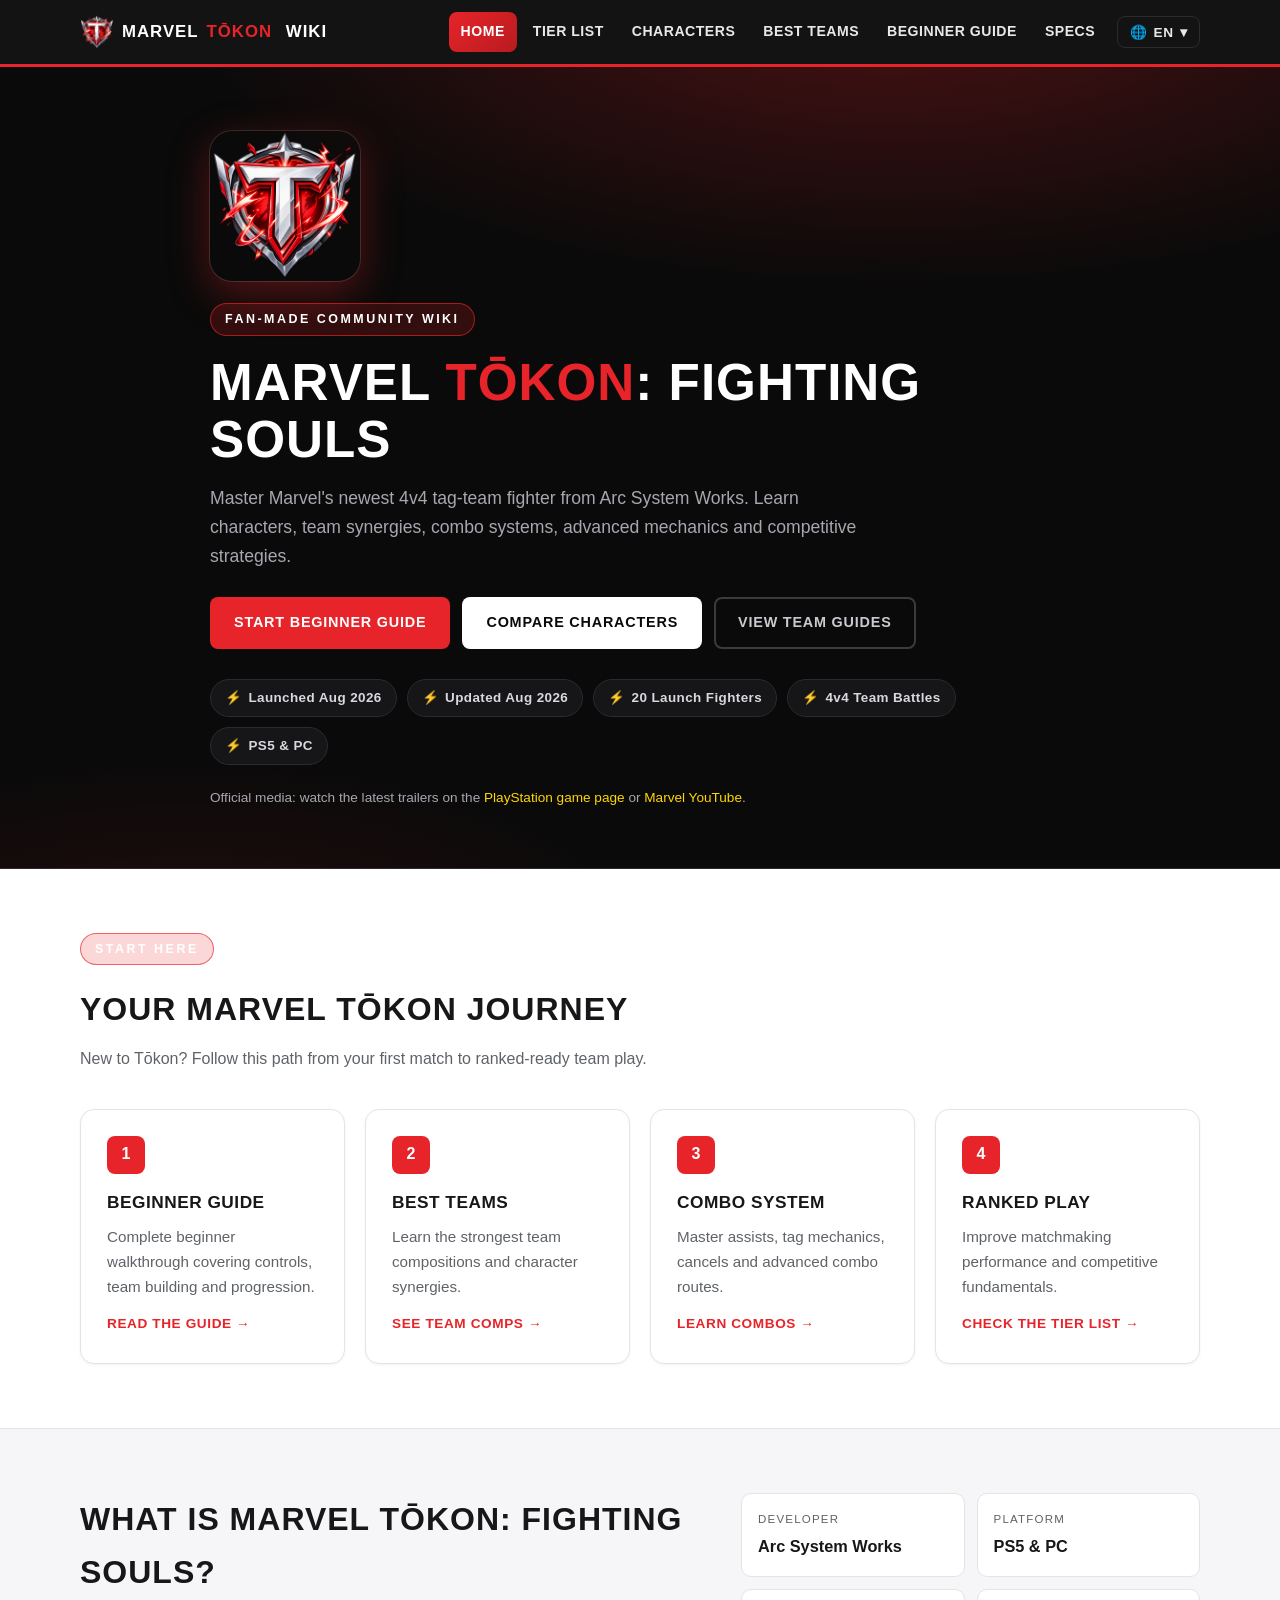
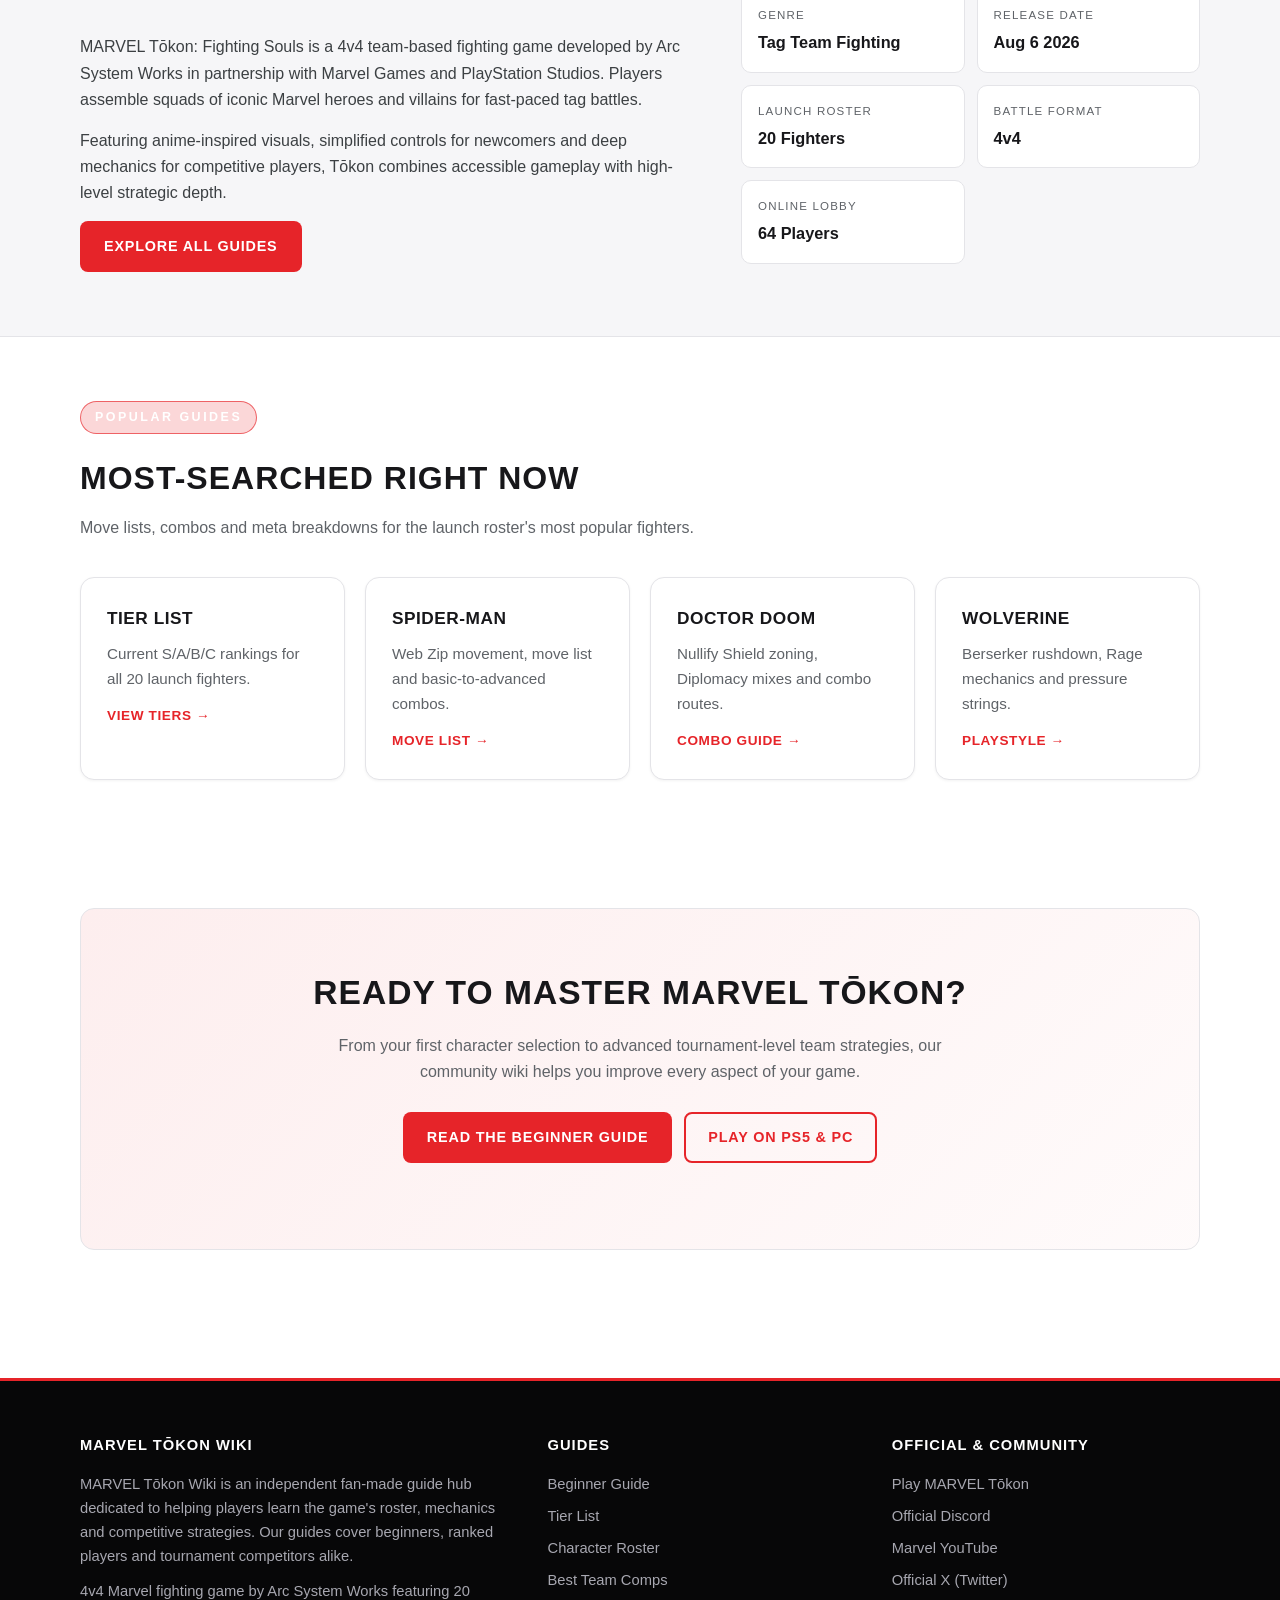
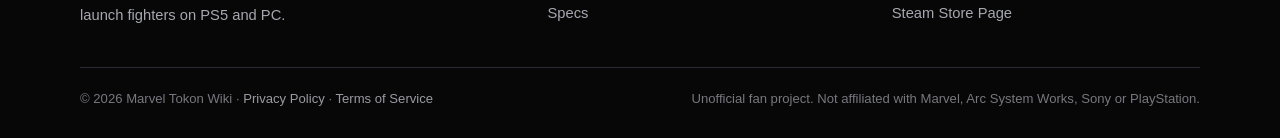
<file: index.html>
<!doctype html>
<html lang="en">
<head>
<!-- GA_SNIPPET -->
<!-- Google tag (gtag.js) -->
<script async src="https://www.googletagmanager.com/gtag/js?id=G-MLSF5EJ6S0"></script>
<script>
  window.dataLayer = window.dataLayer || [];
  function gtag(){dataLayer.push(arguments);}
  gtag('js', new Date());

  gtag('config', 'G-MLSF5EJ6S0');
</script>
<!-- /GA_SNIPPET -->
<meta charset="UTF-8">
<meta name="viewport" content="width=device-width, initial-scale=1.0">
<title>MARVEL Tōkon Wiki – Tier List, Roster, Guides &amp; Requirements</title>
<meta name="description" content="The ultimate MARVEL Tōkon wiki: current tier list, full 20-fighter roster, move lists &amp; combos, best team comps, crossplay and PC system requirements.">
<meta name="keywords" content="MARVEL Tokon, Marvel Tōkon Fighting Souls, tier list, roster">
<link rel="canonical" href="https://www.marveltokonwiki.wiki/">
<meta property="og:type" content="website">
<meta property="og:site_name" content="Marvel Tokon Wiki">
<meta property="og:title" content="MARVEL Tōkon Wiki – Tier List, Roster, Guides &amp; Requirements">
<meta property="og:description" content="The ultimate MARVEL Tōkon wiki: tier list, full roster, move lists &amp; combos, best team comps, crossplay and PC system requirements.">
<meta property="og:url" content="https://www.marveltokonwiki.wiki/">
<meta name="twitter:card" content="summary">
<link rel="icon" href="/favicon.ico" sizes="any">
<link rel="icon" href="/favicon-32x32.png" type="image/png" sizes="32x32">
<link rel="icon" href="/favicon-16x16.png" type="image/png" sizes="16x16">
<link rel="apple-touch-icon" href="/apple-touch-icon.png">
<link rel="manifest" href="/site.webmanifest">
<link rel="stylesheet" href="/assets/css/style.css">
<script type="application/ld+json">
{"@context":"https://schema.org","@type":"WebSite","name":"Marvel Tokon Wiki","url":"https://www.marveltokonwiki.wiki/","description":"Community wiki for MARVEL Tōkon: Fighting Souls – tier lists, move lists, combos, team comps and system requirements."}
</script>
</head>
<body>
<header class="site-header">
  <div class="container nav-wrap">
    <a class="brand" href="/"><img src="/favicon-32x32.png" alt="Marvel Tokon Wiki logo">MARVEL <em>Tōkon</em>&nbsp;Wiki</a>
    <button class="nav-toggle" aria-label="Toggle navigation" aria-expanded="false">&#9776;</button>
    <ul class="nav-links">
      <li><a href="/" class="active" data-i18n="nav.home">Home</a></li>
      <li><a href="/tier-list/" data-i18n="nav.tier">Tier List</a></li>
      <li><a href="/characters/" data-i18n="nav.characters">Characters</a></li>
      <li><a href="/guides/best-teams/" data-i18n="nav.teams">Best Teams</a></li>
      <li><a href="/guides/beginner/" data-i18n="nav.beginner">Beginner Guide</a></li>
      <li><a href="/system-requirements/" data-i18n="nav.specs">Specs</a></li>
    </ul>
  </div>
</header>

<main>
  <section class="hero">
    <div class="container hero-inner">
      <img class="hero-logo" src="/logo.png" alt="">
      <span class="eyebrow" data-i18n="home.eyebrow">Fan-Made Community Wiki</span>
      <h1 data-i18n="home.h1">MARVEL <span>Tōkon</span>: Fighting Souls</h1>
      <p class="lead" data-i18n="h.lead">Master Marvel's newest 4v4 tag-team fighter from Arc System Works. Learn characters, team synergies, combo systems, advanced mechanics and competitive strategies.</p>
      <div class="cta-row">
        <a class="btn btn-primary" href="/guides/beginner/" data-i18n="home.cta1">Start Beginner Guide</a>
        <a class="btn btn-light" href="/characters/" data-i18n="home.cta2">Compare Characters</a>
        <a class="btn btn-ghost" href="/guides/best-teams/" data-i18n="home.cta3">View Team Guides</a>
      </div>
      <ul class="hero-stats">
        <li data-i18n="h.stat1">Launched Aug 2026</li>
        <li data-i18n="h.stat2">Updated Aug 2026</li>
        <li data-i18n="h.stat3">20 Launch Fighters</li>
        <li data-i18n="h.stat4">4v4 Team Battles</li>
        <li data-i18n="h.stat5">PS5 &amp; PC</li>
      </ul>
      <p class="video-note" data-i18n="h.video">Official media: watch the latest trailers on the <a href="https://www.playstation.com/games/marvel-tokon-fighting-souls/" target="_blank" rel="noopener">PlayStation game page</a> or <a href="https://www.youtube.com/@Marvel" target="_blank" rel="noopener" data-i18n="f.youtube">Marvel YouTube</a>.</p>
    </div>
  </section>

  <section class="section">
    <div class="container">
      <div class="section-head">
        <span class="eyebrow" data-i18n="home.startEyebrow">Start Here</span>
        <h2 data-i18n="home.startTitle">Your MARVEL Tōkon Journey</h2>
        <p data-i18n="home.startP">New to Tōkon? Follow this path from your first match to ranked-ready team play.</p>
      </div>
      <div class="grid grid-4">
        <article class="card">
          <span class="num">1</span>
          <h3 data-i18n="home.card1"><a href="/guides/beginner/">Beginner Guide</a></h3>
          <p data-i18n="home.card1d">Complete beginner walkthrough covering controls, team building and progression.</p>
          <a class="card-link" href="/guides/beginner/" data-i18n="h.l1">Read the guide &rarr;</a>
        </article>
        <article class="card">
          <span class="num">2</span>
          <h3 data-i18n="home.card2"><a href="/guides/best-teams/">Best Teams</a></h3>
          <p data-i18n="home.card2d">Learn the strongest team compositions and character synergies.</p>
          <a class="card-link" href="/guides/best-teams/" data-i18n="h.l2">See team comps &rarr;</a>
        </article>
        <article class="card">
          <span class="num">3</span>
          <h3 data-i18n="home.card3"><a href="/characters/spider-man/">Combo System</a></h3>
          <p data-i18n="home.card3d">Master assists, tag mechanics, cancels and advanced combo routes.</p>
          <a class="card-link" href="/characters/spider-man/" data-i18n="h.l3">Learn combos &rarr;</a>
        </article>
        <article class="card">
          <span class="num">4</span>
          <h3 data-i18n="home.card4"><a href="/tier-list/">Ranked Play</a></h3>
          <p data-i18n="home.card4d">Improve matchmaking performance and competitive fundamentals.</p>
          <a class="card-link" href="/tier-list/" data-i18n="h.l4">Check the tier list &rarr;</a>
        </article>
      </div>
    </div>
  </section>

  <section class="section section-alt">
    <div class="container about-grid">
      <div class="about-copy">
        <div class="section-head">
          <h2 data-i18n="home.aboutTitle">What is MARVEL Tōkon: Fighting Souls?</h2>
        </div>
        <p data-i18n="h.aboutP1">MARVEL Tōkon: Fighting Souls is a 4v4 team-based fighting game developed by Arc System Works in partnership with Marvel Games and PlayStation Studios. Players assemble squads of iconic Marvel heroes and villains for fast-paced tag battles.</p>
        <p data-i18n="h.aboutP2">Featuring anime-inspired visuals, simplified controls for newcomers and deep mechanics for competitive players, Tōkon combines accessible gameplay with high-level strategic depth.</p>
        <a class="btn btn-primary" href="/characters/" data-i18n="home.aboutCta">Explore All Guides</a>
      </div>
      <div class="stat-grid">
        <div class="stat-item"><div class="label">Developer</div><div class="value">Arc System Works</div></div>
        <div class="stat-item"><div class="label">Platform</div><div class="value">PS5 &amp; PC</div></div>
        <div class="stat-item"><div class="label">Genre</div><div class="value">Tag Team Fighting</div></div>
        <div class="stat-item"><div class="label">Release Date</div><div class="value">Aug 6 2026</div></div>
        <div class="stat-item"><div class="label">Launch Roster</div><div class="value">20 Fighters</div></div>
        <div class="stat-item"><div class="label">Battle Format</div><div class="value">4v4</div></div>
        <div class="stat-item"><div class="label">Online Lobby</div><div class="value">64 Players</div></div>
      </div>
    </div>
  </section>

  <section class="section">
    <div class="container">
      <div class="section-head">
        <span class="eyebrow" data-i18n="home.popEyebrow">Popular Guides</span>
        <h2 data-i18n="home.popTitle">Most-Searched Right Now</h2>
        <p data-i18n="home.popP">Move lists, combos and meta breakdowns for the launch roster's most popular fighters.</p>
      </div>
      <div class="grid grid-4">
        <article class="card"><h3><a href="/tier-list/">Tier List</a></h3><p data-i18n="h.pop1p">Current S/A/B/C rankings for all 20 launch fighters.</p><a class="card-link" href="/tier-list/" data-i18n="h.popl1">View tiers &rarr;</a></article>
        <article class="card"><h3><a href="/characters/spider-man/">Spider-Man</a></h3><p data-i18n="h.pop2p">Web Zip movement, move list and basic-to-advanced combos.</p><a class="card-link" href="/characters/spider-man/" data-i18n="h.popl2">Move list &rarr;</a></article>
        <article class="card"><h3><a href="/characters/doctor-doom/">Doctor Doom</a></h3><p data-i18n="h.pop3p">Nullify Shield zoning, Diplomacy mixes and combo routes.</p><a class="card-link" href="/characters/doctor-doom/" data-i18n="h.popl3">Combo guide &rarr;</a></article>
        <article class="card"><h3><a href="/characters/wolverine/">Wolverine</a></h3><p data-i18n="h.pop4p">Berserker rushdown, Rage mechanics and pressure strings.</p><a class="card-link" href="/characters/wolverine/" data-i18n="h.popl4">Playstyle &rarr;</a></article>
      </div>
    </div>
  </section>

  <section class="section">
    <div class="container">
      <div class="final-cta">
        <h2 data-i18n="home.ctaTitle">Ready to Master MARVEL Tōkon?</h2>
        <p data-i18n="home.ctaP">From your first character selection to advanced tournament-level team strategies, our community wiki helps you improve every aspect of your game.</p>
        <div class="cta-row" style="justify-content:center">
          <a class="btn btn-primary" href="/guides/beginner/" data-i18n="home.ctaB1">Read the Beginner Guide</a>
          <a class="btn btn-outline" href="https://www.playstation.com/games/marvel-tokon-fighting-souls/" target="_blank" rel="noopener" data-i18n="home.ctaB2">Play on PS5 &amp; PC</a>
        </div>
      </div>
    </div>
  </section>
</main>

<footer class="site-footer">
  <div class="container">
    <div class="footer-grid">
      <div>
        <h4>MARVEL Tōkon Wiki</h4>
        <p data-i18n="f.about1home">MARVEL Tōkon Wiki is an independent fan-made guide hub dedicated to helping players learn the game's roster, mechanics and competitive strategies. Our guides cover beginners, ranked players and tournament competitors alike.</p>
        <p style="margin-top:10px" data-i18n="f.about2">4v4 Marvel fighting game by Arc System Works featuring 20 launch fighters on PS5 and PC.</p>
      </div>
      <div>
        <h4 data-i18n="footer.guides">Guides</h4>
        <ul>
          <li><a href="/guides/beginner/" data-i18n="nav.beginner">Beginner Guide</a></li>
          <li><a href="/tier-list/" data-i18n="nav.tier">Tier List</a></li>
          <li data-i18n="f.roster"><a href="/characters/">Character Roster</a></li>
          <li data-i18n="f.teams"><a href="/guides/best-teams/">Best Team Comps</a></li>
          <li><a href="/system-requirements/" data-i18n="nav.specs">Specs</a></li>
        </ul>
      </div>
      <div>
        <h4 data-i18n="footer.official">Official &amp; Community</h4>
        <ul>
          <li><a href="https://www.playstation.com/games/marvel-tokon-fighting-souls/" target="_blank" rel="noopener" data-i18n="f.play">Play MARVEL Tōkon</a></li>
          <li><a href="https://discord.gg/marveltokonofficial" target="_blank" rel="noopener" data-i18n="f.discord">Official Discord</a></li>
          <li><a href="https://www.youtube.com/@Marvel" target="_blank" rel="noopener" data-i18n="f.youtube">Marvel YouTube</a></li>
          <li><a href="https://x.com/MARVELTokon" target="_blank" rel="noopener" data-i18n="f.x">Official X (Twitter)</a></li>
          <li><a href="https://store.steampowered.com/app/3787240/MARVEL_Tkon_Fighting_Souls/" target="_blank" rel="noopener" data-i18n="f.steam">Steam Store Page</a></li>
        </ul>
      </div>
    </div>
    <div class="footer-bottom">
      <span data-i18n="f.copy">&copy; <span data-year>2026</span> Marvel Tokon Wiki &middot; <a href="/privacy/">Privacy Policy</a> &middot; <a href="/terms/">Terms of Service</a></span>
      <span data-i18n="footer.disclaimer">Unofficial fan project. Not affiliated with Marvel, Arc System Works, Sony or PlayStation.</span>
    </div>
  </div>
</footer>
<script src="/assets/js/main.js"></script>
<script src="/assets/js/i18n-extra-es.js"></script>
<script src="/assets/js/i18n-extra-ja.js"></script>
<script src="/assets/js/i18n-extra-pt.js"></script>
<script src="/assets/js/i18n.js"></script>
</body>
</html>
</file>
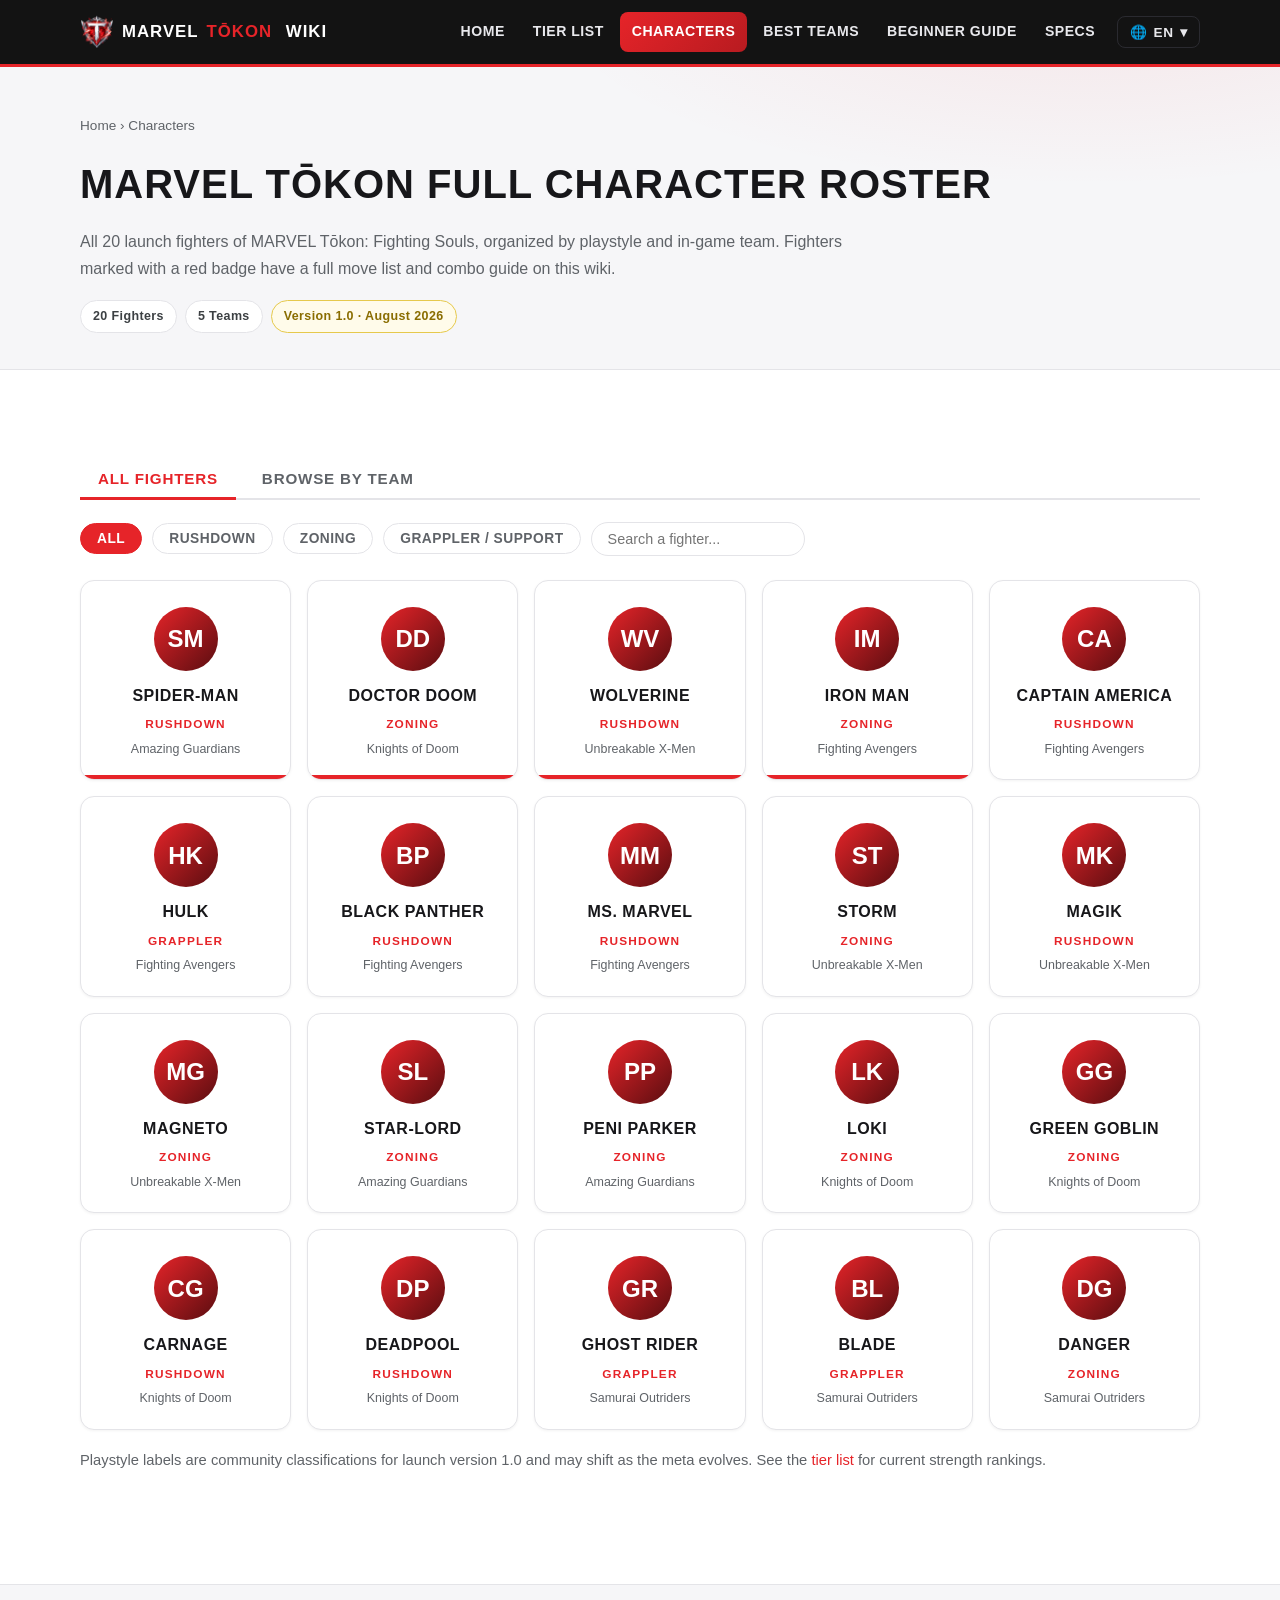
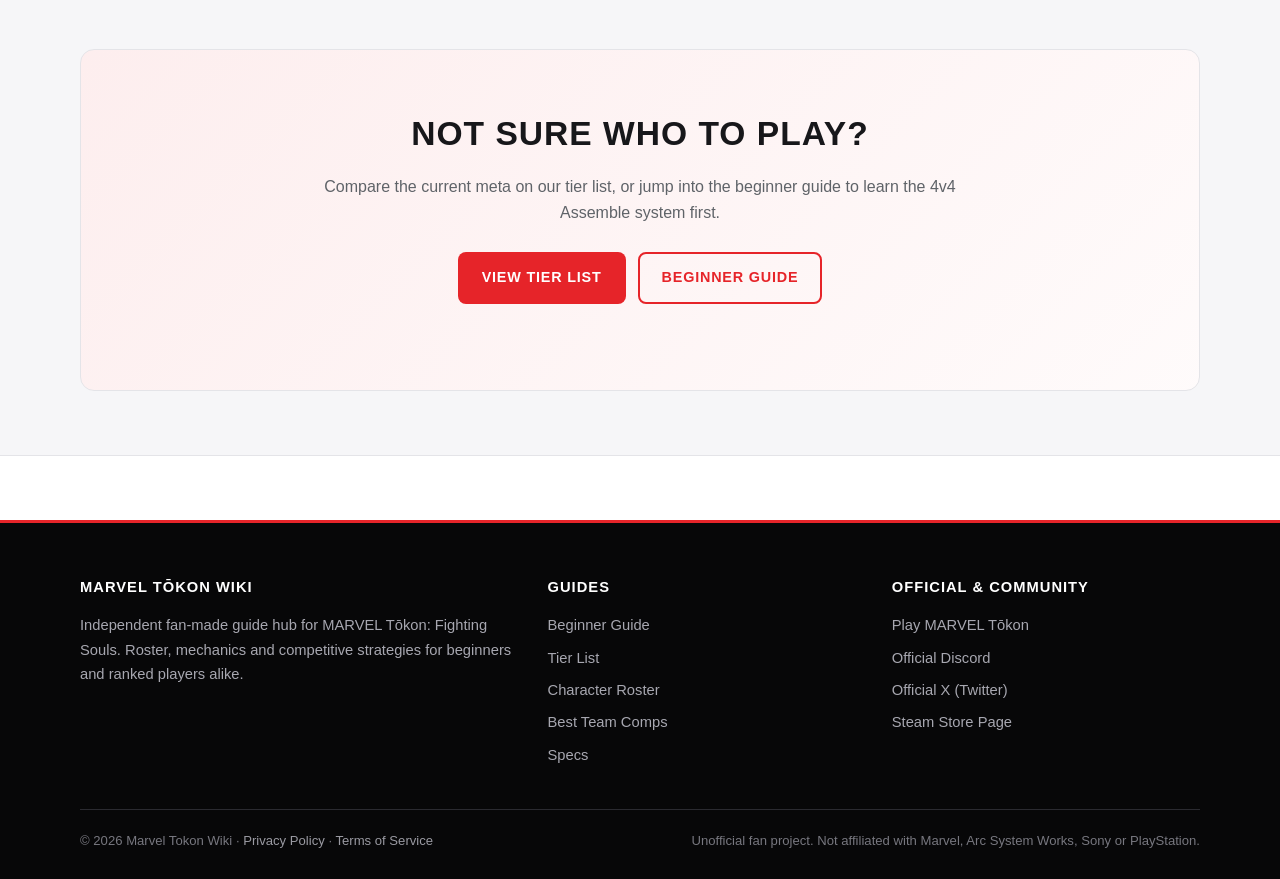
<file: characters/index.html>
<!doctype html>
<html lang="en">
<head>
<!-- GA_SNIPPET -->
<!-- Google tag (gtag.js) -->
<script async src="https://www.googletagmanager.com/gtag/js?id=G-MLSF5EJ6S0"></script>
<script>
  window.dataLayer = window.dataLayer || [];
  function gtag(){dataLayer.push(arguments);}
  gtag('js', new Date());

  gtag('config', 'G-MLSF5EJ6S0');
</script>
<!-- /GA_SNIPPET -->
<meta charset="UTF-8">
<meta name="viewport" content="width=device-width, initial-scale=1.0">
<title>MARVEL Tōkon Full Character Roster – 20 Fighters &amp; Teams</title>
<meta name="description" content="Complete launch roster of MARVEL Tōkon: Fighting Souls. All 20 characters divided into 5 teams with links to move lists.">
<meta name="keywords" content="MARVEL Tokon roster, character list, full roster">
<link rel="canonical" href="https://www.marveltokonwiki.wiki/characters/">
<meta property="og:type" content="article">
<meta property="og:site_name" content="Marvel Tokon Wiki">
<meta property="og:title" content="MARVEL Tōkon Full Character Roster – 20 Fighters &amp; Teams">
<meta property="og:description" content="All 20 launch fighters of MARVEL Tōkon: Fighting Souls, grouped by team with move list links.">
<meta property="og:url" content="https://www.marveltokonwiki.wiki/characters/">
<meta name="twitter:card" content="summary">
<link rel="icon" href="/favicon.ico" sizes="any">
<link rel="icon" href="/favicon-32x32.png" type="image/png" sizes="32x32">
<link rel="apple-touch-icon" href="/apple-touch-icon.png">
<link rel="manifest" href="/site.webmanifest">
<link rel="stylesheet" href="/assets/css/style.css">
</head>
<body>
<header class="site-header">
  <div class="container nav-wrap">
    <a class="brand" href="/"><img src="/favicon-32x32.png" alt="Marvel Tokon Wiki logo">MARVEL <em>Tōkon</em>&nbsp;Wiki</a>
    <button class="nav-toggle" aria-label="Toggle navigation" aria-expanded="false">&#9776;</button>
    <ul class="nav-links">
      <li><a href="/" data-i18n="nav.home">Home</a></li>
      <li><a href="/tier-list/" data-i18n="nav.tier">Tier List</a></li>
      <li><a href="/characters/" class="active" data-i18n="nav.characters">Characters</a></li>
      <li><a href="/guides/best-teams/" data-i18n="nav.teams">Best Teams</a></li>
      <li><a href="/guides/beginner/" data-i18n="nav.beginner">Beginner Guide</a></li>
      <li><a href="/system-requirements/" data-i18n="nav.specs">Specs</a></li>
    </ul>
  </div>
</header>

<main>
  <section class="page-head">
    <div class="container">
      <nav class="breadcrumb" aria-label="Breadcrumb"><a href="/" data-i18n="nav.home">Home</a> &rsaquo; Characters</nav>
      <h1 data-i18n="page.h1.roster">MARVEL Tōkon Full Character Roster</h1>
      <p class="lead" data-i18n="r.lead">All 20 launch fighters of MARVEL Tōkon: Fighting Souls, organized by playstyle and in-game team. Fighters marked with a red badge have a full move list and combo guide on this wiki.</p>
      <div class="meta-chips">
        <span class="chip" data-i18n="chip.f20">20 Fighters</span>
        <span class="chip" data-i18n="chip.t5">5 Teams</span>
        <span class="chip gold" data-i18n="chip.v1">Version 1.0 &middot; August 2026</span>
      </div>
    </div>
  </section>

  <section class="section">
    <div class="container">
      <div class="tabs">
        <div class="tab-buttons" role="tablist">
          <button class="active" data-tab="grid" role="tab" aria-selected="true" data-i18n="tab.all">All Fighters</button>
          <button data-tab="teams" role="tab" aria-selected="false" data-i18n="tab.byteam">Browse by Team</button>
        </div>

        <div class="tab-panel active" data-panel="grid" role="tabpanel">
          <div class="filter-bar">
            <button class="active" data-role="all" data-i18n="f.all">All</button>
            <button data-role="rushdown" data-i18n="f.rush">Rushdown</button>
            <button data-role="zoning" data-i18n="f.zone">Zoning</button>
            <button data-role="grappler" data-i18n="f.grap">Grappler / Support</button>
            <input type="search" placeholder="Search a fighter..." aria-label="Search fighters" data-i18n="r.search">
          </div>
          <div class="roster-grid">
            <div class="char-card has-page" data-role="rushdown" data-name="Spider-Man"><div class="avatar">SM</div><h3><a href="/characters/spider-man/">Spider-Man</a></h3><div class="role" data-i18n="role.rush">Rushdown</div><div class="team" data-i18n="team.amazing">Amazing Guardians</div></div>
            <div class="char-card has-page" data-role="zoning" data-name="Doctor Doom"><div class="avatar">DD</div><h3><a href="/characters/doctor-doom/">Doctor Doom</a></h3><div class="role" data-i18n="role.zone">Zoning</div><div class="team" data-i18n="team.knights">Knights of Doom</div></div>
            <div class="char-card has-page" data-role="rushdown" data-name="Wolverine"><div class="avatar">WV</div><h3><a href="/characters/wolverine/">Wolverine</a></h3><div class="role" data-i18n="role.rush">Rushdown</div><div class="team" data-i18n="team.xmen">Unbreakable X-Men</div></div>
            <div class="char-card has-page" data-role="zoning" data-name="Iron Man"><div class="avatar">IM</div><h3><a href="/characters/iron-man/">Iron Man</a></h3><div class="role" data-i18n="role.zone">Zoning</div><div class="team" data-i18n="team.avengers">Fighting Avengers</div></div>
            <div class="char-card" data-role="rushdown" data-name="Captain America"><div class="avatar">CA</div><h3>Captain America</h3><div class="role" data-i18n="role.rush">Rushdown</div><div class="team" data-i18n="team.avengers">Fighting Avengers</div></div>
            <div class="char-card" data-role="grappler" data-name="Hulk"><div class="avatar">HK</div><h3>Hulk</h3><div class="role" data-i18n="role.grap">Grappler</div><div class="team" data-i18n="team.avengers">Fighting Avengers</div></div>
            <div class="char-card" data-role="rushdown" data-name="Black Panther"><div class="avatar">BP</div><h3>Black Panther</h3><div class="role" data-i18n="role.rush">Rushdown</div><div class="team" data-i18n="team.avengers">Fighting Avengers</div></div>
            <div class="char-card" data-role="rushdown" data-name="Ms. Marvel"><div class="avatar">MM</div><h3>Ms. Marvel</h3><div class="role" data-i18n="role.rush">Rushdown</div><div class="team" data-i18n="team.avengers">Fighting Avengers</div></div>
            <div class="char-card" data-role="zoning" data-name="Storm"><div class="avatar">ST</div><h3>Storm</h3><div class="role" data-i18n="role.zone">Zoning</div><div class="team" data-i18n="team.xmen">Unbreakable X-Men</div></div>
            <div class="char-card" data-role="rushdown" data-name="Magik"><div class="avatar">MK</div><h3>Magik</h3><div class="role" data-i18n="role.rush">Rushdown</div><div class="team" data-i18n="team.xmen">Unbreakable X-Men</div></div>
            <div class="char-card" data-role="zoning" data-name="Magneto"><div class="avatar">MG</div><h3>Magneto</h3><div class="role" data-i18n="role.zone">Zoning</div><div class="team" data-i18n="team.xmen">Unbreakable X-Men</div></div>
            <div class="char-card" data-role="zoning" data-name="Star-Lord"><div class="avatar">SL</div><h3>Star-Lord</h3><div class="role" data-i18n="role.zone">Zoning</div><div class="team" data-i18n="team.amazing">Amazing Guardians</div></div>
            <div class="char-card" data-role="zoning" data-name="Peni Parker"><div class="avatar">PP</div><h3>Peni Parker</h3><div class="role" data-i18n="role.zone">Zoning</div><div class="team" data-i18n="team.amazing">Amazing Guardians</div></div>
            <div class="char-card" data-role="zoning" data-name="Loki"><div class="avatar">LK</div><h3>Loki</h3><div class="role" data-i18n="role.zone">Zoning</div><div class="team" data-i18n="team.knights">Knights of Doom</div></div>
            <div class="char-card" data-role="zoning" data-name="Green Goblin"><div class="avatar">GG</div><h3>Green Goblin</h3><div class="role" data-i18n="role.zone">Zoning</div><div class="team" data-i18n="team.knights">Knights of Doom</div></div>
            <div class="char-card" data-role="rushdown" data-name="Carnage"><div class="avatar">CG</div><h3>Carnage</h3><div class="role" data-i18n="role.rush">Rushdown</div><div class="team" data-i18n="team.knights">Knights of Doom</div></div>
            <div class="char-card" data-role="rushdown" data-name="Deadpool"><div class="avatar">DP</div><h3>Deadpool</h3><div class="role" data-i18n="role.rush">Rushdown</div><div class="team" data-i18n="team.knights">Knights of Doom</div></div>
            <div class="char-card" data-role="grappler" data-name="Ghost Rider"><div class="avatar">GR</div><h3>Ghost Rider</h3><div class="role" data-i18n="role.grap">Grappler</div><div class="team" data-i18n="team.outriders">Samurai Outriders</div></div>
            <div class="char-card" data-role="grappler" data-name="Blade"><div class="avatar">BL</div><h3>Blade</h3><div class="role" data-i18n="role.grap">Grappler</div><div class="team" data-i18n="team.outriders">Samurai Outriders</div></div>
            <div class="char-card" data-role="zoning" data-name="Danger"><div class="avatar">DG</div><h3>Danger</h3><div class="role" data-i18n="role.zone">Zoning</div><div class="team" data-i18n="team.outriders">Samurai Outriders</div></div>
          </div>
          <p class="tier-note" data-i18n="r.note1">Playstyle labels are community classifications for launch version 1.0 and may shift as the meta evolves. See the <a href="/tier-list/">tier list</a> for current strength rankings.</p>
        </div>

        <div class="tab-panel" data-panel="teams" role="tabpanel">
          <div class="team-section">
            <h2>Fighting Avengers</h2>
            <p style="color:var(--text-muted)" data-i18n="r.team1">Marvel's flagship heroes: balanced tools for every matchup.</p>
            <ul class="checklist"><li>Captain America &middot; Iron Man &middot; Hulk &middot; Black Panther &middot; Ms. Marvel</li></ul>
          </div>
          <div class="team-section">
            <h2>Unbreakable X-Men</h2>
            <p style="color:var(--text-muted)" data-i18n="r.team2">Mutant powerhouses with strong movement and mix-up tools.</p>
            <ul class="checklist"><li>Wolverine &middot; Storm &middot; Magik &middot; Magneto</li></ul>
          </div>
          <div class="team-section">
            <h2>Amazing Guardians</h2>
            <p style="color:var(--text-muted)" data-i18n="r.team3">Spider-adjacent heroes and cosmic tricksters.</p>
            <ul class="checklist"><li>Spider-Man &middot; Star-Lord &middot; Peni Parker</li></ul>
          </div>
          <div class="team-section">
            <h2>Knights of Doom</h2>
            <p style="color:var(--text-muted)" data-i18n="r.team4">Villain-heavy squad built around control and chaos.</p>
            <ul class="checklist"><li>Doctor Doom &middot; Loki &middot; Green Goblin &middot; Carnage &middot; Deadpool</li></ul>
          </div>
          <div class="team-section">
            <h2>Samurai Outriders</h2>
            <p style="color:var(--text-muted)" data-i18n="r.team5">Supernatural hunters with close-range pressure.</p>
            <ul class="checklist"><li>Blade &middot; Ghost Rider &middot; Danger</li></ul>
          </div>
          <p class="tier-note" data-i18n="r.note2">Team groupings follow the five in-game squads featured in the official character guide.</p>
        </div>
      </div>
    </div>
  </section>

  <section class="section section-alt">
    <div class="container">
      <div class="final-cta">
        <h2 data-i18n="r.finalH">Not Sure Who to Play?</h2>
        <p data-i18n="r.finalP">Compare the current meta on our tier list, or jump into the beginner guide to learn the 4v4 Assemble system first.</p>
        <div class="cta-row" style="justify-content:center">
          <a class="btn btn-primary" href="/tier-list/" data-i18n="c.btnTier">View Tier List</a>
          <a class="btn btn-outline" href="/guides/beginner/">Beginner Guide</a>
        </div>
      </div>
    </div>
  </section>
</main>

<footer class="site-footer">
  <div class="container">
    <div class="footer-grid">
      <div>
        <h4>MARVEL Tōkon Wiki</h4>
        <p data-i18n="f.about1inner">Independent fan-made guide hub for MARVEL Tōkon: Fighting Souls. Roster, mechanics and competitive strategies for beginners and ranked players alike.</p>
      </div>
      <div>
        <h4 data-i18n="footer.guides">Guides</h4>
        <ul>
          <li><a href="/guides/beginner/" data-i18n="nav.beginner">Beginner Guide</a></li>
          <li><a href="/tier-list/" data-i18n="nav.tier">Tier List</a></li>
          <li data-i18n="f.roster"><a href="/characters/">Character Roster</a></li>
          <li data-i18n="f.teams"><a href="/guides/best-teams/">Best Team Comps</a></li>
          <li><a href="/system-requirements/" data-i18n="nav.specs">Specs</a></li>
        </ul>
      </div>
      <div>
        <h4 data-i18n="footer.official">Official &amp; Community</h4>
        <ul>
          <li><a href="https://www.playstation.com/games/marvel-tokon-fighting-souls/" target="_blank" rel="noopener" data-i18n="f.play">Play MARVEL Tōkon</a></li>
          <li><a href="https://discord.gg/marveltokonofficial" target="_blank" rel="noopener" data-i18n="f.discord">Official Discord</a></li>
          <li><a href="https://x.com/MARVELTokon" target="_blank" rel="noopener" data-i18n="f.x">Official X (Twitter)</a></li>
          <li><a href="https://store.steampowered.com/app/3787240/MARVEL_Tkon_Fighting_Souls/" target="_blank" rel="noopener" data-i18n="f.steam">Steam Store Page</a></li>
        </ul>
      </div>
    </div>
    <div class="footer-bottom">
      <span data-i18n="f.copy">&copy; <span data-year>2026</span> Marvel Tokon Wiki &middot; <a href="/privacy/">Privacy Policy</a> &middot; <a href="/terms/">Terms of Service</a></span>
      <span data-i18n="footer.disclaimer">Unofficial fan project. Not affiliated with Marvel, Arc System Works, Sony or PlayStation.</span>
    </div>
  </div>
</footer>
<script src="/assets/js/main.js"></script>
<script src="/assets/js/i18n-extra-es.js"></script>
<script src="/assets/js/i18n-extra-ja.js"></script>
<script src="/assets/js/i18n-extra-pt.js"></script>
<script src="/assets/js/i18n.js"></script>
</body>
</html>
</file>
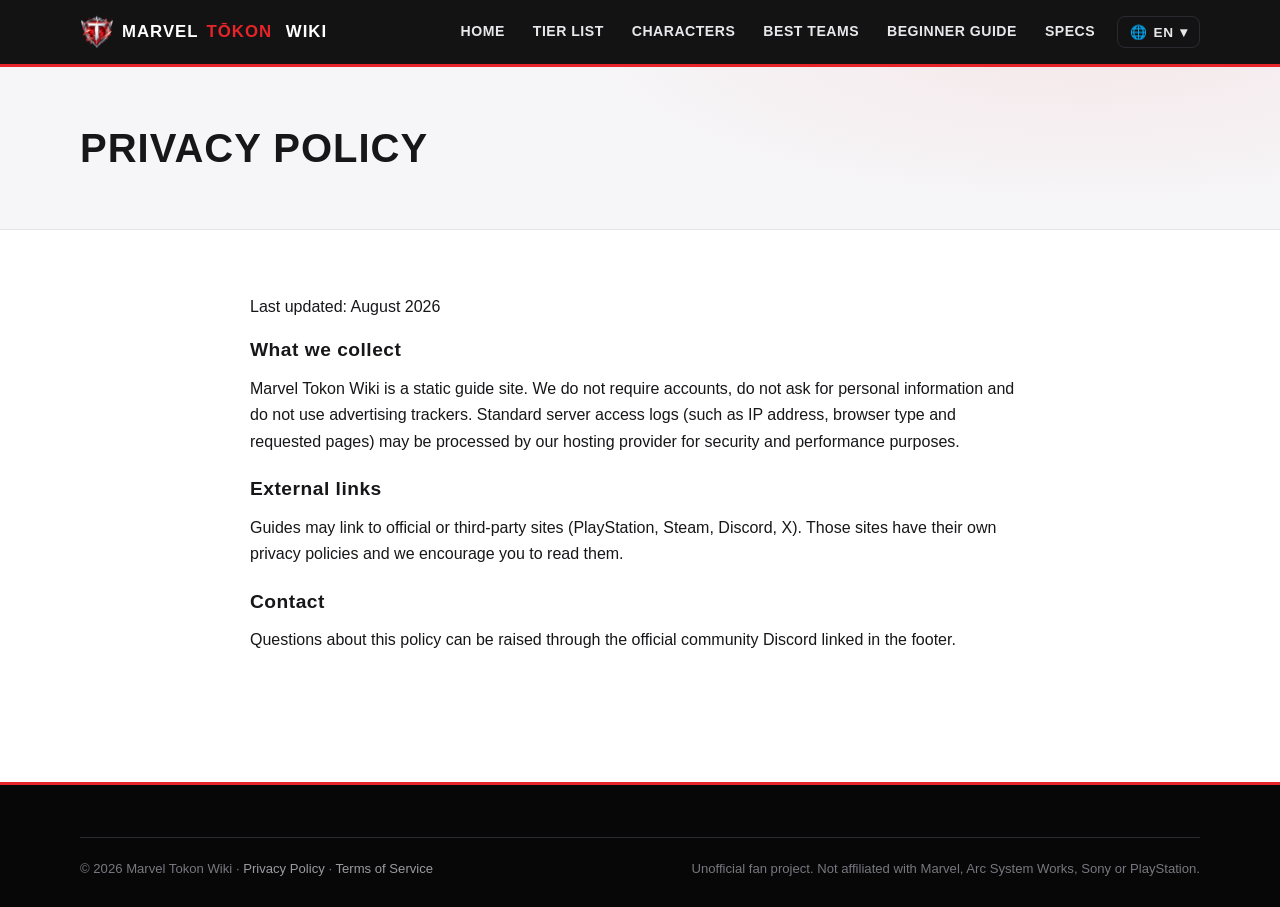
<file: privacy/index.html>
<!doctype html>
<html lang="en">
<head>
<!-- GA_SNIPPET -->
<!-- Google tag (gtag.js) -->
<script async src="https://www.googletagmanager.com/gtag/js?id=G-MLSF5EJ6S0"></script>
<script>
  window.dataLayer = window.dataLayer || [];
  function gtag(){dataLayer.push(arguments);}
  gtag('js', new Date());

  gtag('config', 'G-MLSF5EJ6S0');
</script>
<!-- /GA_SNIPPET -->
<meta charset="UTF-8">
<meta name="viewport" content="width=device-width, initial-scale=1.0">
<title>Privacy Policy – Marvel Tokon Wiki</title>
<meta name="description" content="Privacy policy of Marvel Tokon Wiki, an independent fan-made guide site for MARVEL Tōkon: Fighting Souls players.">
<meta name="robots" content="noindex">
<link rel="canonical" href="https://www.marveltokonwiki.wiki/privacy/">
<link rel="icon" href="/favicon.ico" sizes="any">
<link rel="stylesheet" href="/assets/css/style.css">
</head>
<body>
<header class="site-header">
  <div class="container nav-wrap">
    <a class="brand" href="/"><img src="/favicon-32x32.png" alt="Marvel Tokon Wiki logo">MARVEL <em>Tōkon</em>&nbsp;Wiki</a>
    <button class="nav-toggle" aria-label="Toggle navigation" aria-expanded="false">&#9776;</button>
    <ul class="nav-links">
      <li><a href="/" data-i18n="nav.home">Home</a></li>
      <li><a href="/tier-list/" data-i18n="nav.tier">Tier List</a></li>
      <li><a href="/characters/" data-i18n="nav.characters">Characters</a></li>
      <li><a href="/guides/best-teams/" data-i18n="nav.teams">Best Teams</a></li>
      <li><a href="/guides/beginner/" data-i18n="nav.beginner">Beginner Guide</a></li>
      <li><a href="/system-requirements/" data-i18n="nav.specs">Specs</a></li>
    </ul>
  </div>
</header>
<main>
  <section class="page-head"><div class="container"><h1>Privacy Policy</h1></div></section>
  <section class="section">
    <div class="container" style="max-width:820px">
      <p style="color:var(--text-muted);margin-bottom:14px">Last updated: August 2026</p>
      <h2 style="font-size:1.2rem;margin-bottom:10px">What we collect</h2>
      <p style="color:var(--text-muted);margin-bottom:18px">Marvel Tokon Wiki is a static guide site. We do not require accounts, do not ask for personal information and do not use advertising trackers. Standard server access logs (such as IP address, browser type and requested pages) may be processed by our hosting provider for security and performance purposes.</p>
      <h2 style="font-size:1.2rem;margin-bottom:10px">External links</h2>
      <p style="color:var(--text-muted);margin-bottom:18px">Guides may link to official or third-party sites (PlayStation, Steam, Discord, X). Those sites have their own privacy policies and we encourage you to read them.</p>
      <h2 style="font-size:1.2rem;margin-bottom:10px">Contact</h2>
      <p style="color:var(--text-muted)">Questions about this policy can be raised through the official community Discord linked in the footer.</p>
    </div>
  </section>
</main>
<footer class="site-footer">
  <div class="container">
    <div class="footer-bottom">
      <span data-i18n="f.copy">&copy; <span data-year>2026</span> Marvel Tokon Wiki &middot; <a href="/privacy/">Privacy Policy</a> &middot; <a href="/terms/">Terms of Service</a></span>
      <span data-i18n="footer.disclaimer">Unofficial fan project. Not affiliated with Marvel, Arc System Works, Sony or PlayStation.</span>
    </div>
  </div>
</footer>
<script src="/assets/js/main.js"></script>
<script src="/assets/js/i18n-extra-es.js"></script>
<script src="/assets/js/i18n-extra-ja.js"></script>
<script src="/assets/js/i18n-extra-pt.js"></script>
<script src="/assets/js/i18n.js"></script>
</body>
</html>
</file>
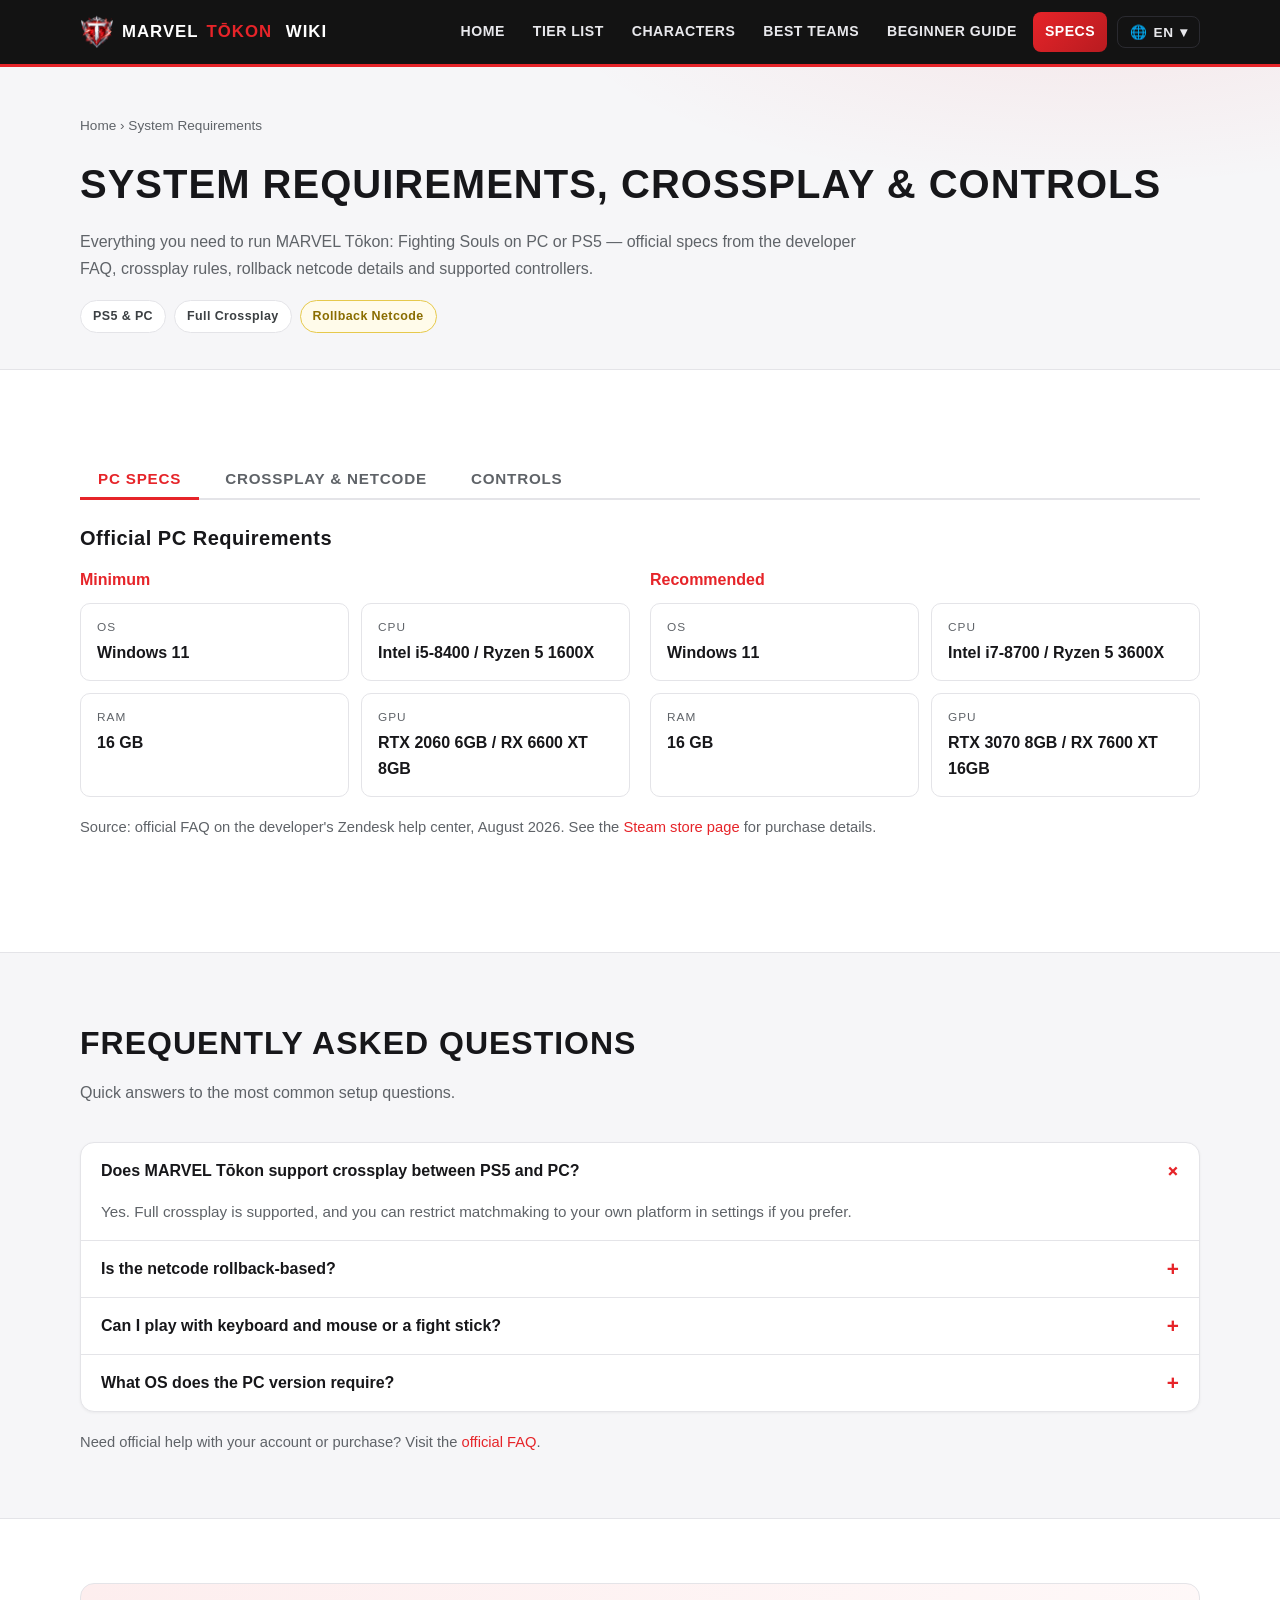
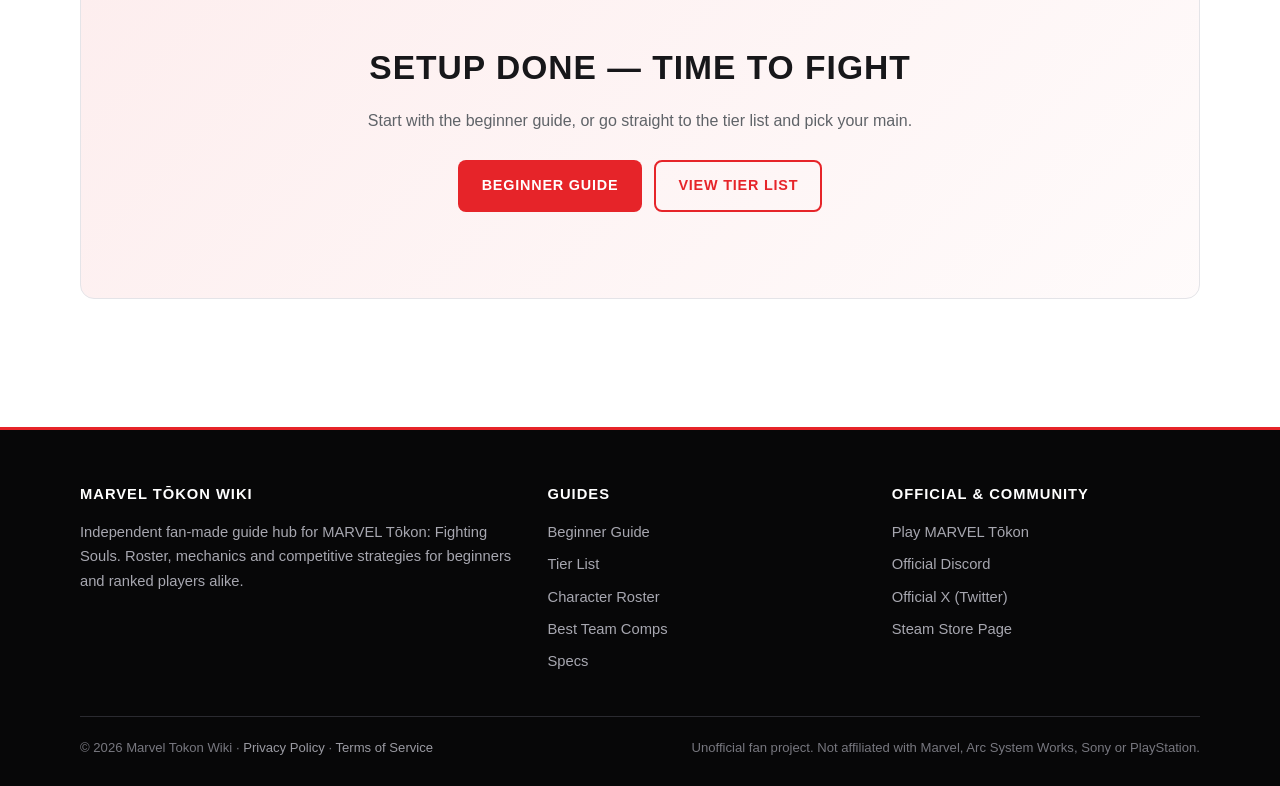
<file: system-requirements/index.html>
<!doctype html>
<html lang="en">
<head>
<!-- GA_SNIPPET -->
<!-- Google tag (gtag.js) -->
<script async src="https://www.googletagmanager.com/gtag/js?id=G-MLSF5EJ6S0"></script>
<script>
  window.dataLayer = window.dataLayer || [];
  function gtag(){dataLayer.push(arguments);}
  gtag('js', new Date());

  gtag('config', 'G-MLSF5EJ6S0');
</script>
<!-- /GA_SNIPPET -->
<meta charset="UTF-8">
<meta name="viewport" content="width=device-width, initial-scale=1.0">
<title>MARVEL Tōkon System Requirements, Crossplay &amp; Controls</title>
<meta name="description" content="Official PC minimum/recommended specs, PS5 DualSense &amp; keyboard controls, crossplay rules and netcode info.">
<meta name="keywords" content="MARVEL Tokon system requirements, crossplay, controls keybinds">
<link rel="canonical" href="https://www.marveltokonwiki.wiki/system-requirements/">
<meta property="og:type" content="article">
<meta property="og:site_name" content="Marvel Tokon Wiki">
<meta property="og:title" content="MARVEL Tōkon System Requirements, Crossplay &amp; Controls">
<meta property="og:description" content="Official PC specs, crossplay rules, netcode details and controller/keyboard controls for MARVEL Tōkon.">
<meta property="og:url" content="https://www.marveltokonwiki.wiki/system-requirements/">
<meta name="twitter:card" content="summary">
<link rel="icon" href="/favicon.ico" sizes="any">
<link rel="icon" href="/favicon-32x32.png" type="image/png" sizes="32x32">
<link rel="apple-touch-icon" href="/apple-touch-icon.png">
<link rel="manifest" href="/site.webmanifest">
<link rel="stylesheet" href="/assets/css/style.css">
</head>
<body>
<header class="site-header">
  <div class="container nav-wrap">
    <a class="brand" href="/"><img src="/favicon-32x32.png" alt="Marvel Tokon Wiki logo">MARVEL <em>Tōkon</em>&nbsp;Wiki</a>
    <button class="nav-toggle" aria-label="Toggle navigation" aria-expanded="false">&#9776;</button>
    <ul class="nav-links">
      <li><a href="/" data-i18n="nav.home">Home</a></li>
      <li><a href="/tier-list/" data-i18n="nav.tier">Tier List</a></li>
      <li><a href="/characters/" data-i18n="nav.characters">Characters</a></li>
      <li><a href="/guides/best-teams/" data-i18n="nav.teams">Best Teams</a></li>
      <li><a href="/guides/beginner/" data-i18n="nav.beginner">Beginner Guide</a></li>
      <li><a href="/system-requirements/" class="active" data-i18n="nav.specs">Specs</a></li>
    </ul>
  </div>
</header>

<main>
  <section class="page-head">
    <div class="container">
      <nav class="breadcrumb" aria-label="Breadcrumb"><a href="/" data-i18n="nav.home">Home</a> &rsaquo; System Requirements</nav>
      <h1 data-i18n="page.h1.sysreq">System Requirements, Crossplay &amp; Controls</h1>
      <p class="lead" data-i18n="s.lead">Everything you need to run MARVEL Tōkon: Fighting Souls on PC or PS5 &mdash; official specs from the developer FAQ, crossplay rules, rollback netcode details and supported controllers.</p>
      <div class="meta-chips">
        <span class="chip" data-i18n="chip.ps5pc">PS5 &amp; PC</span>
        <span class="chip" data-i18n="chip.fc">Full Crossplay</span>
        <span class="chip gold" data-i18n="chip.rn">Rollback Netcode</span>
      </div>
    </div>
  </section>

  <section class="section">
    <div class="container">
      <div class="tabs">
        <div class="tab-buttons" role="tablist">
          <button class="active" data-tab="specs" role="tab" aria-selected="true" data-i18n="tab.specs">PC Specs</button>
          <button data-tab="crossplay" role="tab" aria-selected="false" data-i18n="tab.crossplay">Crossplay &amp; Netcode</button>
          <button data-tab="controls" role="tab" aria-selected="false" data-i18n="tab.controls">Controls</button>
        </div>

        <div class="tab-panel active" data-panel="specs" role="tabpanel">
          <h2 style="font-size:1.25rem;margin-bottom:12px">Official PC Requirements</h2>
          <div class="grid grid-2">
            <div>
              <h3 style="font-size:1rem;color:var(--primary);margin-bottom:10px" data-i18n="s.min">Minimum</h3>
              <div class="kv">
                <div class="cell"><div class="k" data-i18n="s.kos">OS</div><div class="v">Windows 11</div></div>
                <div class="cell"><div class="k" data-i18n="s.kcpu">CPU</div><div class="v">Intel i5-8400 / Ryzen 5 1600X</div></div>
                <div class="cell"><div class="k" data-i18n="s.kram">RAM</div><div class="v">16 GB</div></div>
                <div class="cell"><div class="k" data-i18n="s.kgpu">GPU</div><div class="v">RTX 2060 6GB / RX 6600 XT 8GB</div></div>
              </div>
            </div>
            <div>
              <h3 style="font-size:1rem;color:var(--primary);margin-bottom:10px" data-i18n="s.rec">Recommended</h3>
              <div class="kv">
                <div class="cell"><div class="k" data-i18n="s.kos">OS</div><div class="v">Windows 11</div></div>
                <div class="cell"><div class="k" data-i18n="s.kcpu">CPU</div><div class="v">Intel i7-8700 / Ryzen 5 3600X</div></div>
                <div class="cell"><div class="k" data-i18n="s.kram">RAM</div><div class="v">16 GB</div></div>
                <div class="cell"><div class="k" data-i18n="s.kgpu">GPU</div><div class="v">RTX 3070 8GB / RX 7600 XT 16GB</div></div>
              </div>
            </div>
          </div>
          <p class="tier-note" data-i18n="s.note">Source: official FAQ on the developer's Zendesk help center, August 2026. See the <a href="https://store.steampowered.com/app/3787240/MARVEL_Tkon_Fighting_Souls/" target="_blank" rel="noopener">Steam store page</a> for purchase details.</p>
        </div>

        <div class="tab-panel" data-panel="crossplay" role="tabpanel">
          <h2 style="font-size:1.25rem;margin-bottom:12px" data-i18n="s.h2x">Crossplay &amp; Netcode</h2>
          <ul class="checklist">
            <li data-i18n="s.x1"><strong>Full PS5 &harr; PC crossplay</strong> is supported at launch.</li>
            <li data-i18n="s.x2">Matchmaking can be set to <strong>All</strong> (both platforms) or <strong>Same Platform Only</strong> in the online settings.</li>
            <li data-i18n="s.x3">The game uses <strong>rollback netcode</strong> for online matches.</li>
            <li data-i18n="s.x4">Launch window note: PC players reported performance and rollback issues in the first days; the developers have been improving stability through patches.</li>
            <li data-i18n="s.x5">The online lobby hub supports up to <strong>64 players</strong>.</li>
          </ul>
        </div>

        <div class="tab-panel" data-panel="controls" role="tabpanel">
          <h2 style="font-size:1.25rem;margin-bottom:12px" data-i18n="s.h2k">Controllers &amp; Keybinds</h2>
          <ul class="checklist">
            <li data-i18n="s.k1"><strong>PS5 DualSense</strong> is the reference controller (default layout below).</li>
            <li data-i18n="s.k2"><strong>Keyboard</strong> is fully supported on PC.</li>
            <li data-i18n="s.k3"><strong>Arcade sticks and leverless controllers</strong> are supported.</li>
            <li data-i18n="s.k4">Buttons can be remapped in character select, the pause menu or options.</li>
          </ul>
          <div class="table-wrap" style="margin-top:14px">
            <table>
              <thead><tr><th data-i18n="th.action">Action</th><th data-i18n="th.ds">DualSense</th></tr></thead>
              <tbody>
                <tr><td class="move-name">Light / Medium / Heavy attacks</td><td>L &middot; M &middot; H</td></tr>
                <tr><td class="move-name">Unique (character tool)</td><td>R1</td></tr>
                <tr><td class="move-name">Quick Skill</td><td>R2</td></tr>
                <tr><td class="move-name">Assemble (team actions)</td><td>&times;</td></tr>
              </tbody>
            </table>
          </div>
        </div>
      </div>
    </div>
  </section>

  <section class="section section-alt">
    <div class="container">
      <div class="section-head">
        <h2 data-i18n="s.h2f">Frequently Asked Questions</h2>
        <p data-i18n="s.fp">Quick answers to the most common setup questions.</p>
      </div>
      <div class="accordion">
        <div class="accordion-item open">
          <button data-i18n="s.q1">Does MARVEL Tōkon support crossplay between PS5 and PC?</button>
          <div class="accordion-body"><p>Yes. Full crossplay is supported, and you can restrict matchmaking to your own platform in settings if you prefer.</p></div>
        </div>
        <div class="accordion-item">
          <button data-i18n="s.q2">Is the netcode rollback-based?</button>
          <div class="accordion-body"><p data-i18n="s.a2">Yes, the game uses rollback netcode. Early PC performance issues reported at launch are being addressed through patches.</p></div>
        </div>
        <div class="accordion-item">
          <button data-i18n="s.q3">Can I play with keyboard and mouse or a fight stick?</button>
          <div class="accordion-body"><p data-i18n="s.a3">Keyboard is fully supported on PC, along with arcade sticks and leverless controllers. All buttons are remappable.</p></div>
        </div>
        <div class="accordion-item">
          <button data-i18n="s.q4">What OS does the PC version require?</button>
          <div class="accordion-body"><p data-i18n="s.a4">Windows 11 is listed in both the minimum and recommended configurations.</p></div>
        </div>
      </div>
      <p class="tier-note" data-i18n="s.note2">Need official help with your account or purchase? Visit the <a href="https://marveltokon.zendesk.com/hc/en-us/articles/53755888612627-FAQ" target="_blank" rel="noopener">official FAQ</a>.</p>
    </div>
  </section>

  <section class="section">
    <div class="container">
      <div class="final-cta">
        <h2 data-i18n="s.finH">Setup Done &mdash; Time to Fight</h2>
        <p data-i18n="s.finP">Start with the beginner guide, or go straight to the tier list and pick your main.</p>
        <div class="cta-row" style="justify-content:center">
          <a class="btn btn-primary" href="/guides/beginner/" data-i18n="s.btn1">Beginner Guide</a>
          <a class="btn btn-outline" href="/tier-list/">View Tier List</a>
        </div>
      </div>
    </div>
  </section>
</main>

<footer class="site-footer">
  <div class="container">
    <div class="footer-grid">
      <div>
        <h4>MARVEL Tōkon Wiki</h4>
        <p data-i18n="f.about1inner">Independent fan-made guide hub for MARVEL Tōkon: Fighting Souls. Roster, mechanics and competitive strategies for beginners and ranked players alike.</p>
      </div>
      <div>
        <h4 data-i18n="footer.guides">Guides</h4>
        <ul>
          <li><a href="/guides/beginner/" data-i18n="nav.beginner">Beginner Guide</a></li>
          <li><a href="/tier-list/" data-i18n="nav.tier">Tier List</a></li>
          <li data-i18n="f.roster"><a href="/characters/">Character Roster</a></li>
          <li data-i18n="f.teams"><a href="/guides/best-teams/">Best Team Comps</a></li>
          <li><a href="/system-requirements/" data-i18n="nav.specs">Specs</a></li>
        </ul>
      </div>
      <div>
        <h4 data-i18n="footer.official">Official &amp; Community</h4>
        <ul>
          <li><a href="https://www.playstation.com/games/marvel-tokon-fighting-souls/" target="_blank" rel="noopener" data-i18n="f.play">Play MARVEL Tōkon</a></li>
          <li><a href="https://discord.gg/marveltokonofficial" target="_blank" rel="noopener" data-i18n="f.discord">Official Discord</a></li>
          <li><a href="https://x.com/MARVELTokon" target="_blank" rel="noopener" data-i18n="f.x">Official X (Twitter)</a></li>
          <li><a href="https://store.steampowered.com/app/3787240/MARVEL_Tkon_Fighting_Souls/" target="_blank" rel="noopener" data-i18n="f.steam">Steam Store Page</a></li>
        </ul>
      </div>
    </div>
    <div class="footer-bottom">
      <span data-i18n="f.copy">&copy; <span data-year>2026</span> Marvel Tokon Wiki &middot; <a href="/privacy/">Privacy Policy</a> &middot; <a href="/terms/">Terms of Service</a></span>
      <span data-i18n="footer.disclaimer">Unofficial fan project. Not affiliated with Marvel, Arc System Works, Sony or PlayStation.</span>
    </div>
  </div>
</footer>
<script src="/assets/js/main.js"></script>
<script src="/assets/js/i18n-extra-es.js"></script>
<script src="/assets/js/i18n-extra-ja.js"></script>
<script src="/assets/js/i18n-extra-pt.js"></script>
<script src="/assets/js/i18n.js"></script>
</body>
</html>
</file>
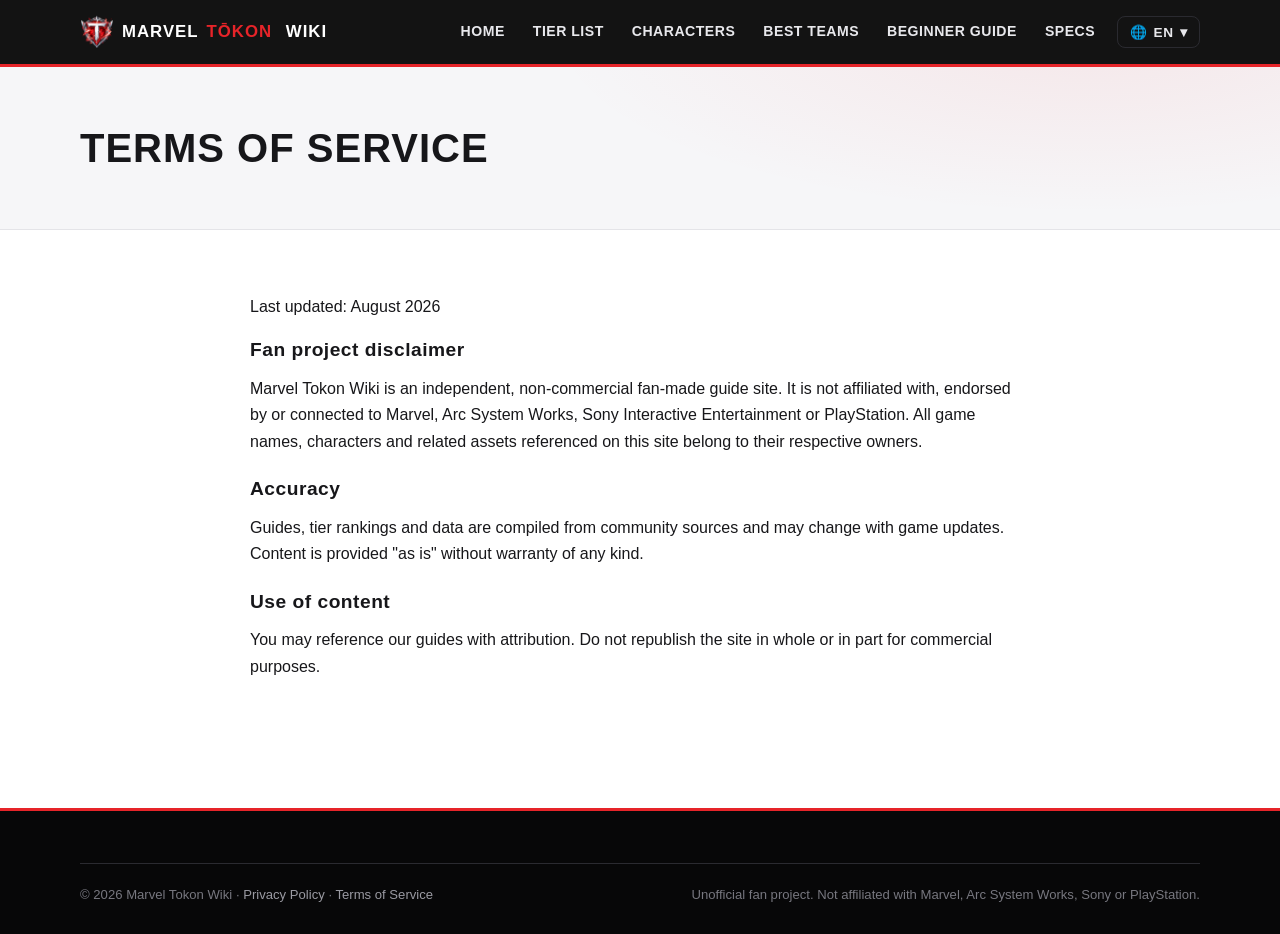
<file: terms/index.html>
<!doctype html>
<html lang="en">
<head>
<!-- GA_SNIPPET -->
<!-- Google tag (gtag.js) -->
<script async src="https://www.googletagmanager.com/gtag/js?id=G-MLSF5EJ6S0"></script>
<script>
  window.dataLayer = window.dataLayer || [];
  function gtag(){dataLayer.push(arguments);}
  gtag('js', new Date());

  gtag('config', 'G-MLSF5EJ6S0');
</script>
<!-- /GA_SNIPPET -->
<meta charset="UTF-8">
<meta name="viewport" content="width=device-width, initial-scale=1.0">
<title>Terms of Service – Marvel Tokon Wiki</title>
<meta name="description" content="Terms of service and fan-project disclaimer of Marvel Tokon Wiki, an independent guide site for MARVEL Tōkon: Fighting Souls.">
<meta name="robots" content="noindex">
<link rel="canonical" href="https://www.marveltokonwiki.wiki/terms/">
<link rel="icon" href="/favicon.ico" sizes="any">
<link rel="stylesheet" href="/assets/css/style.css">
</head>
<body>
<header class="site-header">
  <div class="container nav-wrap">
    <a class="brand" href="/"><img src="/favicon-32x32.png" alt="Marvel Tokon Wiki logo">MARVEL <em>Tōkon</em>&nbsp;Wiki</a>
    <button class="nav-toggle" aria-label="Toggle navigation" aria-expanded="false">&#9776;</button>
    <ul class="nav-links">
      <li><a href="/" data-i18n="nav.home">Home</a></li>
      <li><a href="/tier-list/" data-i18n="nav.tier">Tier List</a></li>
      <li><a href="/characters/" data-i18n="nav.characters">Characters</a></li>
      <li><a href="/guides/best-teams/" data-i18n="nav.teams">Best Teams</a></li>
      <li><a href="/guides/beginner/" data-i18n="nav.beginner">Beginner Guide</a></li>
      <li><a href="/system-requirements/" data-i18n="nav.specs">Specs</a></li>
    </ul>
  </div>
</header>
<main>
  <section class="page-head"><div class="container"><h1>Terms of Service</h1></div></section>
  <section class="section">
    <div class="container" style="max-width:820px">
      <p style="color:var(--text-muted);margin-bottom:14px">Last updated: August 2026</p>
      <h2 style="font-size:1.2rem;margin-bottom:10px">Fan project disclaimer</h2>
      <p style="color:var(--text-muted);margin-bottom:18px">Marvel Tokon Wiki is an independent, non-commercial fan-made guide site. It is not affiliated with, endorsed by or connected to Marvel, Arc System Works, Sony Interactive Entertainment or PlayStation. All game names, characters and related assets referenced on this site belong to their respective owners.</p>
      <h2 style="font-size:1.2rem;margin-bottom:10px">Accuracy</h2>
      <p style="color:var(--text-muted);margin-bottom:18px">Guides, tier rankings and data are compiled from community sources and may change with game updates. Content is provided "as is" without warranty of any kind.</p>
      <h2 style="font-size:1.2rem;margin-bottom:10px">Use of content</h2>
      <p style="color:var(--text-muted)">You may reference our guides with attribution. Do not republish the site in whole or in part for commercial purposes.</p>
    </div>
  </section>
</main>
<footer class="site-footer">
  <div class="container">
    <div class="footer-bottom">
      <span data-i18n="f.copy">&copy; <span data-year>2026</span> Marvel Tokon Wiki &middot; <a href="/privacy/">Privacy Policy</a> &middot; <a href="/terms/">Terms of Service</a></span>
      <span data-i18n="footer.disclaimer">Unofficial fan project. Not affiliated with Marvel, Arc System Works, Sony or PlayStation.</span>
    </div>
  </div>
</footer>
<script src="/assets/js/main.js"></script>
<script src="/assets/js/i18n-extra-es.js"></script>
<script src="/assets/js/i18n-extra-ja.js"></script>
<script src="/assets/js/i18n-extra-pt.js"></script>
<script src="/assets/js/i18n.js"></script>
</body>
</html>
</file>
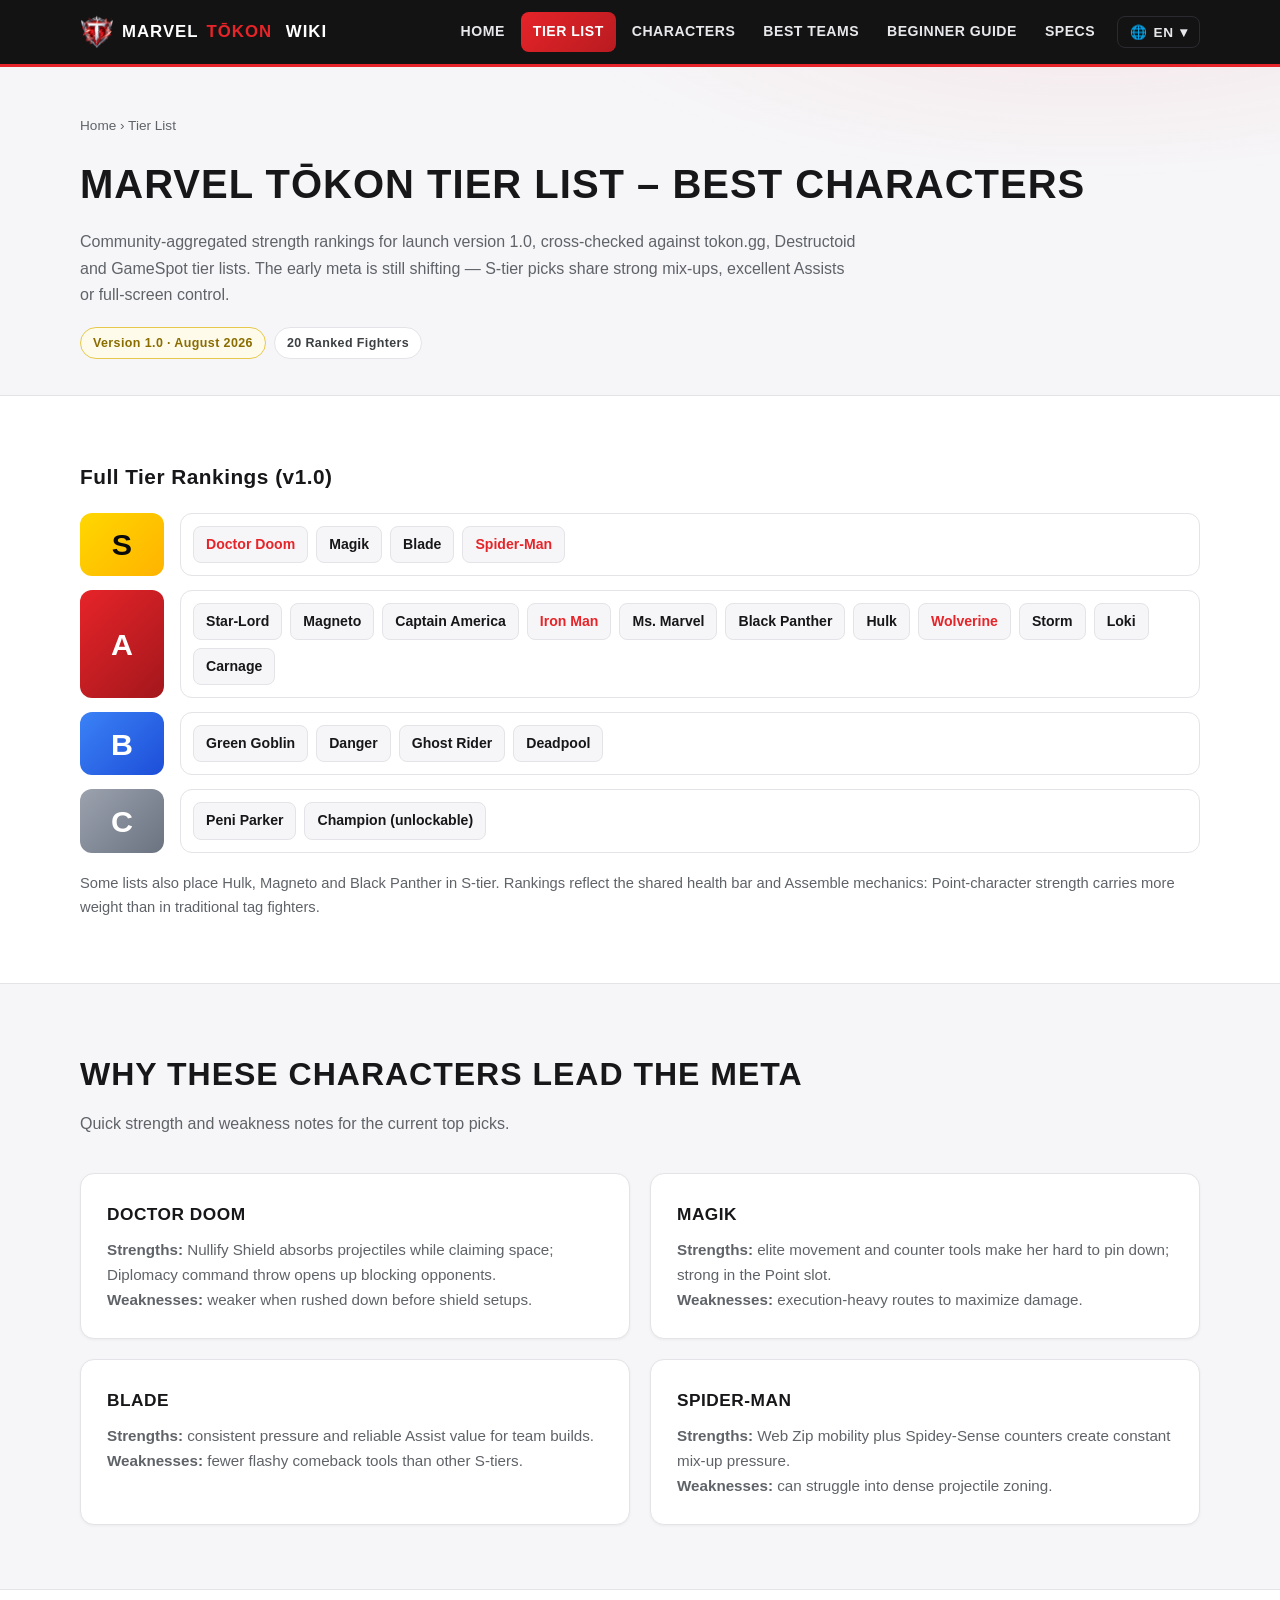
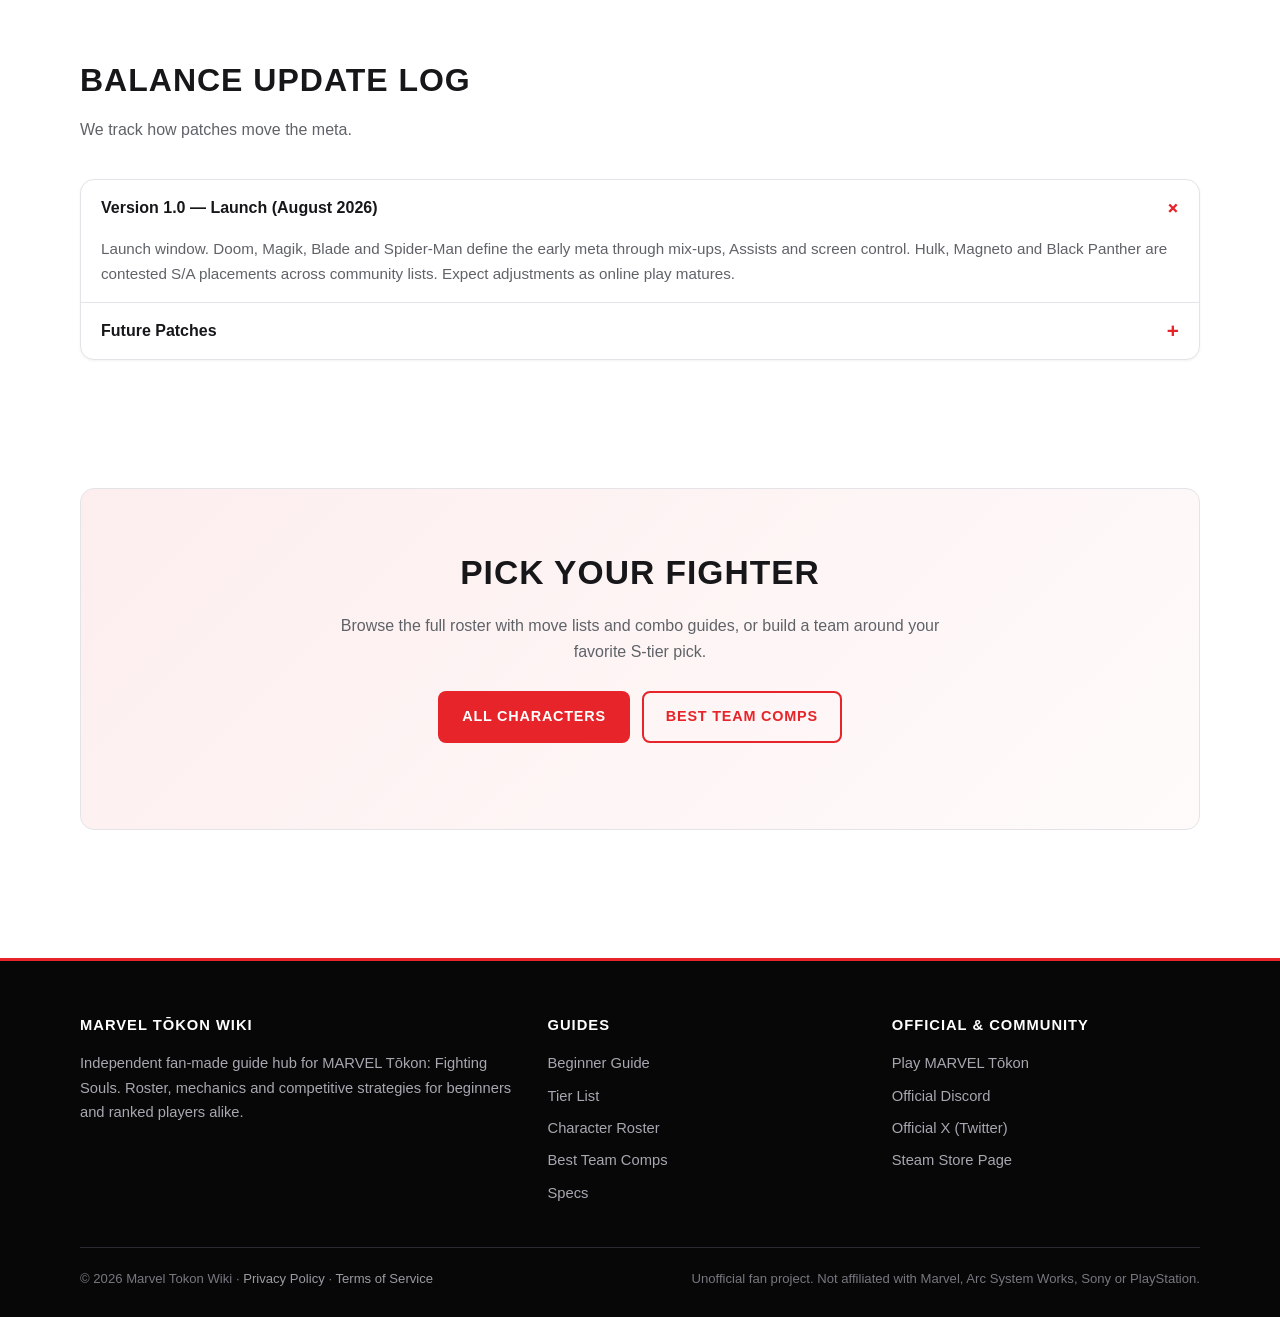
<file: tier-list/index.html>
<!doctype html>
<html lang="en">
<head>
<!-- GA_SNIPPET -->
<!-- Google tag (gtag.js) -->
<script async src="https://www.googletagmanager.com/gtag/js?id=G-MLSF5EJ6S0"></script>
<script>
  window.dataLayer = window.dataLayer || [];
  function gtag(){dataLayer.push(arguments);}
  gtag('js', new Date());

  gtag('config', 'G-MLSF5EJ6S0');
</script>
<!-- /GA_SNIPPET -->
<meta charset="UTF-8">
<meta name="viewport" content="width=device-width, initial-scale=1.0">
<title>MARVEL Tōkon Tier List – Best Characters August 2026</title>
<meta name="description" content="Current MARVEL Tōkon: Fighting Souls tier list. S-tier Magik, Blade, Spider-Man, Doctor Doom and full rankings with team synergy notes.">
<meta name="keywords" content="MARVEL Tokon tier list, best characters, S tier">
<link rel="canonical" href="https://www.marveltokonwiki.wiki/tier-list/">
<meta property="og:type" content="article">
<meta property="og:site_name" content="Marvel Tokon Wiki">
<meta property="og:title" content="MARVEL Tōkon Tier List – Best Characters August 2026">
<meta property="og:description" content="Current S/A/B/C tier rankings for all 20 MARVEL Tōkon launch fighters with team synergy notes.">
<meta property="og:url" content="https://www.marveltokonwiki.wiki/tier-list/">
<meta name="twitter:card" content="summary">
<link rel="icon" href="/favicon.ico" sizes="any">
<link rel="icon" href="/favicon-32x32.png" type="image/png" sizes="32x32">
<link rel="apple-touch-icon" href="/apple-touch-icon.png">
<link rel="manifest" href="/site.webmanifest">
<link rel="stylesheet" href="/assets/css/style.css">
</head>
<body>
<header class="site-header">
  <div class="container nav-wrap">
    <a class="brand" href="/"><img src="/favicon-32x32.png" alt="Marvel Tokon Wiki logo">MARVEL <em>Tōkon</em>&nbsp;Wiki</a>
    <button class="nav-toggle" aria-label="Toggle navigation" aria-expanded="false">&#9776;</button>
    <ul class="nav-links">
      <li><a href="/" data-i18n="nav.home">Home</a></li>
      <li><a href="/tier-list/" class="active" data-i18n="nav.tier">Tier List</a></li>
      <li><a href="/characters/" data-i18n="nav.characters">Characters</a></li>
      <li><a href="/guides/best-teams/" data-i18n="nav.teams">Best Teams</a></li>
      <li><a href="/guides/beginner/" data-i18n="nav.beginner">Beginner Guide</a></li>
      <li><a href="/system-requirements/" data-i18n="nav.specs">Specs</a></li>
    </ul>
  </div>
</header>

<main>
  <section class="page-head">
    <div class="container">
      <nav class="breadcrumb" aria-label="Breadcrumb"><a href="/" data-i18n="nav.home">Home</a> &rsaquo; Tier List</nav>
      <h1 data-i18n="page.h1.tier">MARVEL Tōkon Tier List &ndash; Best Characters</h1>
      <p class="lead" data-i18n="t.lead">Community-aggregated strength rankings for launch version 1.0, cross-checked against tokon.gg, Destructoid and GameSpot tier lists. The early meta is still shifting &mdash; S-tier picks share strong mix-ups, excellent Assists or full-screen control.</p>
      <div class="meta-chips">
        <span class="chip gold" data-i18n="chip.v1">Version 1.0 &middot; August 2026</span>
        <span class="chip" data-i18n="chip.ranked">20 Ranked Fighters</span>
      </div>
    </div>
  </section>

  <section class="section">
    <div class="container">
      <h2 style="font-size:1.3rem;margin-bottom:18px" data-i18n="t.h2full">Full Tier Rankings (v1.0)</h2>
      <div class="tier-row">
        <div class="tier-label s">S</div>
        <div class="tier-cells">
          <span><a href="/characters/doctor-doom/">Doctor Doom</a></span><span>Magik</span><span>Blade</span><span><a href="/characters/spider-man/">Spider-Man</a></span>
        </div>
      </div>
      <div class="tier-row">
        <div class="tier-label a">A</div>
        <div class="tier-cells">
          <span>Star-Lord</span><span>Magneto</span><span>Captain America</span><span><a href="/characters/iron-man/">Iron Man</a></span><span>Ms. Marvel</span><span>Black Panther</span><span>Hulk</span><span><a href="/characters/wolverine/">Wolverine</a></span><span>Storm</span><span>Loki</span><span>Carnage</span>
        </div>
      </div>
      <div class="tier-row">
        <div class="tier-label b">B</div>
        <div class="tier-cells">
          <span>Green Goblin</span><span>Danger</span><span>Ghost Rider</span><span>Deadpool</span>
        </div>
      </div>
      <div class="tier-row">
        <div class="tier-label c">C</div>
        <div class="tier-cells">
          <span>Peni Parker</span><span>Champion (unlockable)</span>
        </div>
      </div>
      <p class="tier-note" data-i18n="t.note1">Some lists also place Hulk, Magneto and Black Panther in S-tier. Rankings reflect the shared health bar and Assemble mechanics: Point-character strength carries more weight than in traditional tag fighters.</p>
    </div>
  </section>

  <section class="section section-alt">
    <div class="container">
      <div class="section-head">
        <h2 data-i18n="t.h2why">Why These Characters Lead the Meta</h2>
        <p data-i18n="t.whyP">Quick strength and weakness notes for the current top picks.</p>
      </div>
      <div class="grid grid-2">
        <article class="card"><h3>Doctor Doom</h3><p data-i18n="t.card1"><strong>Strengths:</strong> Nullify Shield absorbs projectiles while claiming space; Diplomacy command throw opens up blocking opponents.<br><strong>Weaknesses:</strong> weaker when rushed down before shield setups.</p></article>
        <article class="card"><h3>Magik</h3><p data-i18n="t.card2"><strong>Strengths:</strong> elite movement and counter tools make her hard to pin down; strong in the Point slot.<br><strong>Weaknesses:</strong> execution-heavy routes to maximize damage.</p></article>
        <article class="card"><h3>Blade</h3><p data-i18n="t.card3"><strong>Strengths:</strong> consistent pressure and reliable Assist value for team builds.<br><strong>Weaknesses:</strong> fewer flashy comeback tools than other S-tiers.</p></article>
        <article class="card"><h3>Spider-Man</h3><p data-i18n="t.card4"><strong>Strengths:</strong> Web Zip mobility plus Spidey-Sense counters create constant mix-up pressure.<br><strong>Weaknesses:</strong> can struggle into dense projectile zoning.</p></article>
      </div>
    </div>
  </section>

  <section class="section">
    <div class="container">
      <div class="section-head">
        <h2 data-i18n="t.h2log">Balance Update Log</h2>
        <p data-i18n="t.logP">We track how patches move the meta.</p>
      </div>
      <div class="accordion">
        <div class="accordion-item open">
          <button data-i18n="t.acc1b">Version 1.0 &mdash; Launch (August 2026)</button>
          <div class="accordion-body">
            <p data-i18n="t.acc1p">Launch window. Doom, Magik, Blade and Spider-Man define the early meta through mix-ups, Assists and screen control. Hulk, Magneto and Black Panther are contested S/A placements across community lists. Expect adjustments as online play matures.</p>
          </div>
        </div>
        <div class="accordion-item">
          <button data-i18n="t.acc2b">Future Patches</button>
          <div class="accordion-body">
            <p data-i18n="t.acc2p">No balance patch has shipped since launch. When it does, tier movements will be recorded here with patch notes.</p>
          </div>
        </div>
      </div>
    </div>
  </section>

  <section class="section">
    <div class="container">
      <div class="final-cta">
        <h2 data-i18n="t.finalH">Pick Your Fighter</h2>
        <p data-i18n="t.finalP">Browse the full roster with move lists and combo guides, or build a team around your favorite S-tier pick.</p>
        <div class="cta-row" style="justify-content:center">
          <a class="btn btn-primary" href="/characters/">All Characters</a>
          <a class="btn btn-outline" href="/guides/best-teams/">Best Team Comps</a>
        </div>
      </div>
    </div>
  </section>
</main>

<footer class="site-footer">
  <div class="container">
    <div class="footer-grid">
      <div>
        <h4>MARVEL Tōkon Wiki</h4>
        <p data-i18n="f.about1inner">Independent fan-made guide hub for MARVEL Tōkon: Fighting Souls. Roster, mechanics and competitive strategies for beginners and ranked players alike.</p>
      </div>
      <div>
        <h4 data-i18n="footer.guides">Guides</h4>
        <ul>
          <li><a href="/guides/beginner/" data-i18n="nav.beginner">Beginner Guide</a></li>
          <li><a href="/tier-list/" data-i18n="nav.tier">Tier List</a></li>
          <li data-i18n="f.roster"><a href="/characters/">Character Roster</a></li>
          <li data-i18n="f.teams"><a href="/guides/best-teams/">Best Team Comps</a></li>
          <li><a href="/system-requirements/" data-i18n="nav.specs">Specs</a></li>
        </ul>
      </div>
      <div>
        <h4 data-i18n="footer.official">Official &amp; Community</h4>
        <ul>
          <li><a href="https://www.playstation.com/games/marvel-tokon-fighting-souls/" target="_blank" rel="noopener" data-i18n="f.play">Play MARVEL Tōkon</a></li>
          <li><a href="https://discord.gg/marveltokonofficial" target="_blank" rel="noopener" data-i18n="f.discord">Official Discord</a></li>
          <li><a href="https://x.com/MARVELTokon" target="_blank" rel="noopener" data-i18n="f.x">Official X (Twitter)</a></li>
          <li><a href="https://store.steampowered.com/app/3787240/MARVEL_Tkon_Fighting_Souls/" target="_blank" rel="noopener" data-i18n="f.steam">Steam Store Page</a></li>
        </ul>
      </div>
    </div>
    <div class="footer-bottom">
      <span data-i18n="f.copy">&copy; <span data-year>2026</span> Marvel Tokon Wiki &middot; <a href="/privacy/">Privacy Policy</a> &middot; <a href="/terms/">Terms of Service</a></span>
      <span data-i18n="footer.disclaimer">Unofficial fan project. Not affiliated with Marvel, Arc System Works, Sony or PlayStation.</span>
    </div>
  </div>
</footer>
<script src="/assets/js/main.js"></script>
<script src="/assets/js/i18n-extra-es.js"></script>
<script src="/assets/js/i18n-extra-ja.js"></script>
<script src="/assets/js/i18n-extra-pt.js"></script>
<script src="/assets/js/i18n.js"></script>
</body>
</html>
</file>
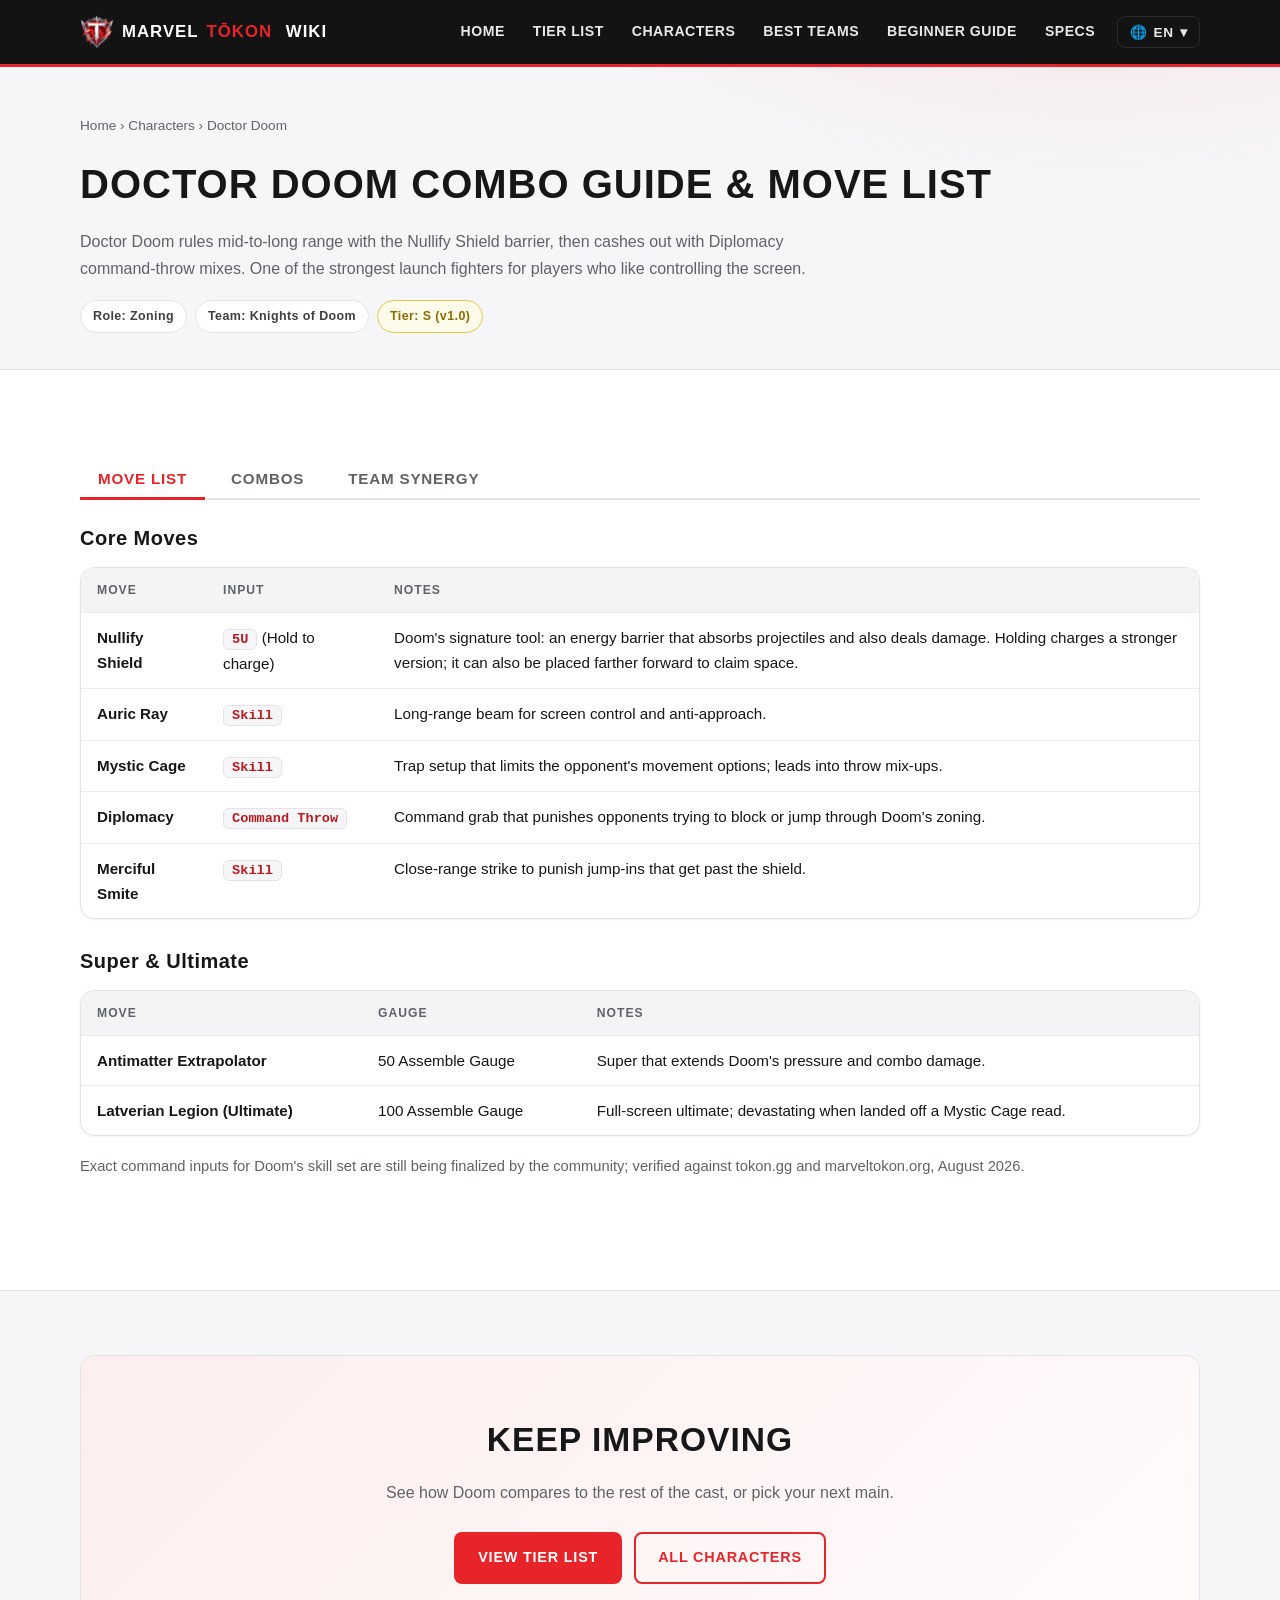
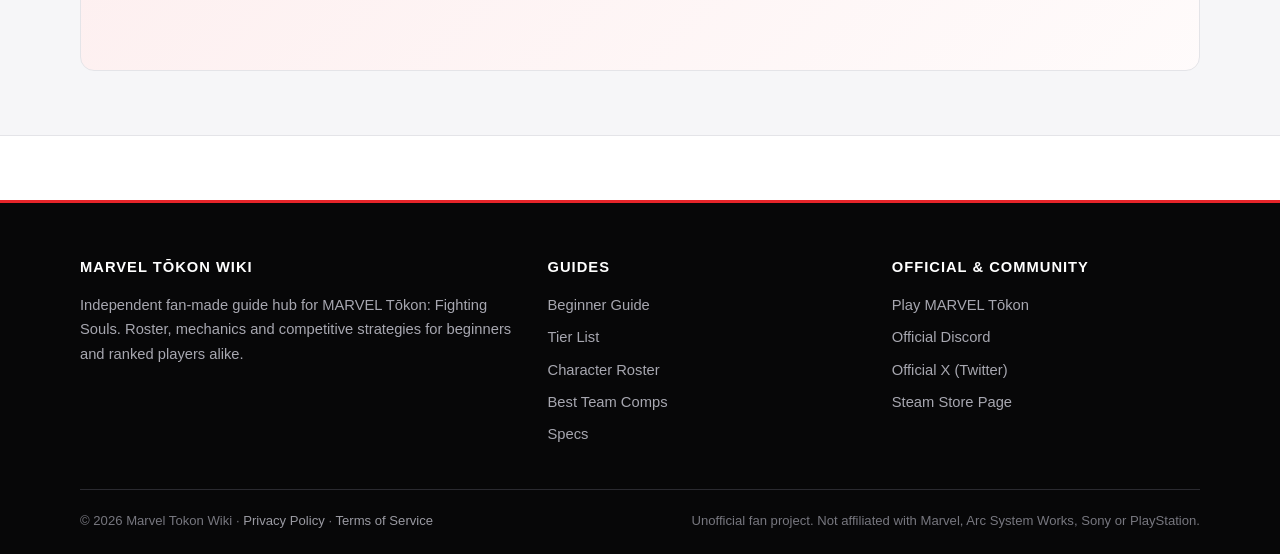
<file: characters/doctor-doom/index.html>
<!doctype html>
<html lang="en">
<head>
<!-- GA_SNIPPET -->
<!-- Google tag (gtag.js) -->
<script async src="https://www.googletagmanager.com/gtag/js?id=G-MLSF5EJ6S0"></script>
<script>
  window.dataLayer = window.dataLayer || [];
  function gtag(){dataLayer.push(arguments);}
  gtag('js', new Date());

  gtag('config', 'G-MLSF5EJ6S0');
</script>
<!-- /GA_SNIPPET -->
<meta charset="UTF-8">
<meta name="viewport" content="width=device-width, initial-scale=1.0">
<title>MARVEL Tōkon Doctor Doom Combo Guide &amp; Move List</title>
<meta name="description" content="Doctor Doom Nullify Shield, Diplomacy, Mystic Cage, Auric Ray and high-damage combo routes in MARVEL Tōkon.">
<meta name="keywords" content="MARVEL Tokon Doctor Doom combo guide">
<link rel="canonical" href="https://www.marveltokonwiki.wiki/characters/doctor-doom/">
<meta property="og:type" content="article">
<meta property="og:site_name" content="Marvel Tokon Wiki">
<meta property="og:title" content="MARVEL Tōkon Doctor Doom Combo Guide &amp; Move List">
<meta property="og:description" content="Doctor Doom Nullify Shield, Diplomacy, Mystic Cage, Auric Ray and high-damage combo routes.">
<meta property="og:url" content="https://www.marveltokonwiki.wiki/characters/doctor-doom/">
<meta name="twitter:card" content="summary">
<link rel="icon" href="/favicon.ico" sizes="any">
<link rel="icon" href="/favicon-32x32.png" type="image/png" sizes="32x32">
<link rel="apple-touch-icon" href="/apple-touch-icon.png">
<link rel="manifest" href="/site.webmanifest">
<link rel="stylesheet" href="/assets/css/style.css">
</head>
<body>
<header class="site-header">
  <div class="container nav-wrap">
    <a class="brand" href="/"><img src="/favicon-32x32.png" alt="Marvel Tokon Wiki logo">MARVEL <em>Tōkon</em>&nbsp;Wiki</a>
    <button class="nav-toggle" aria-label="Toggle navigation" aria-expanded="false">&#9776;</button>
    <ul class="nav-links">
      <li><a href="/" data-i18n="nav.home">Home</a></li>
      <li><a href="/tier-list/" data-i18n="nav.tier">Tier List</a></li>
      <li><a href="/characters/" data-i18n="nav.characters">Characters</a></li>
      <li><a href="/guides/best-teams/" data-i18n="nav.teams">Best Teams</a></li>
      <li><a href="/guides/beginner/" data-i18n="nav.beginner">Beginner Guide</a></li>
      <li><a href="/system-requirements/" data-i18n="nav.specs">Specs</a></li>
    </ul>
  </div>
</header>

<main>
  <section class="page-head">
    <div class="container">
      <nav class="breadcrumb" aria-label="Breadcrumb"><a href="/" data-i18n="nav.home">Home</a> &rsaquo; <a href="/characters/">Characters</a> &rsaquo; Doctor Doom</nav>
      <h1 data-i18n="page.h1.doom">Doctor Doom Combo Guide &amp; Move List</h1>
      <p class="lead" data-i18n="c.dm.lead">Doctor Doom rules mid-to-long range with the Nullify Shield barrier, then cashes out with Diplomacy command-throw mixes. One of the strongest launch fighters for players who like controlling the screen.</p>
      <div class="meta-chips">
        <span class="chip" data-i18n="chip.role.zone">Role: Zoning</span>
        <span class="chip" data-i18n="chip.team.knights">Team: Knights of Doom</span>
        <span class="chip gold" data-i18n="chip.tier.s">Tier: S (v1.0)</span>
      </div>
    </div>
  </section>

  <section class="section">
    <div class="container">
      <div class="tabs">
        <div class="tab-buttons" role="tablist">
          <button class="active" data-tab="moves" role="tab" aria-selected="true" data-i18n="tab.moves">Move List</button>
          <button data-tab="combos" role="tab" aria-selected="false" data-i18n="tab.combos">Combos</button>
          <button data-tab="synergy" role="tab" aria-selected="false" data-i18n="tab.synergy">Team Synergy</button>
        </div>

        <div class="tab-panel active" data-panel="moves" role="tabpanel">
          <h2 style="font-size:1.25rem;margin-bottom:12px" data-i18n="c.h2.core">Core Moves</h2>
          <div class="table-wrap">
            <table>
              <thead><tr><th data-i18n="th.move">Move</th><th data-i18n="th.input">Input</th><th data-i18n="th.notes">Notes</th></tr></thead>
              <tbody>
                <tr><td class="move-name">Nullify Shield</td><td><span class="input">5U</span> (Hold to charge)</td><td data-i18n="c.dm.n1">Doom's signature tool: an energy barrier that absorbs projectiles and also deals damage. Holding charges a stronger version; it can also be placed farther forward to claim space.</td></tr>
                <tr><td class="move-name">Auric Ray</td><td><span class="input">Skill</span></td><td data-i18n="c.dm.n2">Long-range beam for screen control and anti-approach.</td></tr>
                <tr><td class="move-name">Mystic Cage</td><td><span class="input">Skill</span></td><td>Trap setup that limits the opponent's movement options; leads into throw mix-ups.</td></tr>
                <tr><td class="move-name">Diplomacy</td><td><span class="input">Command Throw</span></td><td data-i18n="c.dm.n4">Command grab that punishes opponents trying to block or jump through Doom's zoning.</td></tr>
                <tr><td class="move-name">Merciful Smite</td><td><span class="input">Skill</span></td><td data-i18n="c.dm.n5">Close-range strike to punish jump-ins that get past the shield.</td></tr>
              </tbody>
            </table>
          </div>
          <h2 style="font-size:1.25rem;margin:26px 0 12px" data-i18n="c.h2.super">Super &amp; Ultimate</h2>
          <div class="table-wrap">
            <table>
              <thead><tr><th data-i18n="th.move">Move</th><th data-i18n="th.gauge">Gauge</th><th data-i18n="th.notes">Notes</th></tr></thead>
              <tbody>
                <tr><td class="move-name">Antimatter Extrapolator</td><td data-i18n="c.g50">50 Assemble Gauge</td><td data-i18n="c.dm.sn1">Super that extends Doom's pressure and combo damage.</td></tr>
                <tr><td class="move-name">Latverian Legion (Ultimate)</td><td data-i18n="c.g100">100 Assemble Gauge</td><td data-i18n="c.dm.sn2">Full-screen ultimate; devastating when landed off a Mystic Cage read.</td></tr>
              </tbody>
            </table>
          </div>
          <p class="tier-note" data-i18n="c.dm.note">Exact command inputs for Doom's skill set are still being finalized by the community; verified against tokon.gg and marveltokon.org, August 2026.</p>
        </div>

        <div class="tab-panel" data-panel="combos" role="tabpanel">
          <h2 style="font-size:1.25rem;margin-bottom:12px" data-i18n="c.dm.h2c">High-Damage Combo Routes</h2>
          <div class="table-wrap">
            <table>
              <thead><tr><th>Combo</th><th data-i18n="th.seq">Sequence</th><th data-i18n="th.notes">Notes</th></tr></thead>
              <tbody>
                <tr><td class="move-name" data-i18n="c.cb.basic">Basic</td><td><span class="input">&darr;M &raquo; M &raquo; H &raquo; &darr;H &raquo; JC &raquo; j.H</span></td><td data-i18n="c.dm.cn1">Reliable bread-and-butter into Jump Cancel and an aerial finisher.</td></tr>
                <tr><td class="move-name" data-i18n="c.dm.cb2">Nullify Shield Combo</td><td><span class="input">Forward U &raquo; M &times;3</span></td><td data-i18n="c.dm.cn2">Place the shield forward, then punish the opponent's reaction with a Medium string.</td></tr>
                <tr><td class="move-name" data-i18n="c.dm.cb3">Mystic Cage into Diplomacy</td><td><span class="input">Forward QS+M &raquo; Back QS</span></td><td data-i18n="c.dm.cn3">Cage trap into Quick Skill mix &mdash; sets up the Diplomacy command-throw guess.</td></tr>
                <tr><td class="move-name" data-i18n="c.dm.cb4">Complex Route</td><td><span class="input">&darr;M &raquo; M &raquo; M &raquo; Forward QS+M &raquo; Back QS+M &raquo; H &times;2</span></td><td data-i18n="c.dm.cn4">Advanced side-switching route that ends in a heavy knockdown for oki.</td></tr>
              </tbody>
            </table>
          </div>
          <div class="callout" data-i18n="c.dm.gp">Gameplan: use Nullify Shield to absorb the opponent's approach, then force a guess &mdash; block the Auric Ray or eat Diplomacy. That strike/throw mix is where Doom wins rounds.</div>
        </div>

        <div class="tab-panel" data-panel="synergy" role="tabpanel">
          <h2 style="font-size:1.25rem;margin-bottom:12px" data-i18n="c.dm.h2s">Building a Team Around Doom</h2>
          <p style="color:var(--text-muted);margin-bottom:16px" data-i18n="c.dm.sp">Doom works best as a mid or Anchor: he wants gauge and time to set up shields and traps.</p>
          <ul class="checklist">
            <li data-i18n="c.dm.s1"><strong>Spider-Man (Point):</strong> forces approaches that Doom can punish with placed Nullify Shields.</li>
            <li data-i18n="c.dm.s2"><strong>Iron Man (Assist):</strong> Repulsor Shot assist doubles up Doom's screen control.</li>
            <li data-i18n="c.dm.s3"><strong>Hulk (Assist):</strong> armored assist covers Doom's weaker close-range defense.</li>
          </ul>
          <p style="color:var(--text-muted)" data-i18n="c.dm.see">Full 4v4 builds are covered in the <a href="/guides/best-teams/">best team comps guide</a>.</p>
        </div>
      </div>
    </div>
  </section>

  <section class="section section-alt">
    <div class="container">
      <div class="final-cta">
        <h2 data-i18n="c.finalH">Keep Improving</h2>
        <p data-i18n="c.dm.fp">See how Doom compares to the rest of the cast, or pick your next main.</p>
        <div class="cta-row" style="justify-content:center">
          <a class="btn btn-primary" href="/tier-list/" data-i18n="c.btnTier">View Tier List</a>
          <a class="btn btn-outline" href="/characters/" data-i18n="c.btnChars">All Characters</a>
        </div>
      </div>
    </div>
  </section>
</main>

<footer class="site-footer">
  <div class="container">
    <div class="footer-grid">
      <div>
        <h4>MARVEL Tōkon Wiki</h4>
        <p data-i18n="f.about1inner">Independent fan-made guide hub for MARVEL Tōkon: Fighting Souls. Roster, mechanics and competitive strategies for beginners and ranked players alike.</p>
      </div>
      <div>
        <h4 data-i18n="footer.guides">Guides</h4>
        <ul>
          <li><a href="/guides/beginner/" data-i18n="nav.beginner">Beginner Guide</a></li>
          <li><a href="/tier-list/" data-i18n="nav.tier">Tier List</a></li>
          <li data-i18n="f.roster"><a href="/characters/">Character Roster</a></li>
          <li data-i18n="f.teams"><a href="/guides/best-teams/">Best Team Comps</a></li>
          <li><a href="/system-requirements/" data-i18n="nav.specs">Specs</a></li>
        </ul>
      </div>
      <div>
        <h4 data-i18n="footer.official">Official &amp; Community</h4>
        <ul>
          <li><a href="https://www.playstation.com/games/marvel-tokon-fighting-souls/" target="_blank" rel="noopener" data-i18n="f.play">Play MARVEL Tōkon</a></li>
          <li><a href="https://discord.gg/marveltokonofficial" target="_blank" rel="noopener" data-i18n="f.discord">Official Discord</a></li>
          <li><a href="https://x.com/MARVELTokon" target="_blank" rel="noopener" data-i18n="f.x">Official X (Twitter)</a></li>
          <li><a href="https://store.steampowered.com/app/3787240/MARVEL_Tkon_Fighting_Souls/" target="_blank" rel="noopener" data-i18n="f.steam">Steam Store Page</a></li>
        </ul>
      </div>
    </div>
    <div class="footer-bottom">
      <span data-i18n="f.copy">&copy; <span data-year>2026</span> Marvel Tokon Wiki &middot; <a href="/privacy/">Privacy Policy</a> &middot; <a href="/terms/">Terms of Service</a></span>
      <span data-i18n="footer.disclaimer">Unofficial fan project. Not affiliated with Marvel, Arc System Works, Sony or PlayStation.</span>
    </div>
  </div>
</footer>
<script src="/assets/js/main.js"></script>
<script src="/assets/js/i18n-extra-es.js"></script>
<script src="/assets/js/i18n-extra-ja.js"></script>
<script src="/assets/js/i18n-extra-pt.js"></script>
<script src="/assets/js/i18n.js"></script>
</body>
</html>
</file>
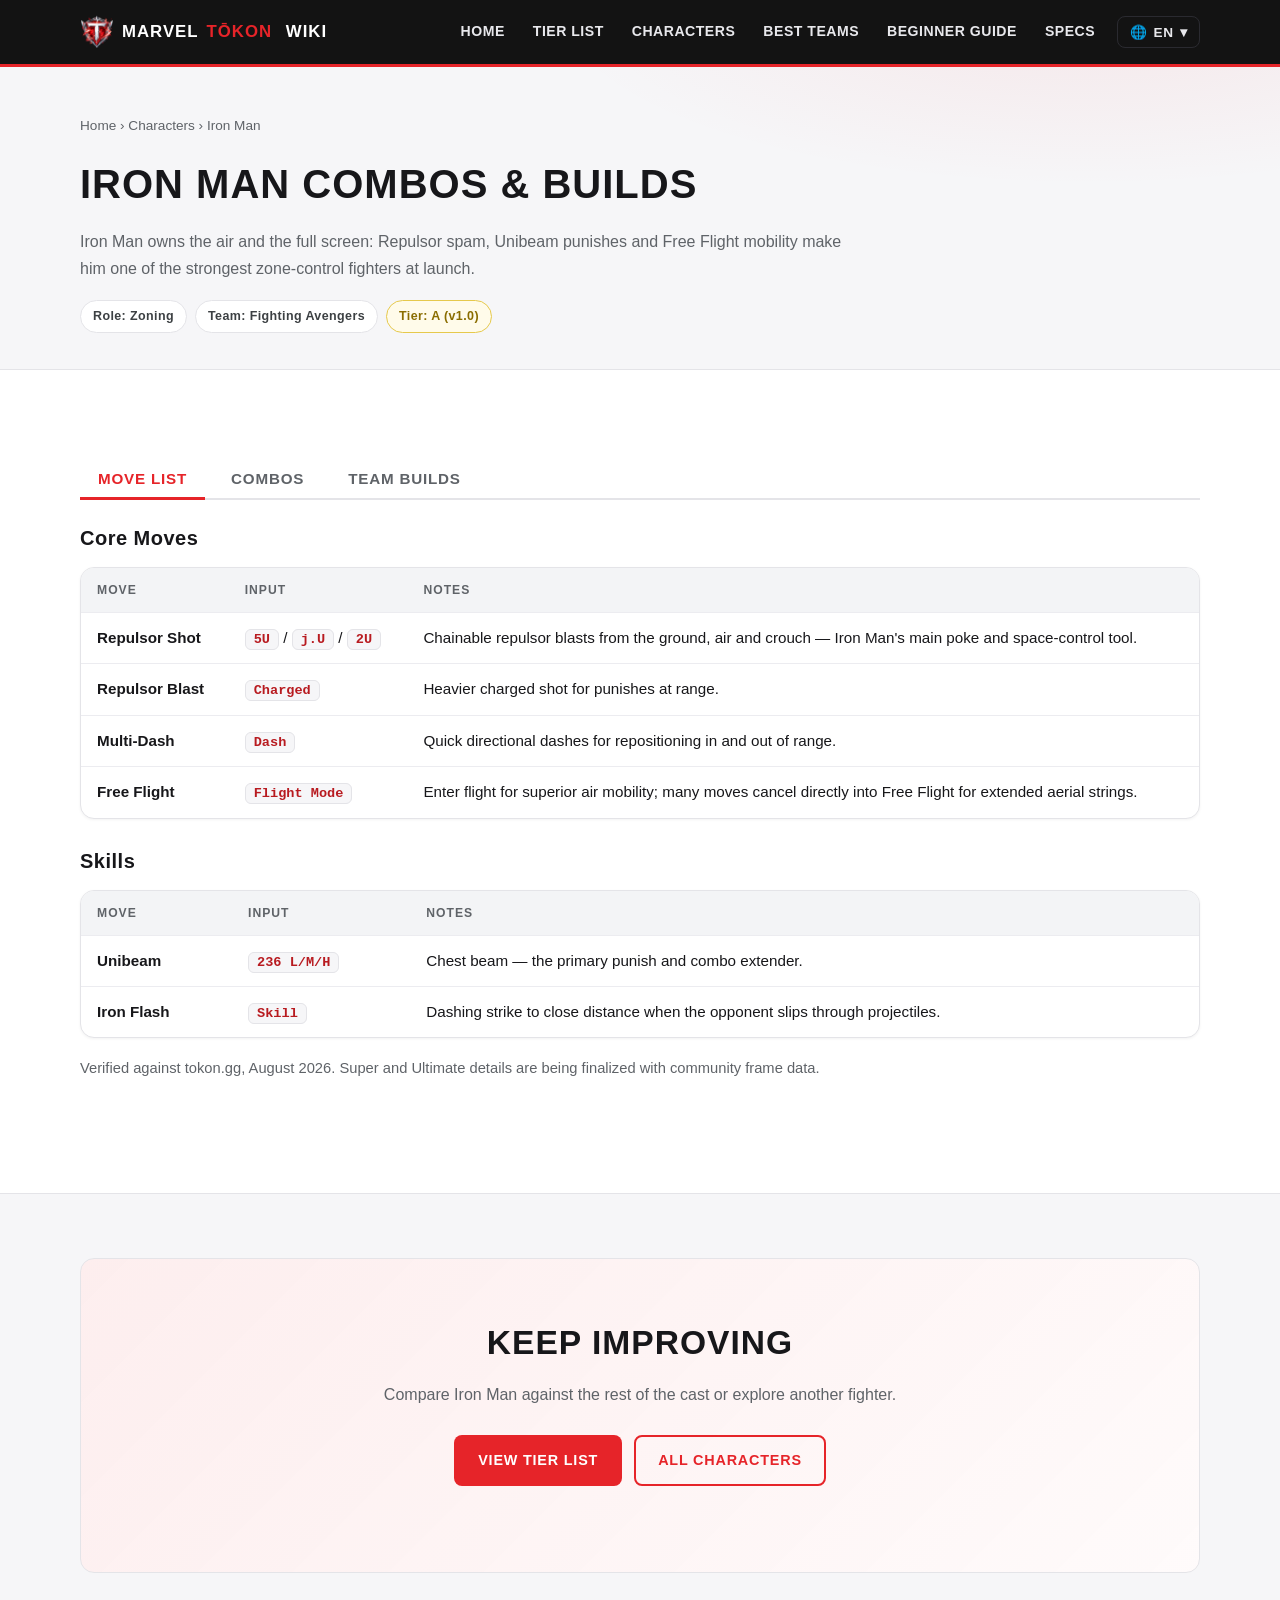
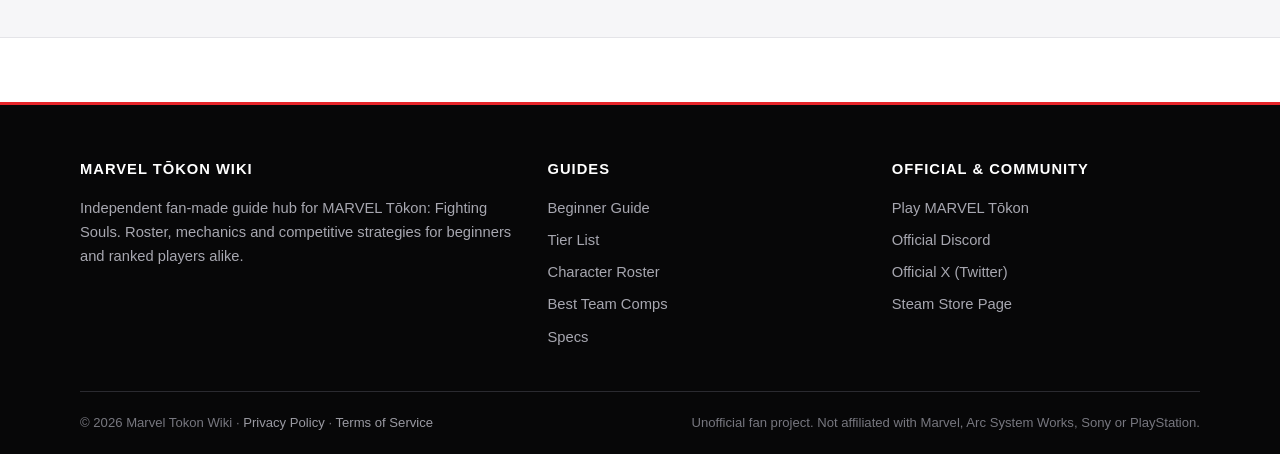
<file: characters/iron-man/index.html>
<!doctype html>
<html lang="en">
<head>
<!-- GA_SNIPPET -->
<!-- Google tag (gtag.js) -->
<script async src="https://www.googletagmanager.com/gtag/js?id=G-MLSF5EJ6S0"></script>
<script>
  window.dataLayer = window.dataLayer || [];
  function gtag(){dataLayer.push(arguments);}
  gtag('js', new Date());

  gtag('config', 'G-MLSF5EJ6S0');
</script>
<!-- /GA_SNIPPET -->
<meta charset="UTF-8">
<meta name="viewport" content="width=device-width, initial-scale=1.0">
<title>MARVEL Tōkon Iron Man Combos &amp; Builds Guide</title>
<meta name="description" content="Iron Man Repulsor Shot, Unibeam, Free Flight zone control combos and team builds in MARVEL Tōkon.">
<meta name="keywords" content="MARVEL Tokon Iron Man combos, Iron Man builds">
<link rel="canonical" href="https://www.marveltokonwiki.wiki/characters/iron-man/">
<meta property="og:type" content="article">
<meta property="og:site_name" content="Marvel Tokon Wiki">
<meta property="og:title" content="MARVEL Tōkon Iron Man Combos &amp; Builds Guide">
<meta property="og:description" content="Iron Man Repulsor Shot, Unibeam, Free Flight zone control combos and team builds.">
<meta property="og:url" content="https://www.marveltokonwiki.wiki/characters/iron-man/">
<meta name="twitter:card" content="summary">
<link rel="icon" href="/favicon.ico" sizes="any">
<link rel="icon" href="/favicon-32x32.png" type="image/png" sizes="32x32">
<link rel="apple-touch-icon" href="/apple-touch-icon.png">
<link rel="manifest" href="/site.webmanifest">
<link rel="stylesheet" href="/assets/css/style.css">
</head>
<body>
<header class="site-header">
  <div class="container nav-wrap">
    <a class="brand" href="/"><img src="/favicon-32x32.png" alt="Marvel Tokon Wiki logo">MARVEL <em>Tōkon</em>&nbsp;Wiki</a>
    <button class="nav-toggle" aria-label="Toggle navigation" aria-expanded="false">&#9776;</button>
    <ul class="nav-links">
      <li><a href="/" data-i18n="nav.home">Home</a></li>
      <li><a href="/tier-list/" data-i18n="nav.tier">Tier List</a></li>
      <li><a href="/characters/" data-i18n="nav.characters">Characters</a></li>
      <li><a href="/guides/best-teams/" data-i18n="nav.teams">Best Teams</a></li>
      <li><a href="/guides/beginner/" data-i18n="nav.beginner">Beginner Guide</a></li>
      <li><a href="/system-requirements/" data-i18n="nav.specs">Specs</a></li>
    </ul>
  </div>
</header>

<main>
  <section class="page-head">
    <div class="container">
      <nav class="breadcrumb" aria-label="Breadcrumb"><a href="/" data-i18n="nav.home">Home</a> &rsaquo; <a href="/characters/">Characters</a> &rsaquo; Iron Man</nav>
      <h1 data-i18n="page.h1.ironman">Iron Man Combos &amp; Builds</h1>
      <p class="lead" data-i18n="c.im.lead">Iron Man owns the air and the full screen: Repulsor spam, Unibeam punishes and Free Flight mobility make him one of the strongest zone-control fighters at launch.</p>
      <div class="meta-chips">
        <span class="chip" data-i18n="chip.role.zone">Role: Zoning</span>
        <span class="chip" data-i18n="chip.team.avengers">Team: Fighting Avengers</span>
        <span class="chip gold" data-i18n="chip.tier.a">Tier: A (v1.0)</span>
      </div>
    </div>
  </section>

  <section class="section">
    <div class="container">
      <div class="tabs">
        <div class="tab-buttons" role="tablist">
          <button class="active" data-tab="moves" role="tab" aria-selected="true" data-i18n="tab.moves">Move List</button>
          <button data-tab="combos" role="tab" aria-selected="false" data-i18n="tab.combos">Combos</button>
          <button data-tab="synergy" role="tab" aria-selected="false" data-i18n="tab.teams">Team Builds</button>
        </div>

        <div class="tab-panel active" data-panel="moves" role="tabpanel">
          <h2 style="font-size:1.25rem;margin-bottom:12px" data-i18n="c.h2.core">Core Moves</h2>
          <div class="table-wrap">
            <table>
              <thead><tr><th data-i18n="th.move">Move</th><th data-i18n="th.input">Input</th><th data-i18n="th.notes">Notes</th></tr></thead>
              <tbody>
                <tr><td class="move-name">Repulsor Shot</td><td><span class="input">5U</span> / <span class="input">j.U</span> / <span class="input">2U</span></td><td data-i18n="c.im.n1">Chainable repulsor blasts from the ground, air and crouch &mdash; Iron Man's main poke and space-control tool.</td></tr>
                <tr><td class="move-name">Repulsor Blast</td><td><span class="input">Charged</span></td><td data-i18n="c.im.n2">Heavier charged shot for punishes at range.</td></tr>
                <tr><td class="move-name">Multi-Dash</td><td><span class="input">Dash</span></td><td data-i18n="c.im.n3">Quick directional dashes for repositioning in and out of range.</td></tr>
                <tr><td class="move-name">Free Flight</td><td><span class="input">Flight Mode</span></td><td data-i18n="c.im.n4">Enter flight for superior air mobility; many moves cancel directly into Free Flight for extended aerial strings.</td></tr>
              </tbody>
            </table>
          </div>
          <h2 style="font-size:1.25rem;margin:26px 0 12px" data-i18n="c.h2.skills">Skills</h2>
          <div class="table-wrap">
            <table>
              <thead><tr><th data-i18n="th.move">Move</th><th data-i18n="th.input">Input</th><th data-i18n="th.notes">Notes</th></tr></thead>
              <tbody>
                <tr><td class="move-name">Unibeam</td><td><span class="input">236 L/M/H</span></td><td data-i18n="c.im.k1">Chest beam &mdash; the primary punish and combo extender.</td></tr>
                <tr><td class="move-name">Iron Flash</td><td><span class="input">Skill</span></td><td data-i18n="c.im.k2">Dashing strike to close distance when the opponent slips through projectiles.</td></tr>
              </tbody>
            </table>
          </div>
          <p class="tier-note" data-i18n="c.im.note">Verified against tokon.gg, August 2026. Super and Ultimate details are being finalized with community frame data.</p>
        </div>

        <div class="tab-panel" data-panel="combos" role="tabpanel">
          <h2 style="font-size:1.25rem;margin-bottom:12px" data-i18n="c.im.h2c">Zone-Control Combos</h2>
          <div class="table-wrap">
            <table>
              <thead><tr><th>Combo</th><th data-i18n="th.seq">Sequence</th><th data-i18n="th.notes">Notes</th></tr></thead>
              <tbody>
                <tr><td class="move-name" data-i18n="c.cb.basic">Basic</td><td><span class="input">M &raquo; &darr;M &raquo; H &raquo; &darr;H &raquo; JC &raquo; j.H &times;2</span></td><td data-i18n="c.im.cn1">Standard ground string into Jump Cancel and aerial finishers.</td></tr>
                <tr><td class="move-name" data-i18n="c.im.cb2">Repulsor into Unibeam</td><td><span class="input">U &times;3 &raquo; QS+L</span></td><td data-i18n="c.im.cn2">Triple repulsor pressure ending in a Quick Skill cancel &mdash; converts blocked or hit repulsors into Unibeam damage.</td></tr>
                <tr><td class="move-name" data-i18n="c.im.cb3">Aerial Launch</td><td><span class="input">Forward QS+H &raquo; Free Flight &raquo; j.Forward H &times;2</span></td><td data-i18n="c.im.cn3">Launch into flight mode and continue the combo with aerial forward Heavies.</td></tr>
              </tbody>
            </table>
          </div>
          <div class="callout" data-i18n="c.im.gp">Gameplan: keep repulsors flowing to force the opponent to approach on your terms. When they commit to a jump, Unibeam them out of the air &mdash; then take the round with Free Flight pressure.</div>
        </div>

        <div class="tab-panel" data-panel="synergy" role="tabpanel">
          <h2 style="font-size:1.25rem;margin-bottom:12px" data-i18n="c.im.h2s">Iron Man Team Builds</h2>
          <p style="color:var(--text-muted);margin-bottom:16px" data-i18n="c.im.sp">Iron Man commonly plays as an Assist provider or a mid-range Point paired with a strong dive character.</p>
          <ul class="checklist">
            <li data-i18n="c.im.s1"><strong>With Spider-Man:</strong> repulsor assist covers Spider-Man's Web Zip approaches &mdash; a top launch pairing.</li>
            <li data-i18n="c.im.s2"><strong>With Wolverine:</strong> Iron Man lockdown lets Wolverine's X-Force approach safely.</li>
            <li data-i18n="c.im.s3"><strong>As Assist:</strong> slot Iron Man behind a rushdown Point to provide Repulsor Shot screen control on call.</li>
          </ul>
          <p style="color:var(--text-muted)" data-i18n="c.im.see">Full team builds in the <a href="/guides/best-teams/">best team comps guide</a>.</p>
        </div>
      </div>
    </div>
  </section>

  <section class="section section-alt">
    <div class="container">
      <div class="final-cta">
        <h2 data-i18n="c.finalH">Keep Improving</h2>
        <p data-i18n="c.im.fp">Compare Iron Man against the rest of the cast or explore another fighter.</p>
        <div class="cta-row" style="justify-content:center">
          <a class="btn btn-primary" href="/tier-list/" data-i18n="c.btnTier">View Tier List</a>
          <a class="btn btn-outline" href="/characters/" data-i18n="c.btnChars">All Characters</a>
        </div>
      </div>
    </div>
  </section>
</main>

<footer class="site-footer">
  <div class="container">
    <div class="footer-grid">
      <div>
        <h4>MARVEL Tōkon Wiki</h4>
        <p data-i18n="f.about1inner">Independent fan-made guide hub for MARVEL Tōkon: Fighting Souls. Roster, mechanics and competitive strategies for beginners and ranked players alike.</p>
      </div>
      <div>
        <h4 data-i18n="footer.guides">Guides</h4>
        <ul>
          <li><a href="/guides/beginner/" data-i18n="nav.beginner">Beginner Guide</a></li>
          <li><a href="/tier-list/" data-i18n="nav.tier">Tier List</a></li>
          <li data-i18n="f.roster"><a href="/characters/">Character Roster</a></li>
          <li data-i18n="f.teams"><a href="/guides/best-teams/">Best Team Comps</a></li>
          <li><a href="/system-requirements/" data-i18n="nav.specs">Specs</a></li>
        </ul>
      </div>
      <div>
        <h4 data-i18n="footer.official">Official &amp; Community</h4>
        <ul>
          <li><a href="https://www.playstation.com/games/marvel-tokon-fighting-souls/" target="_blank" rel="noopener" data-i18n="f.play">Play MARVEL Tōkon</a></li>
          <li><a href="https://discord.gg/marveltokonofficial" target="_blank" rel="noopener" data-i18n="f.discord">Official Discord</a></li>
          <li><a href="https://x.com/MARVELTokon" target="_blank" rel="noopener" data-i18n="f.x">Official X (Twitter)</a></li>
          <li><a href="https://store.steampowered.com/app/3787240/MARVEL_Tkon_Fighting_Souls/" target="_blank" rel="noopener" data-i18n="f.steam">Steam Store Page</a></li>
        </ul>
      </div>
    </div>
    <div class="footer-bottom">
      <span data-i18n="f.copy">&copy; <span data-year>2026</span> Marvel Tokon Wiki &middot; <a href="/privacy/">Privacy Policy</a> &middot; <a href="/terms/">Terms of Service</a></span>
      <span data-i18n="footer.disclaimer">Unofficial fan project. Not affiliated with Marvel, Arc System Works, Sony or PlayStation.</span>
    </div>
  </div>
</footer>
<script src="/assets/js/main.js"></script>
<script src="/assets/js/i18n-extra-es.js"></script>
<script src="/assets/js/i18n-extra-ja.js"></script>
<script src="/assets/js/i18n-extra-pt.js"></script>
<script src="/assets/js/i18n.js"></script>
</body>
</html>
</file>
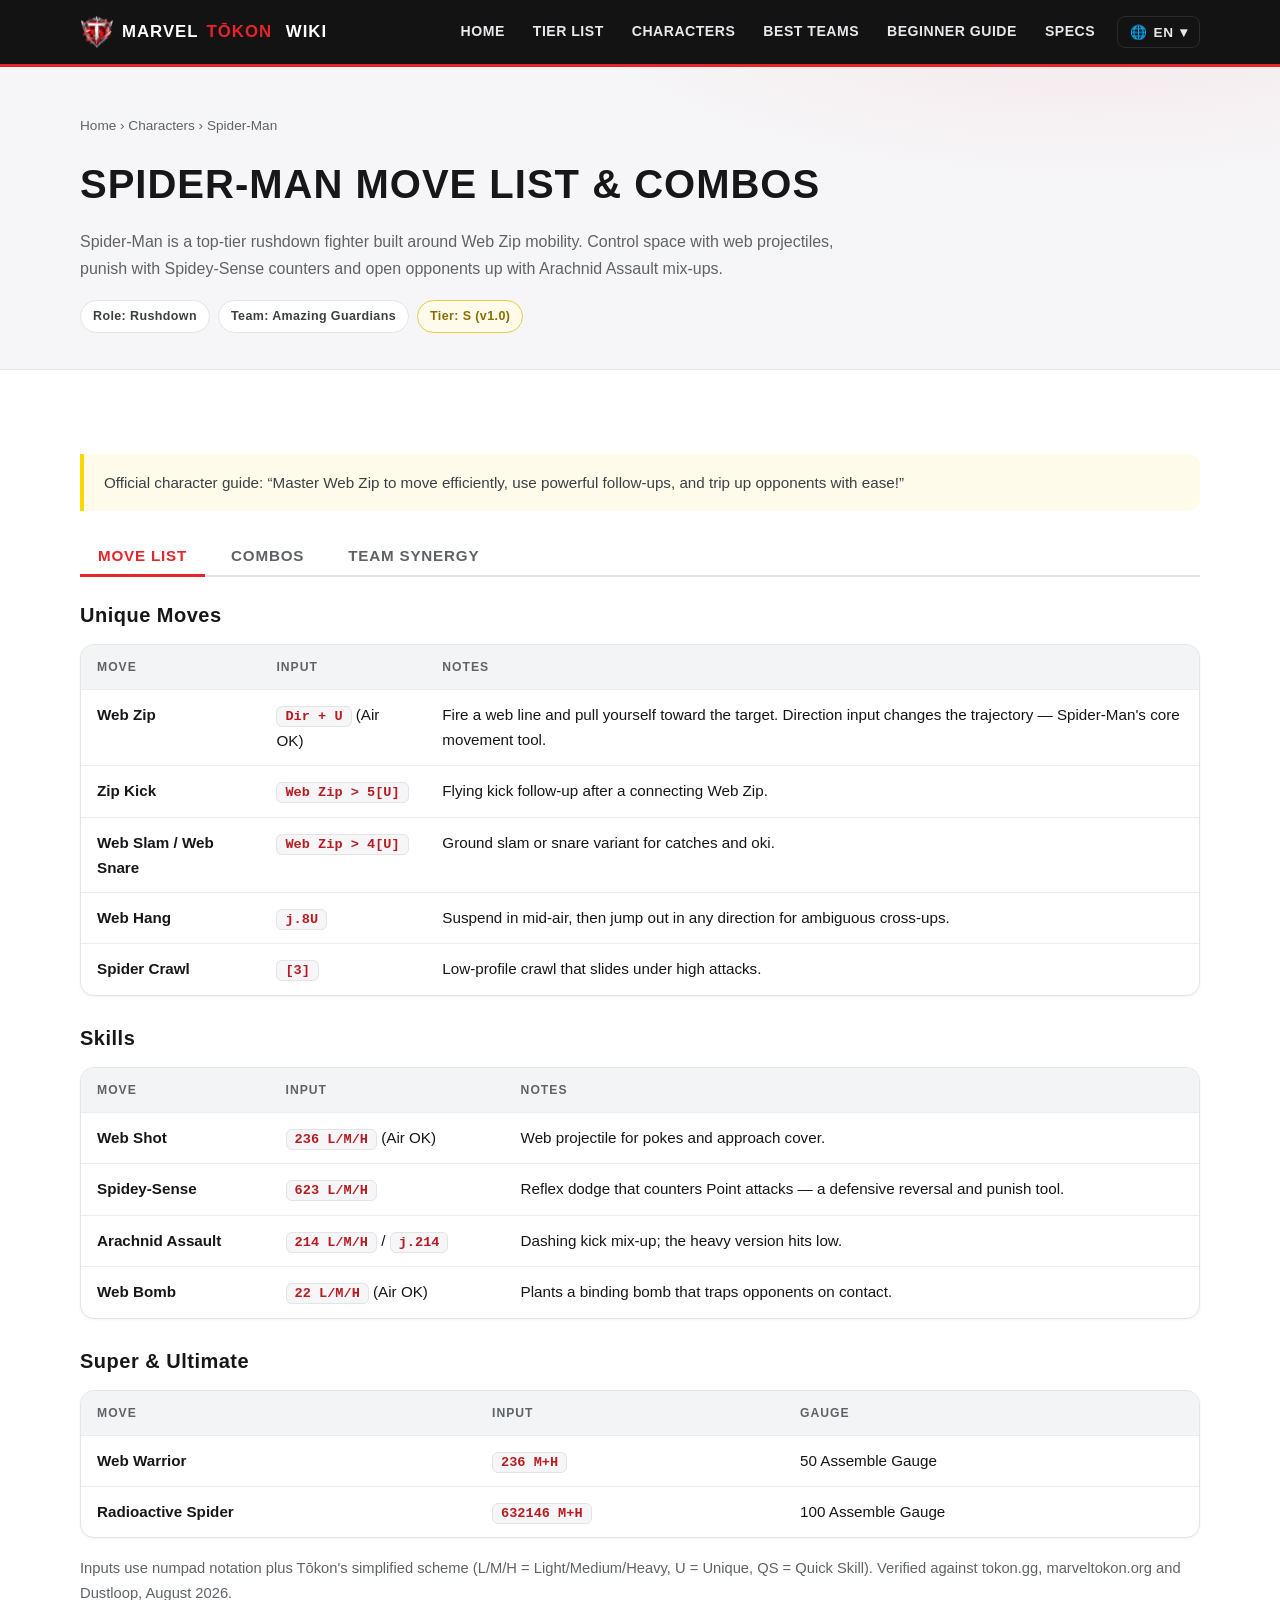
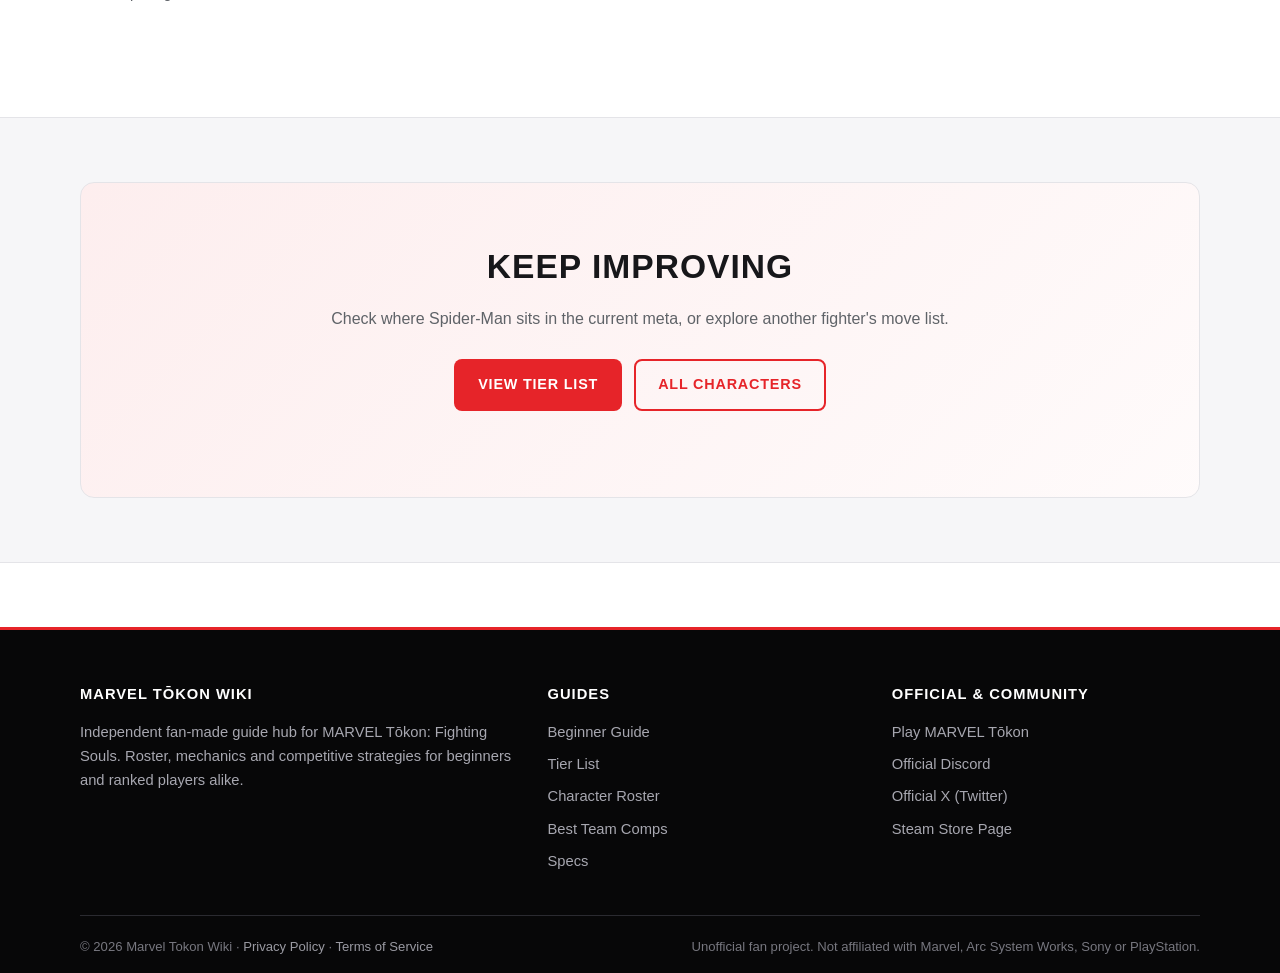
<file: characters/spider-man/index.html>
<!doctype html>
<html lang="en">
<head>
<!-- GA_SNIPPET -->
<!-- Google tag (gtag.js) -->
<script async src="https://www.googletagmanager.com/gtag/js?id=G-MLSF5EJ6S0"></script>
<script>
  window.dataLayer = window.dataLayer || [];
  function gtag(){dataLayer.push(arguments);}
  gtag('js', new Date());

  gtag('config', 'G-MLSF5EJ6S0');
</script>
<!-- /GA_SNIPPET -->
<meta charset="UTF-8">
<meta name="viewport" content="width=device-width, initial-scale=1.0">
<title>MARVEL Tōkon Spider-Man Move List &amp; Combos Guide</title>
<meta name="description" content="Full Spider-Man move list, Web Zip variations, Spidey-Sense, Arachnid Assault, basic &amp; advanced combos for MARVEL Tōkon.">
<meta name="keywords" content="MARVEL Tokon Spider-Man move list, Spider-Man combos">
<link rel="canonical" href="https://www.marveltokonwiki.wiki/characters/spider-man/">
<meta property="og:type" content="article">
<meta property="og:site_name" content="Marvel Tokon Wiki">
<meta property="og:title" content="MARVEL Tōkon Spider-Man Move List &amp; Combos Guide">
<meta property="og:description" content="Full Spider-Man move list with Web Zip variations, Spidey-Sense, Arachnid Assault and combo routes.">
<meta property="og:url" content="https://www.marveltokonwiki.wiki/characters/spider-man/">
<meta name="twitter:card" content="summary">
<link rel="icon" href="/favicon.ico" sizes="any">
<link rel="icon" href="/favicon-32x32.png" type="image/png" sizes="32x32">
<link rel="apple-touch-icon" href="/apple-touch-icon.png">
<link rel="manifest" href="/site.webmanifest">
<link rel="stylesheet" href="/assets/css/style.css">
</head>
<body>
<header class="site-header">
  <div class="container nav-wrap">
    <a class="brand" href="/"><img src="/favicon-32x32.png" alt="Marvel Tokon Wiki logo">MARVEL <em>Tōkon</em>&nbsp;Wiki</a>
    <button class="nav-toggle" aria-label="Toggle navigation" aria-expanded="false">&#9776;</button>
    <ul class="nav-links">
      <li><a href="/" data-i18n="nav.home">Home</a></li>
      <li><a href="/tier-list/" data-i18n="nav.tier">Tier List</a></li>
      <li><a href="/characters/" data-i18n="nav.characters">Characters</a></li>
      <li><a href="/guides/best-teams/" data-i18n="nav.teams">Best Teams</a></li>
      <li><a href="/guides/beginner/" data-i18n="nav.beginner">Beginner Guide</a></li>
      <li><a href="/system-requirements/" data-i18n="nav.specs">Specs</a></li>
    </ul>
  </div>
</header>

<main>
  <section class="page-head">
    <div class="container">
      <nav class="breadcrumb" aria-label="Breadcrumb"><a href="/" data-i18n="nav.home">Home</a> &rsaquo; <a href="/characters/">Characters</a> &rsaquo; Spider-Man</nav>
      <h1 data-i18n="page.h1.spiderman">Spider-Man Move List &amp; Combos</h1>
      <p class="lead" data-i18n="c.sm.lead">Spider-Man is a top-tier rushdown fighter built around Web Zip mobility. Control space with web projectiles, punish with Spidey-Sense counters and open opponents up with Arachnid Assault mix-ups.</p>
      <div class="meta-chips">
        <span class="chip" data-i18n="chip.role.rush">Role: Rushdown</span>
        <span class="chip" data-i18n="chip.team.amazing">Team: Amazing Guardians</span>
        <span class="chip gold" data-i18n="chip.tier.s">Tier: S (v1.0)</span>
      </div>
    </div>
  </section>

  <section class="section">
    <div class="container">
      <div class="callout gold" data-i18n="c.sm.quote">Official character guide: &ldquo;Master Web Zip to move efficiently, use powerful follow-ups, and trip up opponents with ease!&rdquo;</div>

      <div class="tabs">
        <div class="tab-buttons" role="tablist">
          <button class="active" data-tab="moves" role="tab" aria-selected="true" data-i18n="tab.moves">Move List</button>
          <button data-tab="combos" role="tab" aria-selected="false" data-i18n="tab.combos">Combos</button>
          <button data-tab="synergy" role="tab" aria-selected="false" data-i18n="tab.synergy">Team Synergy</button>
        </div>

        <div class="tab-panel active" data-panel="moves" role="tabpanel">
          <h2 style="font-size:1.25rem;margin-bottom:12px" data-i18n="c.h2.unique">Unique Moves</h2>
          <div class="table-wrap">
            <table>
              <thead><tr><th data-i18n="th.move">Move</th><th data-i18n="th.input">Input</th><th data-i18n="th.notes">Notes</th></tr></thead>
              <tbody>
                <tr><td class="move-name">Web Zip</td><td><span class="input">Dir + U</span> (Air OK)</td><td data-i18n="c.sm.n1">Fire a web line and pull yourself toward the target. Direction input changes the trajectory &mdash; Spider-Man's core movement tool.</td></tr>
                <tr><td class="move-name">Zip Kick</td><td><span class="input">Web Zip &gt; 5[U]</span></td><td data-i18n="c.sm.n2">Flying kick follow-up after a connecting Web Zip.</td></tr>
                <tr><td class="move-name">Web Slam / Web Snare</td><td><span class="input">Web Zip &gt; 4[U]</span></td><td data-i18n="c.sm.n3">Ground slam or snare variant for catches and oki.</td></tr>
                <tr><td class="move-name">Web Hang</td><td><span class="input">j.8U</span></td><td data-i18n="c.sm.n4">Suspend in mid-air, then jump out in any direction for ambiguous cross-ups.</td></tr>
                <tr><td class="move-name">Spider Crawl</td><td><span class="input">[3]</span></td><td data-i18n="c.sm.n5">Low-profile crawl that slides under high attacks.</td></tr>
              </tbody>
            </table>
          </div>
          <h2 style="font-size:1.25rem;margin:26px 0 12px" data-i18n="c.h2.skills">Skills</h2>
          <div class="table-wrap">
            <table>
              <thead><tr><th data-i18n="th.move">Move</th><th data-i18n="th.input">Input</th><th data-i18n="th.notes">Notes</th></tr></thead>
              <tbody>
                <tr><td class="move-name">Web Shot</td><td><span class="input">236 L/M/H</span> (Air OK)</td><td data-i18n="c.sm.n6">Web projectile for pokes and approach cover.</td></tr>
                <tr><td class="move-name">Spidey-Sense</td><td><span class="input">623 L/M/H</span></td><td data-i18n="c.sm.n7">Reflex dodge that counters Point attacks &mdash; a defensive reversal and punish tool.</td></tr>
                <tr><td class="move-name">Arachnid Assault</td><td><span class="input">214 L/M/H</span> / <span class="input">j.214</span></td><td data-i18n="c.sm.n8">Dashing kick mix-up; the heavy version hits low.</td></tr>
                <tr><td class="move-name">Web Bomb</td><td><span class="input">22 L/M/H</span> (Air OK)</td><td data-i18n="c.sm.n9">Plants a binding bomb that traps opponents on contact.</td></tr>
              </tbody>
            </table>
          </div>
          <h2 style="font-size:1.25rem;margin:26px 0 12px" data-i18n="c.h2.super">Super &amp; Ultimate</h2>
          <div class="table-wrap">
            <table>
              <thead><tr><th data-i18n="th.move">Move</th><th data-i18n="th.input">Input</th><th data-i18n="th.gauge">Gauge</th></tr></thead>
              <tbody>
                <tr><td class="move-name">Web Warrior</td><td><span class="input">236 M+H</span></td><td data-i18n="c.g50">50 Assemble Gauge</td></tr>
                <tr><td class="move-name">Radioactive Spider</td><td><span class="input">632146 M+H</span></td><td data-i18n="c.g100">100 Assemble Gauge</td></tr>
              </tbody>
            </table>
          </div>
          <p class="tier-note" data-i18n="c.sm.note">Inputs use numpad notation plus Tōkon's simplified scheme (L/M/H = Light/Medium/Heavy, U = Unique, QS = Quick Skill). Verified against tokon.gg, marveltokon.org and Dustloop, August 2026.</p>
        </div>

        <div class="tab-panel" data-panel="combos" role="tabpanel">
          <h2 style="font-size:1.25rem;margin-bottom:12px" data-i18n="c.sm.h2c">Starter &amp; Bread-and-Butter Combos</h2>
          <div class="table-wrap">
            <table>
              <thead><tr><th>Combo</th><th data-i18n="th.seq">Sequence</th><th data-i18n="th.notes">Notes</th></tr></thead>
              <tbody>
                <tr><td class="move-name" data-i18n="c.sm.cb1">Basic Damage</td><td><span class="input">&darr;M &raquo; M &raquo; H &raquo; &darr;H &raquo; JC &raquo; j.H &times;2</span></td><td data-i18n="c.sm.cn1">Fundamental ground-to-air string. Jump Cancel (JC) into two aerial Heavies for reliable damage.</td></tr>
                <tr><td class="move-name" data-i18n="c.sm.cb2">Web Zip Combo</td><td><span class="input">U &raquo; j.M &raquo; H &raquo; Back U &raquo; Hold Back U</span></td><td data-i18n="c.sm.cn2">Uses Unique launcher into aerial follow-ups; hold Back U to extend the Web Zip line.</td></tr>
                <tr><td class="move-name" data-i18n="c.sm.cb3">Arachnid Assault Combo</td><td><span class="input">L &raquo; L &raquo; M &raquo; H &raquo; Back QS+H into Forward &raquo; j.U &raquo; j.M &times;2</span></td><td data-i18n="c.sm.cn3">Advanced route: Quick Skill cancel switches sides before the aerial finisher.</td></tr>
              </tbody>
            </table>
          </div>
          <div class="callout" data-i18n="c.sm.prac">Practice route: learn Basic Damage first &mdash; it converts from almost any ground hit. Add the Web Zip route once you can consistently link aerials.</div>
        </div>

        <div class="tab-panel" data-panel="synergy" role="tabpanel">
          <h2 style="font-size:1.25rem;margin-bottom:12px" data-i18n="c.sm.h2s">Best Partners for Spider-Man</h2>
          <p style="color:var(--text-muted);margin-bottom:16px" data-i18n="c.sm.sp">As a Point character, Spider-Man thrives when his team covers his weak neutral against heavy zoners.</p>
          <ul class="checklist">
            <li data-i18n="c.sm.s1"><strong>Doctor Doom (Assist):</strong> Nullify Shield and Auric Ray cover Spider-Man's approach against projectile teams.</li>
            <li data-i18n="c.sm.s2"><strong>Iron Man (Assist):</strong> Repulsor Shot lockdown creates the space needed for Web Hang mix-ups.</li>
            <li data-i18n="c.sm.s3"><strong>Magik (Anchor):</strong> strong counter-pick backup if Spider-Man loses the lead.</li>
          </ul>
          <p style="color:var(--text-muted)" data-i18n="c.sm.see">See the <a href="/guides/best-teams/">best team comps guide</a> for full 4v4 builds featuring Spider-Man.</p>
        </div>
      </div>
    </div>
  </section>

  <section class="section section-alt">
    <div class="container">
      <div class="final-cta">
        <h2 data-i18n="c.finalH">Keep Improving</h2>
        <p data-i18n="c.sm.fp">Check where Spider-Man sits in the current meta, or explore another fighter's move list.</p>
        <div class="cta-row" style="justify-content:center">
          <a class="btn btn-primary" href="/tier-list/" data-i18n="c.btnTier">View Tier List</a>
          <a class="btn btn-outline" href="/characters/" data-i18n="c.btnChars">All Characters</a>
        </div>
      </div>
    </div>
  </section>
</main>

<footer class="site-footer">
  <div class="container">
    <div class="footer-grid">
      <div>
        <h4>MARVEL Tōkon Wiki</h4>
        <p data-i18n="f.about1inner">Independent fan-made guide hub for MARVEL Tōkon: Fighting Souls. Roster, mechanics and competitive strategies for beginners and ranked players alike.</p>
      </div>
      <div>
        <h4 data-i18n="footer.guides">Guides</h4>
        <ul>
          <li><a href="/guides/beginner/" data-i18n="nav.beginner">Beginner Guide</a></li>
          <li><a href="/tier-list/" data-i18n="nav.tier">Tier List</a></li>
          <li data-i18n="f.roster"><a href="/characters/">Character Roster</a></li>
          <li data-i18n="f.teams"><a href="/guides/best-teams/">Best Team Comps</a></li>
          <li><a href="/system-requirements/" data-i18n="nav.specs">Specs</a></li>
        </ul>
      </div>
      <div>
        <h4 data-i18n="footer.official">Official &amp; Community</h4>
        <ul>
          <li><a href="https://www.playstation.com/games/marvel-tokon-fighting-souls/" target="_blank" rel="noopener" data-i18n="f.play">Play MARVEL Tōkon</a></li>
          <li><a href="https://discord.gg/marveltokonofficial" target="_blank" rel="noopener" data-i18n="f.discord">Official Discord</a></li>
          <li><a href="https://x.com/MARVELTokon" target="_blank" rel="noopener" data-i18n="f.x">Official X (Twitter)</a></li>
          <li><a href="https://store.steampowered.com/app/3787240/MARVEL_Tkon_Fighting_Souls/" target="_blank" rel="noopener" data-i18n="f.steam">Steam Store Page</a></li>
        </ul>
      </div>
    </div>
    <div class="footer-bottom">
      <span data-i18n="f.copy">&copy; <span data-year>2026</span> Marvel Tokon Wiki &middot; <a href="/privacy/">Privacy Policy</a> &middot; <a href="/terms/">Terms of Service</a></span>
      <span data-i18n="footer.disclaimer">Unofficial fan project. Not affiliated with Marvel, Arc System Works, Sony or PlayStation.</span>
    </div>
  </div>
</footer>
<script src="/assets/js/main.js"></script>
<script src="/assets/js/i18n-extra-es.js"></script>
<script src="/assets/js/i18n-extra-ja.js"></script>
<script src="/assets/js/i18n-extra-pt.js"></script>
<script src="/assets/js/i18n.js"></script>
</body>
</html>
</file>
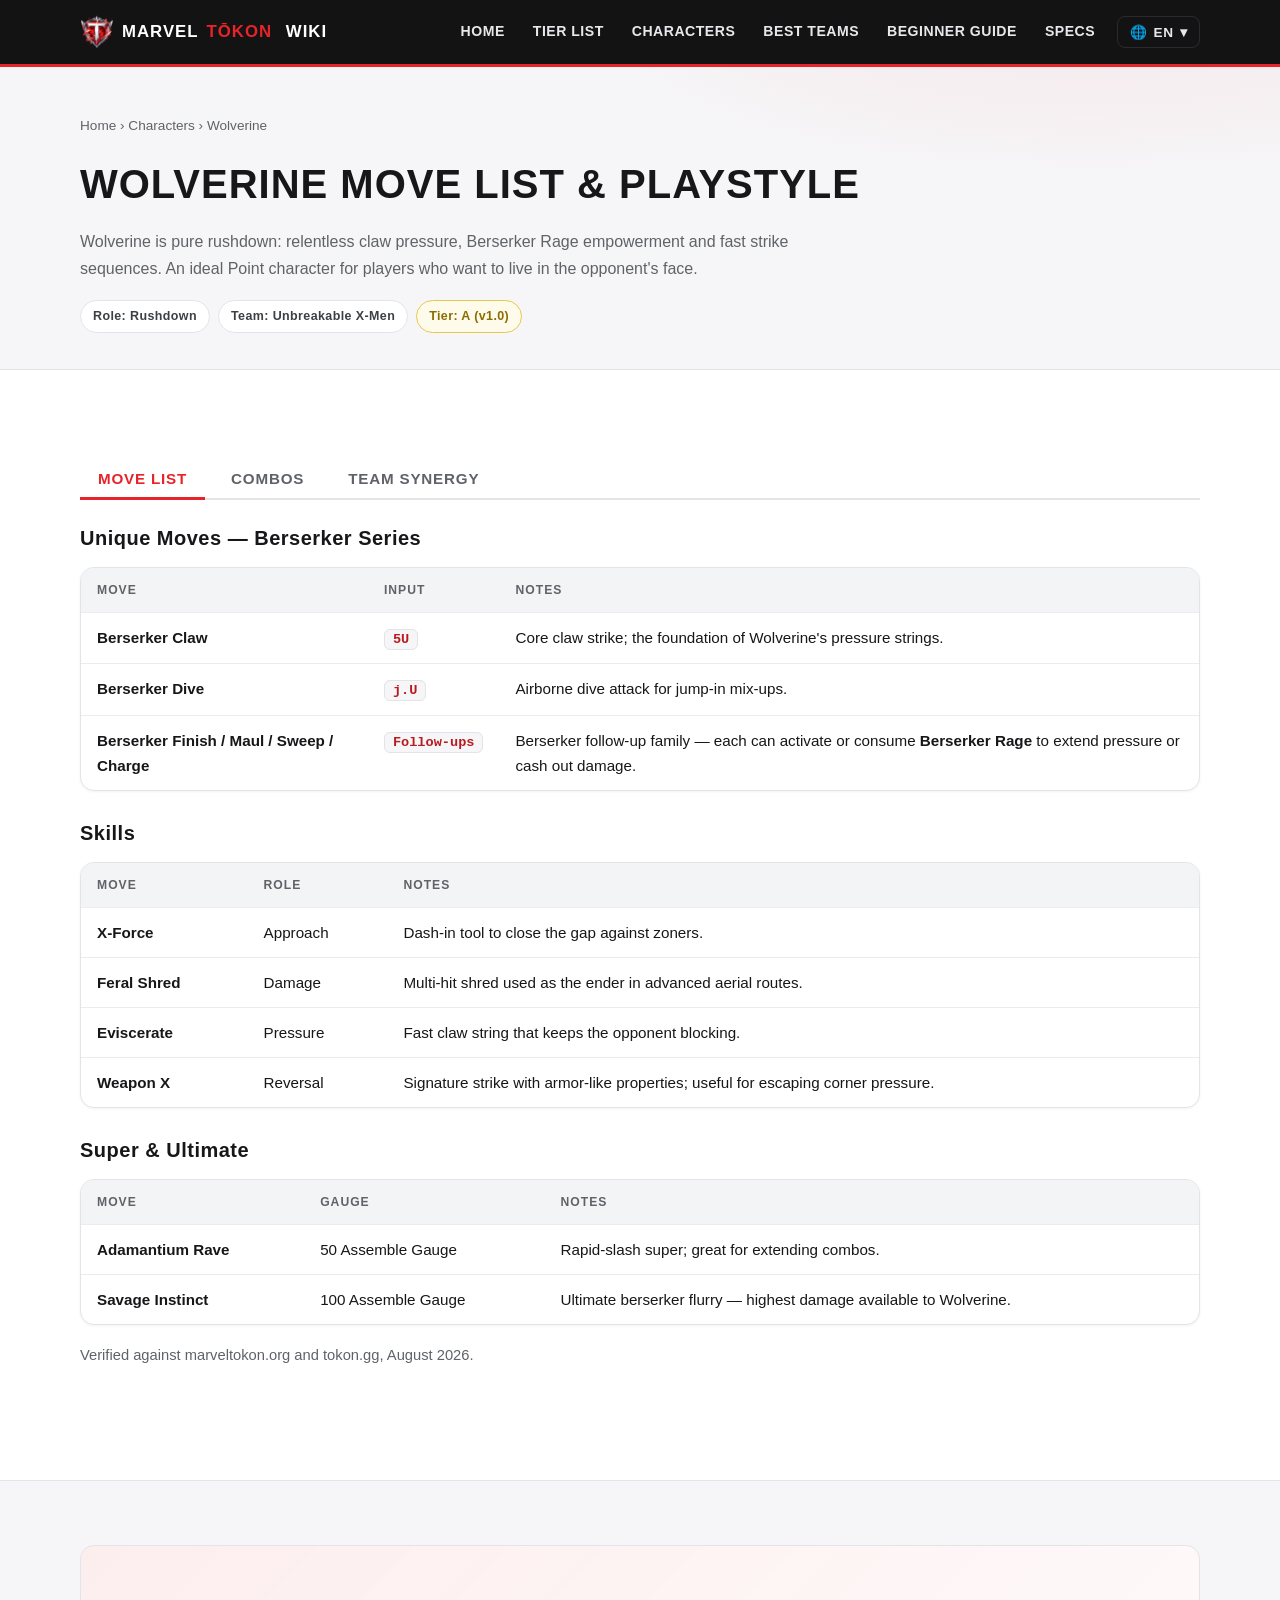
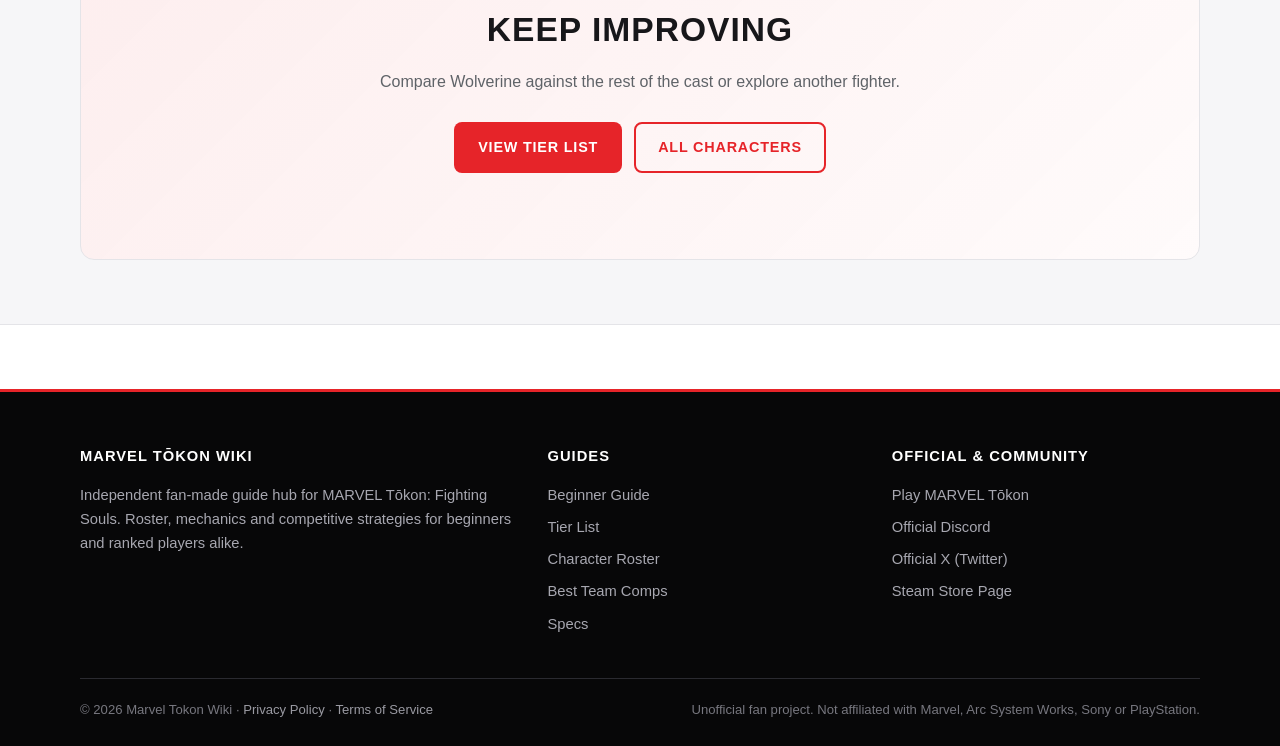
<file: characters/wolverine/index.html>
<!doctype html>
<html lang="en">
<head>
<!-- GA_SNIPPET -->
<!-- Google tag (gtag.js) -->
<script async src="https://www.googletagmanager.com/gtag/js?id=G-MLSF5EJ6S0"></script>
<script>
  window.dataLayer = window.dataLayer || [];
  function gtag(){dataLayer.push(arguments);}
  gtag('js', new Date());

  gtag('config', 'G-MLSF5EJ6S0');
</script>
<!-- /GA_SNIPPET -->
<meta charset="UTF-8">
<meta name="viewport" content="width=device-width, initial-scale=1.0">
<title>MARVEL Tōkon Wolverine Move List &amp; Playstyle Guide</title>
<meta name="description" content="Wolverine Berserker Claw series, Weapon X, Feral Shred and rushdown playstyle guide for MARVEL Tōkon.">
<meta name="keywords" content="MARVEL Tokon Wolverine move list, Wolverine playstyle">
<link rel="canonical" href="https://www.marveltokonwiki.wiki/characters/wolverine/">
<meta property="og:type" content="article">
<meta property="og:site_name" content="Marvel Tokon Wiki">
<meta property="og:title" content="MARVEL Tōkon Wolverine Move List &amp; Playstyle Guide">
<meta property="og:description" content="Wolverine Berserker Claw series, Weapon X, Feral Shred and rushdown playstyle guide.">
<meta property="og:url" content="https://www.marveltokonwiki.wiki/characters/wolverine/">
<meta name="twitter:card" content="summary">
<link rel="icon" href="/favicon.ico" sizes="any">
<link rel="icon" href="/favicon-32x32.png" type="image/png" sizes="32x32">
<link rel="apple-touch-icon" href="/apple-touch-icon.png">
<link rel="manifest" href="/site.webmanifest">
<link rel="stylesheet" href="/assets/css/style.css">
</head>
<body>
<header class="site-header">
  <div class="container nav-wrap">
    <a class="brand" href="/"><img src="/favicon-32x32.png" alt="Marvel Tokon Wiki logo">MARVEL <em>Tōkon</em>&nbsp;Wiki</a>
    <button class="nav-toggle" aria-label="Toggle navigation" aria-expanded="false">&#9776;</button>
    <ul class="nav-links">
      <li><a href="/" data-i18n="nav.home">Home</a></li>
      <li><a href="/tier-list/" data-i18n="nav.tier">Tier List</a></li>
      <li><a href="/characters/" data-i18n="nav.characters">Characters</a></li>
      <li><a href="/guides/best-teams/" data-i18n="nav.teams">Best Teams</a></li>
      <li><a href="/guides/beginner/" data-i18n="nav.beginner">Beginner Guide</a></li>
      <li><a href="/system-requirements/" data-i18n="nav.specs">Specs</a></li>
    </ul>
  </div>
</header>

<main>
  <section class="page-head">
    <div class="container">
      <nav class="breadcrumb" aria-label="Breadcrumb"><a href="/" data-i18n="nav.home">Home</a> &rsaquo; <a href="/characters/">Characters</a> &rsaquo; Wolverine</nav>
      <h1 data-i18n="page.h1.wolverine">Wolverine Move List &amp; Playstyle</h1>
      <p class="lead" data-i18n="c.wv.lead">Wolverine is pure rushdown: relentless claw pressure, Berserker Rage empowerment and fast strike sequences. An ideal Point character for players who want to live in the opponent's face.</p>
      <div class="meta-chips">
        <span class="chip" data-i18n="chip.role.rush">Role: Rushdown</span>
        <span class="chip" data-i18n="chip.team.xmen">Team: Unbreakable X-Men</span>
        <span class="chip gold" data-i18n="chip.tier.a">Tier: A (v1.0)</span>
      </div>
    </div>
  </section>

  <section class="section">
    <div class="container">
      <div class="tabs">
        <div class="tab-buttons" role="tablist">
          <button class="active" data-tab="moves" role="tab" aria-selected="true" data-i18n="tab.moves">Move List</button>
          <button data-tab="combos" role="tab" aria-selected="false" data-i18n="tab.combos">Combos</button>
          <button data-tab="synergy" role="tab" aria-selected="false" data-i18n="tab.synergy">Team Synergy</button>
        </div>

        <div class="tab-panel active" data-panel="moves" role="tabpanel">
          <h2 style="font-size:1.25rem;margin-bottom:12px" data-i18n="c.wv.h2u">Unique Moves &mdash; Berserker Series</h2>
          <div class="table-wrap">
            <table>
              <thead><tr><th data-i18n="th.move">Move</th><th data-i18n="th.input">Input</th><th data-i18n="th.notes">Notes</th></tr></thead>
              <tbody>
                <tr><td class="move-name">Berserker Claw</td><td><span class="input">5U</span></td><td data-i18n="c.wv.n1">Core claw strike; the foundation of Wolverine's pressure strings.</td></tr>
                <tr><td class="move-name" data-i18n="c.wv.cb2">Berserker Dive</td><td><span class="input">j.U</span></td><td data-i18n="c.wv.n2">Airborne dive attack for jump-in mix-ups.</td></tr>
                <tr><td class="move-name">Berserker Finish / Maul / Sweep / Charge</td><td><span class="input">Follow-ups</span></td><td data-i18n="c.wv.n3">Berserker follow-up family &mdash; each can activate or consume <strong>Berserker Rage</strong> to extend pressure or cash out damage.</td></tr>
              </tbody>
            </table>
          </div>
          <h2 style="font-size:1.25rem;margin:26px 0 12px" data-i18n="c.h2.skills">Skills</h2>
          <div class="table-wrap">
            <table>
              <thead><tr><th data-i18n="th.move">Move</th><th data-i18n="th.role">Role</th><th data-i18n="th.notes">Notes</th></tr></thead>
              <tbody>
                <tr><td class="move-name">X-Force</td><td>Approach</td><td data-i18n="c.wv.k1">Dash-in tool to close the gap against zoners.</td></tr>
                <tr><td class="move-name">Feral Shred</td><td>Damage</td><td data-i18n="c.wv.k2">Multi-hit shred used as the ender in advanced aerial routes.</td></tr>
                <tr><td class="move-name">Eviscerate</td><td>Pressure</td><td data-i18n="c.wv.k3">Fast claw string that keeps the opponent blocking.</td></tr>
                <tr><td class="move-name">Weapon X</td><td>Reversal</td><td data-i18n="c.wv.k4">Signature strike with armor-like properties; useful for escaping corner pressure.</td></tr>
              </tbody>
            </table>
          </div>
          <h2 style="font-size:1.25rem;margin:26px 0 12px" data-i18n="c.h2.super">Super &amp; Ultimate</h2>
          <div class="table-wrap">
            <table>
              <thead><tr><th data-i18n="th.move">Move</th><th data-i18n="th.gauge">Gauge</th><th data-i18n="th.notes">Notes</th></tr></thead>
              <tbody>
                <tr><td class="move-name">Adamantium Rave</td><td data-i18n="c.g50">50 Assemble Gauge</td><td data-i18n="c.wv.sn1">Rapid-slash super; great for extending combos.</td></tr>
                <tr><td class="move-name">Savage Instinct</td><td data-i18n="c.g100">100 Assemble Gauge</td><td data-i18n="c.wv.sn2">Ultimate berserker flurry &mdash; highest damage available to Wolverine.</td></tr>
              </tbody>
            </table>
          </div>
          <p class="tier-note" data-i18n="c.wv.note">Verified against marveltokon.org and tokon.gg, August 2026.</p>
        </div>

        <div class="tab-panel" data-panel="combos" role="tabpanel">
          <h2 style="font-size:1.25rem;margin-bottom:12px" data-i18n="c.wv.h2c">Pressure &amp; Damage Combos</h2>
          <div class="table-wrap">
            <table>
              <thead><tr><th>Combo</th><th data-i18n="th.seq">Sequence</th><th data-i18n="th.notes">Notes</th></tr></thead>
              <tbody>
                <tr><td class="move-name" data-i18n="c.cb.basic">Basic</td><td><span class="input">&darr;M &raquo; M &raquo; H &raquo; &darr;H &raquo; JC &raquo; j.H &times;2</span></td><td data-i18n="c.wv.cn1">Standard string into Jump Cancel with double aerial Heavies.</td></tr>
                <tr><td class="move-name" data-i18n="c.wv.cb2">Berserker Dive</td><td><span class="input">Jump &raquo; j.U &raquo; U</span></td><td data-i18n="c.wv.cn2">Simple jump-in route; use ambiguous cross-up timing with Berserker Dive.</td></tr>
                <tr><td class="move-name" data-i18n="c.wv.cb3">Feral Shred Combo</td><td><span class="input">&darr;M &raquo; H &raquo; JC &raquo; j.H &raquo; j.Forward QS+H &raquo; j.U &raquo; U</span></td><td data-i18n="c.wv.cn3">Advanced route: aerial Quick Skill cancel into Feral Shred ender for maximum damage.</td></tr>
              </tbody>
            </table>
          </div>
          <div class="callout" data-i18n="c.wv.gp">Gameplan: get in with X-Force or a Berserker Dive, then chain Berserker Claw strings. Manage Berserker Rage &mdash; activate it to extend pressure, or spend it with a finisher when you have a clean hit.</div>
        </div>

        <div class="tab-panel" data-panel="synergy" role="tabpanel">
          <h2 style="font-size:1.25rem;margin-bottom:12px" data-i18n="c.wv.h2s">Best Partners for Wolverine</h2>
          <p style="color:var(--text-muted);margin-bottom:16px" data-i18n="c.wv.sp">As a rushdown Point, Wolverine wants assists that cover his approach and an Anchor that can close out rounds.</p>
          <ul class="checklist">
            <li data-i18n="c.wv.s1"><strong>Doctor Doom (Assist):</strong> Nullify Shield assist lets Wolverine walk forward behind a wall.</li>
            <li data-i18n="c.wv.s2"><strong>Storm (Assist):</strong> projectile assist covers jump-in angles.</li>
            <li data-i18n="c.wv.s3"><strong>Magik (Anchor):</strong> strong closer if Wolverine's rush gets shut down.</li>
          </ul>
          <p style="color:var(--text-muted)" data-i18n="c.wv.see">See the <a href="/guides/best-teams/">best team comps guide</a> for full rushdown builds.</p>
        </div>
      </div>
    </div>
  </section>

  <section class="section section-alt">
    <div class="container">
      <div class="final-cta">
        <h2 data-i18n="c.finalH">Keep Improving</h2>
        <p data-i18n="c.wv.fp">Compare Wolverine against the rest of the cast or explore another fighter.</p>
        <div class="cta-row" style="justify-content:center">
          <a class="btn btn-primary" href="/tier-list/" data-i18n="c.btnTier">View Tier List</a>
          <a class="btn btn-outline" href="/characters/" data-i18n="c.btnChars">All Characters</a>
        </div>
      </div>
    </div>
  </section>
</main>

<footer class="site-footer">
  <div class="container">
    <div class="footer-grid">
      <div>
        <h4>MARVEL Tōkon Wiki</h4>
        <p data-i18n="f.about1inner">Independent fan-made guide hub for MARVEL Tōkon: Fighting Souls. Roster, mechanics and competitive strategies for beginners and ranked players alike.</p>
      </div>
      <div>
        <h4 data-i18n="footer.guides">Guides</h4>
        <ul>
          <li><a href="/guides/beginner/" data-i18n="nav.beginner">Beginner Guide</a></li>
          <li><a href="/tier-list/" data-i18n="nav.tier">Tier List</a></li>
          <li data-i18n="f.roster"><a href="/characters/">Character Roster</a></li>
          <li data-i18n="f.teams"><a href="/guides/best-teams/">Best Team Comps</a></li>
          <li><a href="/system-requirements/" data-i18n="nav.specs">Specs</a></li>
        </ul>
      </div>
      <div>
        <h4 data-i18n="footer.official">Official &amp; Community</h4>
        <ul>
          <li><a href="https://www.playstation.com/games/marvel-tokon-fighting-souls/" target="_blank" rel="noopener" data-i18n="f.play">Play MARVEL Tōkon</a></li>
          <li><a href="https://discord.gg/marveltokonofficial" target="_blank" rel="noopener" data-i18n="f.discord">Official Discord</a></li>
          <li><a href="https://x.com/MARVELTokon" target="_blank" rel="noopener" data-i18n="f.x">Official X (Twitter)</a></li>
          <li><a href="https://store.steampowered.com/app/3787240/MARVEL_Tkon_Fighting_Souls/" target="_blank" rel="noopener" data-i18n="f.steam">Steam Store Page</a></li>
        </ul>
      </div>
    </div>
    <div class="footer-bottom">
      <span data-i18n="f.copy">&copy; <span data-year>2026</span> Marvel Tokon Wiki &middot; <a href="/privacy/">Privacy Policy</a> &middot; <a href="/terms/">Terms of Service</a></span>
      <span data-i18n="footer.disclaimer">Unofficial fan project. Not affiliated with Marvel, Arc System Works, Sony or PlayStation.</span>
    </div>
  </div>
</footer>
<script src="/assets/js/main.js"></script>
<script src="/assets/js/i18n-extra-es.js"></script>
<script src="/assets/js/i18n-extra-ja.js"></script>
<script src="/assets/js/i18n-extra-pt.js"></script>
<script src="/assets/js/i18n.js"></script>
</body>
</html>
</file>
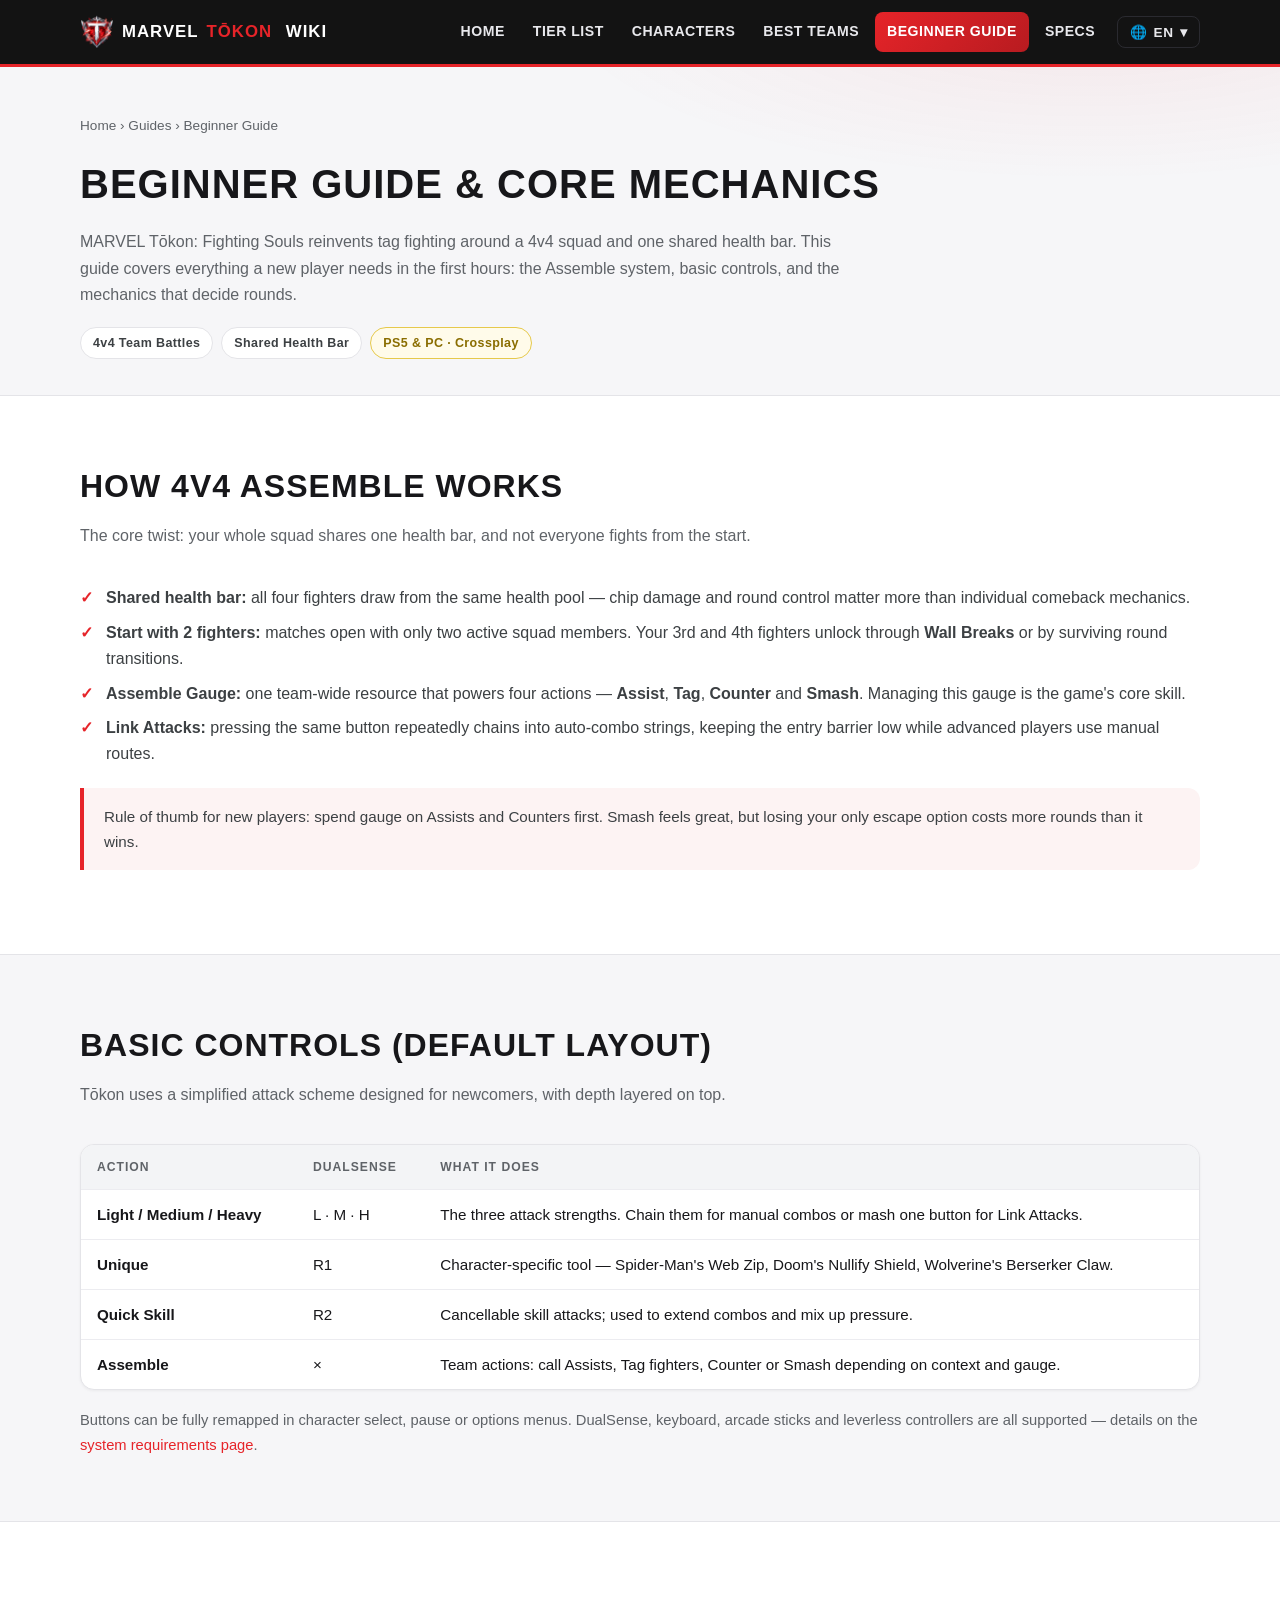
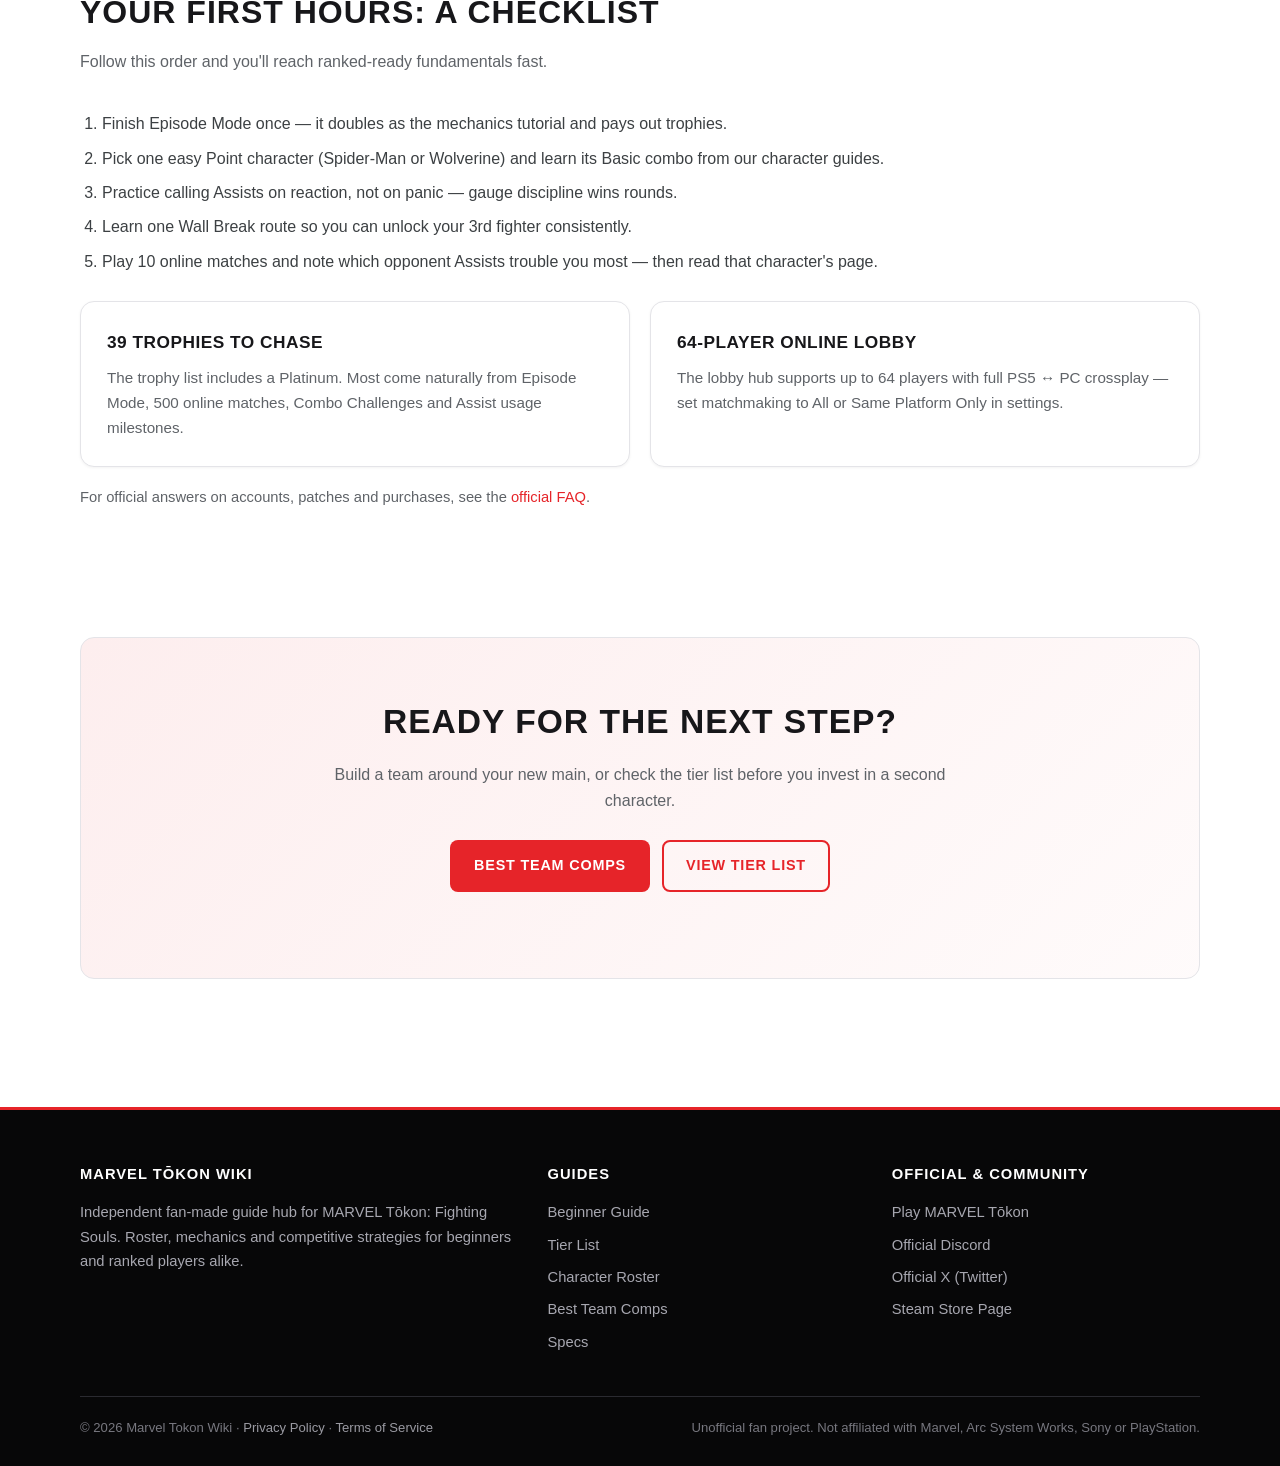
<file: guides/beginner/index.html>
<!doctype html>
<html lang="en">
<head>
<!-- GA_SNIPPET -->
<!-- Google tag (gtag.js) -->
<script async src="https://www.googletagmanager.com/gtag/js?id=G-MLSF5EJ6S0"></script>
<script>
  window.dataLayer = window.dataLayer || [];
  function gtag(){dataLayer.push(arguments);}
  gtag('js', new Date());

  gtag('config', 'G-MLSF5EJ6S0');
</script>
<!-- /GA_SNIPPET -->
<meta charset="UTF-8">
<meta name="viewport" content="width=device-width, initial-scale=1.0">
<title>MARVEL Tōkon Beginner Guide &amp; Mechanics</title>
<meta name="description" content="Learn 4v4 Assemble, Assists, Wall Break, shared health bar, Link Attacks and basic controls.">
<meta name="keywords" content="MARVEL Tokon beginner guide, mechanics">
<link rel="canonical" href="https://www.marveltokonwiki.wiki/guides/beginner/">
<meta property="og:type" content="article">
<meta property="og:site_name" content="Marvel Tokon Wiki">
<meta property="og:title" content="MARVEL Tōkon Beginner Guide &amp; Mechanics">
<meta property="og:description" content="Learn 4v4 Assemble, Assists, Wall Break, shared health bar, Link Attacks and basic controls.">
<meta property="og:url" content="https://www.marveltokonwiki.wiki/guides/beginner/">
<meta name="twitter:card" content="summary">
<link rel="icon" href="/favicon.ico" sizes="any">
<link rel="icon" href="/favicon-32x32.png" type="image/png" sizes="32x32">
<link rel="apple-touch-icon" href="/apple-touch-icon.png">
<link rel="manifest" href="/site.webmanifest">
<link rel="stylesheet" href="/assets/css/style.css">
</head>
<body>
<header class="site-header">
  <div class="container nav-wrap">
    <a class="brand" href="/"><img src="/favicon-32x32.png" alt="Marvel Tokon Wiki logo">MARVEL <em>Tōkon</em>&nbsp;Wiki</a>
    <button class="nav-toggle" aria-label="Toggle navigation" aria-expanded="false">&#9776;</button>
    <ul class="nav-links">
      <li><a href="/" data-i18n="nav.home">Home</a></li>
      <li><a href="/tier-list/" data-i18n="nav.tier">Tier List</a></li>
      <li><a href="/characters/" data-i18n="nav.characters">Characters</a></li>
      <li><a href="/guides/best-teams/" data-i18n="nav.teams">Best Teams</a></li>
      <li><a href="/guides/beginner/" class="active" data-i18n="nav.beginner">Beginner Guide</a></li>
      <li><a href="/system-requirements/" data-i18n="nav.specs">Specs</a></li>
    </ul>
  </div>
</header>

<main>
  <section class="page-head">
    <div class="container">
      <nav class="breadcrumb" aria-label="Breadcrumb"><a href="/" data-i18n="nav.home">Home</a> &rsaquo; <a href="/">Guides</a> &rsaquo; Beginner Guide</nav>
      <h1 data-i18n="page.h1.beginner">Beginner Guide &amp; Core Mechanics</h1>
      <p class="lead" data-i18n="b.lead">MARVEL Tōkon: Fighting Souls reinvents tag fighting around a 4v4 squad and one shared health bar. This guide covers everything a new player needs in the first hours: the Assemble system, basic controls, and the mechanics that decide rounds.</p>
      <div class="meta-chips">
        <span class="chip" data-i18n="chip.4v4">4v4 Team Battles</span>
        <span class="chip" data-i18n="chip.shb">Shared Health Bar</span>
        <span class="chip gold" data-i18n="chip.cross">PS5 &amp; PC &middot; Crossplay</span>
      </div>
    </div>
  </section>

  <section class="section">
    <div class="container">
      <div class="section-head">
        <h2 data-i18n="b.h2a">How 4v4 Assemble Works</h2>
        <p data-i18n="b.ap">The core twist: your whole squad shares one health bar, and not everyone fights from the start.</p>
      </div>
      <ul class="checklist">
        <li data-i18n="b.c1"><strong>Shared health bar:</strong> all four fighters draw from the same health pool &mdash; chip damage and round control matter more than individual comeback mechanics.</li>
        <li data-i18n="b.c2"><strong>Start with 2 fighters:</strong> matches open with only two active squad members. Your 3rd and 4th fighters unlock through <strong>Wall Breaks</strong> or by surviving round transitions.</li>
        <li data-i18n="b.c3"><strong>Assemble Gauge:</strong> one team-wide resource that powers four actions &mdash; <strong>Assist</strong>, <strong>Tag</strong>, <strong>Counter</strong> and <strong>Smash</strong>. Managing this gauge is the game's core skill.</li>
        <li data-i18n="b.c4"><strong>Link Attacks:</strong> pressing the same button repeatedly chains into auto-combo strings, keeping the entry barrier low while advanced players use manual routes.</li>
      </ul>
      <div class="callout" data-i18n="b.co">Rule of thumb for new players: spend gauge on Assists and Counters first. Smash feels great, but losing your only escape option costs more rounds than it wins.</div>
    </div>
  </section>

  <section class="section section-alt">
    <div class="container">
      <div class="section-head">
        <h2 data-i18n="b.h2c">Basic Controls (Default Layout)</h2>
        <p data-i18n="b.cp">Tōkon uses a simplified attack scheme designed for newcomers, with depth layered on top.</p>
      </div>
      <div class="table-wrap">
        <table>
          <thead><tr><th data-i18n="th.action">Action</th><th data-i18n="th.ds">DualSense</th><th data-i18n="th.what">What It Does</th></tr></thead>
          <tbody>
            <tr><td class="move-name">Light / Medium / Heavy</td><td>L &middot; M &middot; H</td><td data-i18n="b.r1">The three attack strengths. Chain them for manual combos or mash one button for Link Attacks.</td></tr>
            <tr><td class="move-name">Unique</td><td>R1</td><td data-i18n="b.r2">Character-specific tool &mdash; Spider-Man's Web Zip, Doom's Nullify Shield, Wolverine's Berserker Claw.</td></tr>
            <tr><td class="move-name">Quick Skill</td><td>R2</td><td data-i18n="b.r3">Cancellable skill attacks; used to extend combos and mix up pressure.</td></tr>
            <tr><td class="move-name">Assemble</td><td>&times;</td><td data-i18n="b.r4">Team actions: call Assists, Tag fighters, Counter or Smash depending on context and gauge.</td></tr>
          </tbody>
        </table>
      </div>
      <p class="tier-note" data-i18n="b.note">Buttons can be fully remapped in character select, pause or options menus. DualSense, keyboard, arcade sticks and leverless controllers are all supported &mdash; details on the <a href="/system-requirements/">system requirements page</a>.</p>
    </div>
  </section>

  <section class="section">
    <div class="container">
      <div class="section-head">
        <h2 data-i18n="b.h2f">Your First Hours: A Checklist</h2>
        <p data-i18n="b.fp">Follow this order and you'll reach ranked-ready fundamentals fast.</p>
      </div>
      <ol class="steps">
        <li data-i18n="b.s1">Finish Episode Mode once &mdash; it doubles as the mechanics tutorial and pays out trophies.</li>
        <li data-i18n="b.s2">Pick one easy Point character (Spider-Man or Wolverine) and learn its Basic combo from our character guides.</li>
        <li data-i18n="b.s3">Practice calling Assists on reaction, not on panic &mdash; gauge discipline wins rounds.</li>
        <li data-i18n="b.s4">Learn one Wall Break route so you can unlock your 3rd fighter consistently.</li>
        <li data-i18n="b.s5">Play 10 online matches and note which opponent Assists trouble you most &mdash; then read that character's page.</li>
      </ol>
      <div class="grid grid-2" style="margin-top:26px">
        <article class="card"><h3 data-i18n="b.troph">39 Trophies to Chase</h3><p data-i18n="b.tph">The trophy list includes a Platinum. Most come naturally from Episode Mode, 500 online matches, Combo Challenges and Assist usage milestones.</p></article>
        <article class="card"><h3 data-i18n="b.lobby">64-Player Online Lobby</h3><p data-i18n="b.lobr">The lobby hub supports up to 64 players with full PS5 &harr; PC crossplay &mdash; set matchmaking to All or Same Platform Only in settings.</p></article>
      </div>
      <p class="tier-note" data-i18n="b.faq">For official answers on accounts, patches and purchases, see the <a href="https://marveltokon.zendesk.com/hc/en-us/articles/53755888612627-FAQ" target="_blank" rel="noopener">official FAQ</a>.</p>
    </div>
  </section>

  <section class="section">
    <div class="container">
      <div class="final-cta">
        <h2 data-i18n="b.finH">Ready for the Next Step?</h2>
        <p data-i18n="b.finP">Build a team around your new main, or check the tier list before you invest in a second character.</p>
        <div class="cta-row" style="justify-content:center">
          <a class="btn btn-primary" href="/guides/best-teams/" data-i18n="b.btn1">Best Team Comps</a>
          <a class="btn btn-outline" href="/tier-list/">View Tier List</a>
        </div>
      </div>
    </div>
  </section>
</main>

<footer class="site-footer">
  <div class="container">
    <div class="footer-grid">
      <div>
        <h4>MARVEL Tōkon Wiki</h4>
        <p data-i18n="f.about1inner">Independent fan-made guide hub for MARVEL Tōkon: Fighting Souls. Roster, mechanics and competitive strategies for beginners and ranked players alike.</p>
      </div>
      <div>
        <h4 data-i18n="footer.guides">Guides</h4>
        <ul>
          <li><a href="/guides/beginner/" data-i18n="nav.beginner">Beginner Guide</a></li>
          <li><a href="/tier-list/" data-i18n="nav.tier">Tier List</a></li>
          <li data-i18n="f.roster"><a href="/characters/">Character Roster</a></li>
          <li data-i18n="f.teams"><a href="/guides/best-teams/">Best Team Comps</a></li>
          <li><a href="/system-requirements/" data-i18n="nav.specs">Specs</a></li>
        </ul>
      </div>
      <div>
        <h4 data-i18n="footer.official">Official &amp; Community</h4>
        <ul>
          <li><a href="https://www.playstation.com/games/marvel-tokon-fighting-souls/" target="_blank" rel="noopener" data-i18n="f.play">Play MARVEL Tōkon</a></li>
          <li><a href="https://discord.gg/marveltokonofficial" target="_blank" rel="noopener" data-i18n="f.discord">Official Discord</a></li>
          <li><a href="https://x.com/MARVELTokon" target="_blank" rel="noopener" data-i18n="f.x">Official X (Twitter)</a></li>
          <li><a href="https://store.steampowered.com/app/3787240/MARVEL_Tkon_Fighting_Souls/" target="_blank" rel="noopener" data-i18n="f.steam">Steam Store Page</a></li>
        </ul>
      </div>
    </div>
    <div class="footer-bottom">
      <span data-i18n="f.copy">&copy; <span data-year>2026</span> Marvel Tokon Wiki &middot; <a href="/privacy/">Privacy Policy</a> &middot; <a href="/terms/">Terms of Service</a></span>
      <span data-i18n="footer.disclaimer">Unofficial fan project. Not affiliated with Marvel, Arc System Works, Sony or PlayStation.</span>
    </div>
  </div>
</footer>
<script src="/assets/js/main.js"></script>
<script src="/assets/js/i18n-extra-es.js"></script>
<script src="/assets/js/i18n-extra-ja.js"></script>
<script src="/assets/js/i18n-extra-pt.js"></script>
<script src="/assets/js/i18n.js"></script>
</body>
</html>
</file>
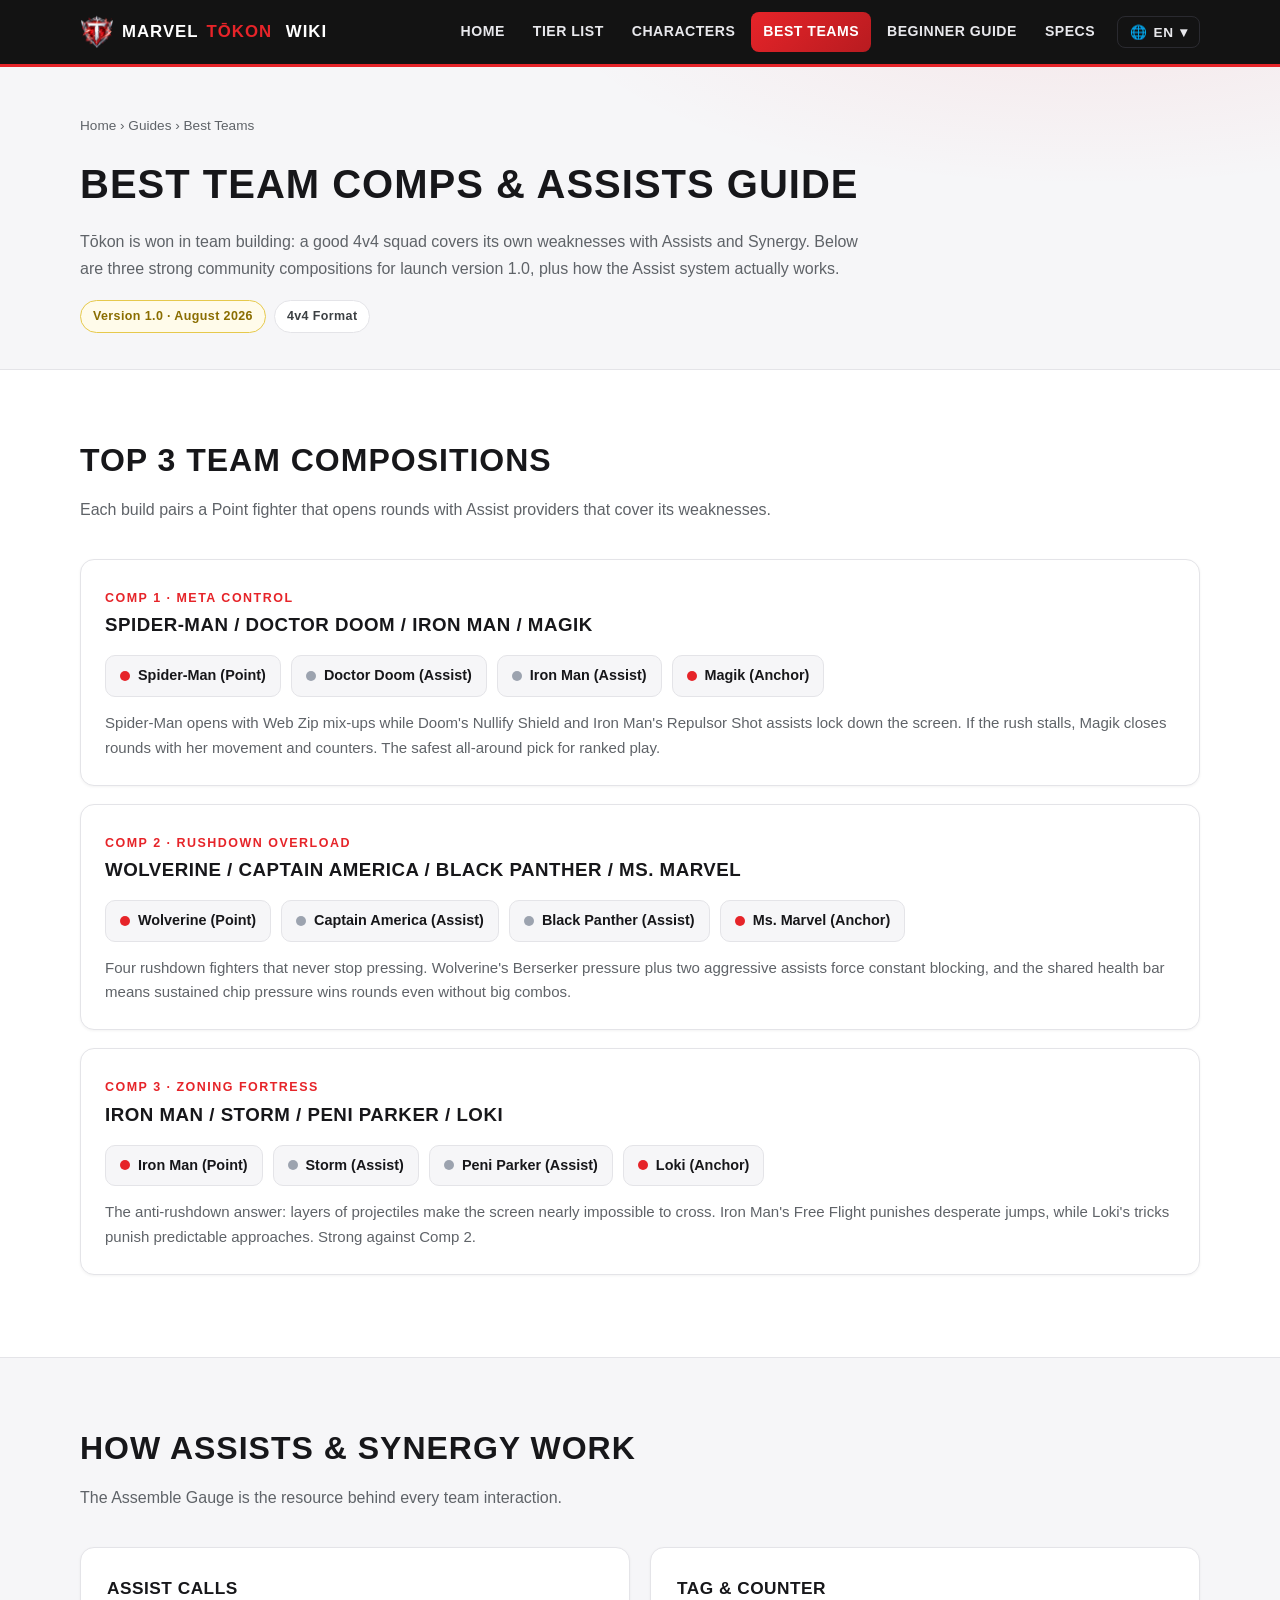
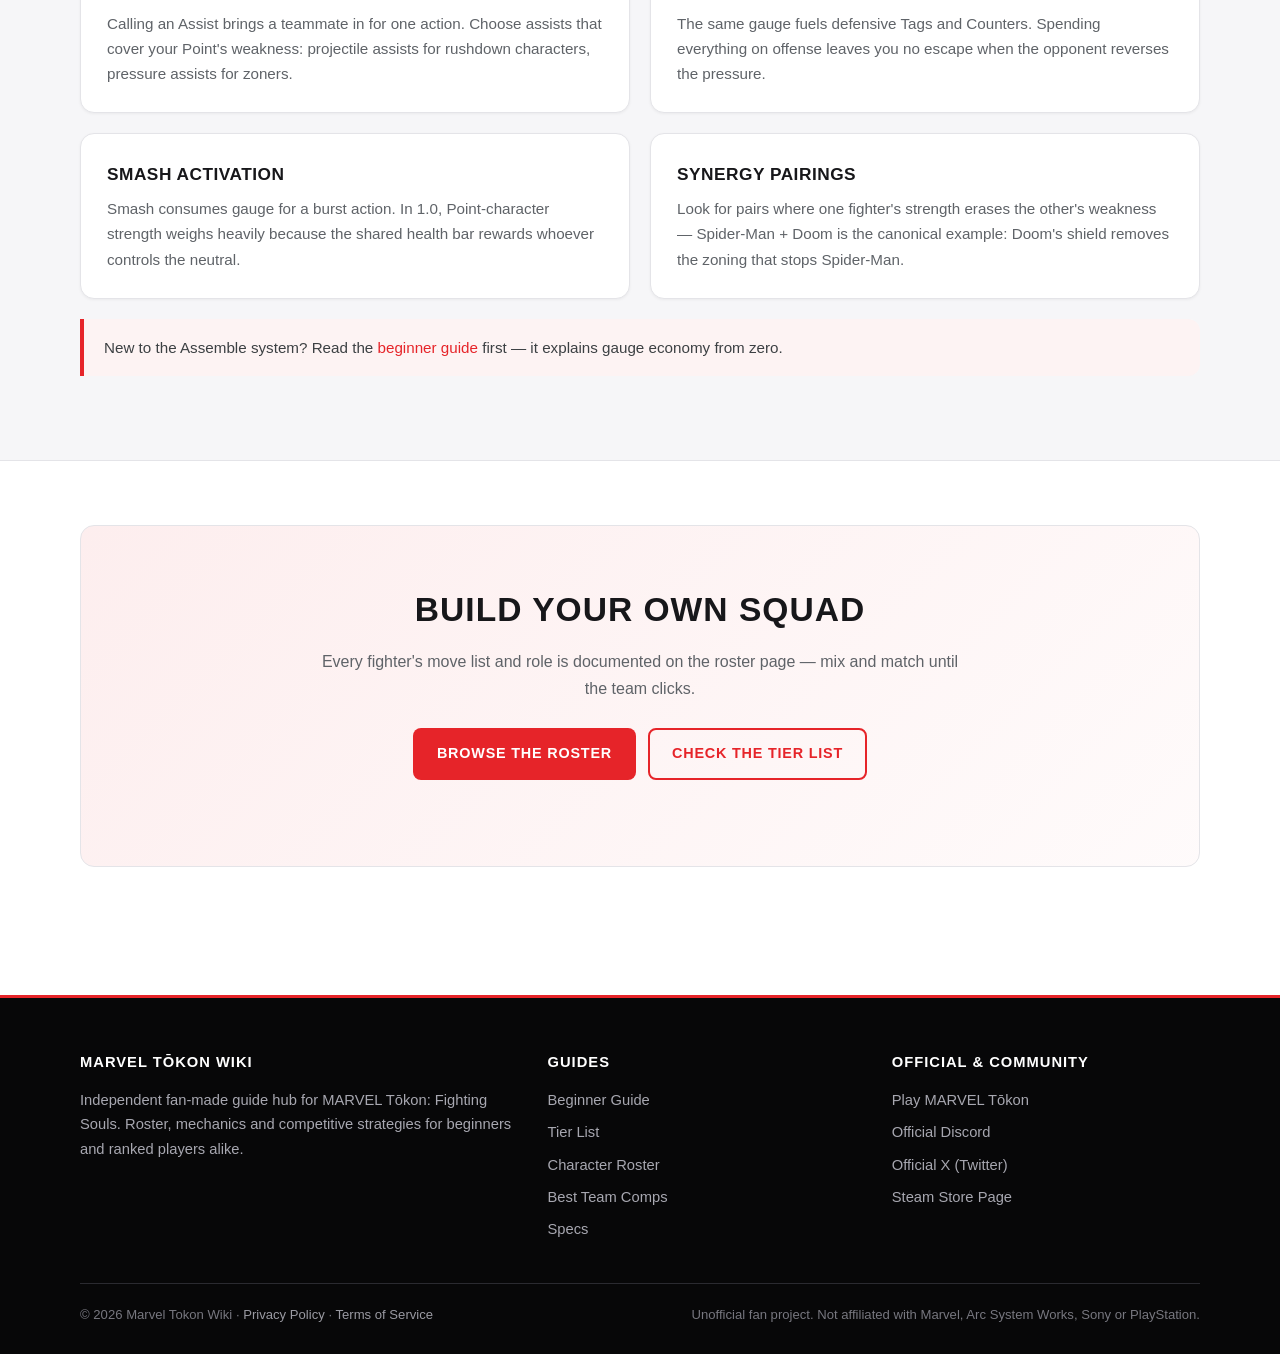
<file: guides/best-teams/index.html>
<!doctype html>
<html lang="en">
<head>
<!-- GA_SNIPPET -->
<!-- Google tag (gtag.js) -->
<script async src="https://www.googletagmanager.com/gtag/js?id=G-MLSF5EJ6S0"></script>
<script>
  window.dataLayer = window.dataLayer || [];
  function gtag(){dataLayer.push(arguments);}
  gtag('js', new Date());

  gtag('config', 'G-MLSF5EJ6S0');
</script>
<!-- /GA_SNIPPET -->
<meta charset="UTF-8">
<meta name="viewport" content="width=device-width, initial-scale=1.0">
<title>MARVEL Tōkon Best Team Comps &amp; Assists Guide</title>
<meta name="description" content="Strongest 4v4 team compositions, Assist synergies and Synergy explanations for current meta.">
<meta name="keywords" content="MARVEL Tokon best team comps, assists">
<link rel="canonical" href="https://www.marveltokonwiki.wiki/guides/best-teams/">
<meta property="og:type" content="article">
<meta property="og:site_name" content="Marvel Tokon Wiki">
<meta property="og:title" content="MARVEL Tōkon Best Team Comps &amp; Assists Guide">
<meta property="og:description" content="Strongest 4v4 team compositions, Assist synergies and Synergy explanations for the current meta.">
<meta property="og:url" content="https://www.marveltokonwiki.wiki/guides/best-teams/">
<meta name="twitter:card" content="summary">
<link rel="icon" href="/favicon.ico" sizes="any">
<link rel="icon" href="/favicon-32x32.png" type="image/png" sizes="32x32">
<link rel="apple-touch-icon" href="/apple-touch-icon.png">
<link rel="manifest" href="/site.webmanifest">
<link rel="stylesheet" href="/assets/css/style.css">
</head>
<body>
<header class="site-header">
  <div class="container nav-wrap">
    <a class="brand" href="/"><img src="/favicon-32x32.png" alt="Marvel Tokon Wiki logo">MARVEL <em>Tōkon</em>&nbsp;Wiki</a>
    <button class="nav-toggle" aria-label="Toggle navigation" aria-expanded="false">&#9776;</button>
    <ul class="nav-links">
      <li><a href="/" data-i18n="nav.home">Home</a></li>
      <li><a href="/tier-list/" data-i18n="nav.tier">Tier List</a></li>
      <li><a href="/characters/" data-i18n="nav.characters">Characters</a></li>
      <li><a href="/guides/best-teams/" class="active" data-i18n="nav.teams">Best Teams</a></li>
      <li><a href="/guides/beginner/" data-i18n="nav.beginner">Beginner Guide</a></li>
      <li><a href="/system-requirements/" data-i18n="nav.specs">Specs</a></li>
    </ul>
  </div>
</header>

<main>
  <section class="page-head">
    <div class="container">
      <nav class="breadcrumb" aria-label="Breadcrumb"><a href="/" data-i18n="nav.home">Home</a> &rsaquo; <a href="/">Guides</a> &rsaquo; Best Teams</nav>
      <h1 data-i18n="page.h1.teams">Best Team Comps &amp; Assists Guide</h1>
      <p class="lead" data-i18n="bt.lead">Tōkon is won in team building: a good 4v4 squad covers its own weaknesses with Assists and Synergy. Below are three strong community compositions for launch version 1.0, plus how the Assist system actually works.</p>
      <div class="meta-chips">
        <span class="chip gold" data-i18n="chip.v1">Version 1.0 &middot; August 2026</span>
        <span class="chip" data-i18n="chip.4v4f">4v4 Format</span>
      </div>
    </div>
  </section>

  <section class="section">
    <div class="container">
      <div class="section-head">
        <h2 data-i18n="bt.h2t">Top 3 Team Compositions</h2>
        <p data-i18n="bt.tp">Each build pairs a Point fighter that opens rounds with Assist providers that cover its weaknesses.</p>
      </div>

      <div class="team-box">
        <span class="team-tag" data-i18n="bt.tag1">Comp 1 &middot; Meta Control</span>
        <h3>Spider-Man / Doctor Doom / Iron Man / Magik</h3>
        <div class="team-slots">
          <span class="slot" data-i18n="bt.sl1"><i></i>Spider-Man (Point)</span>
          <span class="slot assist" data-i18n="bt.sl2"><i></i>Doctor Doom (Assist)</span>
          <span class="slot assist" data-i18n="bt.sl3"><i></i>Iron Man (Assist)</span>
          <span class="slot" data-i18n="bt.sl4"><i></i>Magik (Anchor)</span>
        </div>
        <p data-i18n="bt.p1">Spider-Man opens with Web Zip mix-ups while Doom's Nullify Shield and Iron Man's Repulsor Shot assists lock down the screen. If the rush stalls, Magik closes rounds with her movement and counters. The safest all-around pick for ranked play.</p>
      </div>

      <div class="team-box">
        <span class="team-tag" data-i18n="bt.tag2">Comp 2 &middot; Rushdown Overload</span>
        <h3>Wolverine / Captain America / Black Panther / Ms. Marvel</h3>
        <div class="team-slots">
          <span class="slot" data-i18n="bt.sl5"><i></i>Wolverine (Point)</span>
          <span class="slot assist" data-i18n="bt.sl6"><i></i>Captain America (Assist)</span>
          <span class="slot assist" data-i18n="bt.sl7"><i></i>Black Panther (Assist)</span>
          <span class="slot" data-i18n="bt.sl8"><i></i>Ms. Marvel (Anchor)</span>
        </div>
        <p data-i18n="bt.p2">Four rushdown fighters that never stop pressing. Wolverine's Berserker pressure plus two aggressive assists force constant blocking, and the shared health bar means sustained chip pressure wins rounds even without big combos.</p>
      </div>

      <div class="team-box">
        <span class="team-tag" data-i18n="bt.tag3">Comp 3 &middot; Zoning Fortress</span>
        <h3>Iron Man / Storm / Peni Parker / Loki</h3>
        <div class="team-slots">
          <span class="slot" data-i18n="bt.sl9"><i></i>Iron Man (Point)</span>
          <span class="slot assist" data-i18n="bt.sl10"><i></i>Storm (Assist)</span>
          <span class="slot assist" data-i18n="bt.sl11"><i></i>Peni Parker (Assist)</span>
          <span class="slot" data-i18n="bt.sl12"><i></i>Loki (Anchor)</span>
        </div>
        <p data-i18n="bt.p3">The anti-rushdown answer: layers of projectiles make the screen nearly impossible to cross. Iron Man's Free Flight punishes desperate jumps, while Loki's tricks punish predictable approaches. Strong against Comp 2.</p>
      </div>
    </div>
  </section>

  <section class="section section-alt">
    <div class="container">
      <div class="section-head">
        <h2 data-i18n="bt.h2h">How Assists &amp; Synergy Work</h2>
        <p data-i18n="bt.hp">The Assemble Gauge is the resource behind every team interaction.</p>
      </div>
      <div class="grid grid-2">
        <article class="card"><h3 data-i18n="bt.c1">Assist Calls</h3><p data-i18n="bt.c1d">Calling an Assist brings a teammate in for one action. Choose assists that cover your Point's weakness: projectile assists for rushdown characters, pressure assists for zoners.</p></article>
        <article class="card"><h3 data-i18n="bt.c2">Tag &amp; Counter</h3><p data-i18n="bt.c2d">The same gauge fuels defensive Tags and Counters. Spending everything on offense leaves you no escape when the opponent reverses the pressure.</p></article>
        <article class="card"><h3 data-i18n="bt.c3">Smash Activation</h3><p data-i18n="bt.c3d">Smash consumes gauge for a burst action. In 1.0, Point-character strength weighs heavily because the shared health bar rewards whoever controls the neutral.</p></article>
        <article class="card"><h3 data-i18n="bt.c4">Synergy Pairings</h3><p data-i18n="bt.c4d">Look for pairs where one fighter's strength erases the other's weakness &mdash; Spider-Man + Doom is the canonical example: Doom's shield removes the zoning that stops Spider-Man.</p></article>
      </div>
      <div class="callout" data-i18n="bt.co">New to the Assemble system? Read the <a href="/guides/beginner/">beginner guide</a> first &mdash; it explains gauge economy from zero.</div>
    </div>
  </section>

  <section class="section">
    <div class="container">
      <div class="final-cta">
        <h2 data-i18n="bt.finH">Build Your Own Squad</h2>
        <p data-i18n="bt.finP">Every fighter's move list and role is documented on the roster page &mdash; mix and match until the team clicks.</p>
        <div class="cta-row" style="justify-content:center">
          <a class="btn btn-primary" href="/characters/" data-i18n="bt.btn1">Browse the Roster</a>
          <a class="btn btn-outline" href="/tier-list/" data-i18n="bt.btn2">Check the Tier List</a>
        </div>
      </div>
    </div>
  </section>
</main>

<footer class="site-footer">
  <div class="container">
    <div class="footer-grid">
      <div>
        <h4>MARVEL Tōkon Wiki</h4>
        <p data-i18n="f.about1inner">Independent fan-made guide hub for MARVEL Tōkon: Fighting Souls. Roster, mechanics and competitive strategies for beginners and ranked players alike.</p>
      </div>
      <div>
        <h4 data-i18n="footer.guides">Guides</h4>
        <ul>
          <li><a href="/guides/beginner/" data-i18n="nav.beginner">Beginner Guide</a></li>
          <li><a href="/tier-list/" data-i18n="nav.tier">Tier List</a></li>
          <li data-i18n="f.roster"><a href="/characters/">Character Roster</a></li>
          <li data-i18n="f.teams"><a href="/guides/best-teams/">Best Team Comps</a></li>
          <li><a href="/system-requirements/" data-i18n="nav.specs">Specs</a></li>
        </ul>
      </div>
      <div>
        <h4 data-i18n="footer.official">Official &amp; Community</h4>
        <ul>
          <li><a href="https://www.playstation.com/games/marvel-tokon-fighting-souls/" target="_blank" rel="noopener" data-i18n="f.play">Play MARVEL Tōkon</a></li>
          <li><a href="https://discord.gg/marveltokonofficial" target="_blank" rel="noopener" data-i18n="f.discord">Official Discord</a></li>
          <li><a href="https://x.com/MARVELTokon" target="_blank" rel="noopener" data-i18n="f.x">Official X (Twitter)</a></li>
          <li><a href="https://store.steampowered.com/app/3787240/MARVEL_Tkon_Fighting_Souls/" target="_blank" rel="noopener" data-i18n="f.steam">Steam Store Page</a></li>
        </ul>
      </div>
    </div>
    <div class="footer-bottom">
      <span data-i18n="f.copy">&copy; <span data-year>2026</span> Marvel Tokon Wiki &middot; <a href="/privacy/">Privacy Policy</a> &middot; <a href="/terms/">Terms of Service</a></span>
      <span data-i18n="footer.disclaimer">Unofficial fan project. Not affiliated with Marvel, Arc System Works, Sony or PlayStation.</span>
    </div>
  </div>
</footer>
<script src="/assets/js/main.js"></script>
<script src="/assets/js/i18n-extra-es.js"></script>
<script src="/assets/js/i18n-extra-ja.js"></script>
<script src="/assets/js/i18n-extra-pt.js"></script>
<script src="/assets/js/i18n.js"></script>
</body>
</html>
</file>
<file: assets/css/style.css>
/* MARVEL Tokon Wiki - hybrid theme (official-style: dark masthead + light content) */
:root{
  --primary:#E62429;
  --primary-dark:#b81b20;
  --accent:#FFD700;               /* reserved for S-tier / gold chips */
  /* dark surfaces (nav / hero / footer) */
  --dark-bg:#0A0A0A;
  --dark-card:#161618;
  --dark-border:#2a2a30;
  --dark-text:#FFFFFF;
  --dark-muted:#a7a7b0;
  /* light surfaces (content) */
  --bg:#FFFFFF;
  --bg-soft:#f6f6f8;
  --card:#FFFFFF;
  --border:#e4e4e8;
  --text:#17171a;
  --muted:#5f6368;
  --radius:14px;
  --maxw:1160px;
}
*{margin:0;padding:0;box-sizing:border-box}
html{scroll-behavior:smooth}
body{background:var(--bg);color:var(--text);font-family:"Segoe UI",Roboto,"Helvetica Neue",Arial,"Noto Sans",sans-serif;line-height:1.65;-webkit-font-smoothing:antialiased}
img{max-width:100%;display:block}
a{color:var(--primary);text-decoration:none}
a:hover{text-decoration:underline}
.container{max-width:var(--maxw);margin:0 auto;padding:0 20px}
main{min-height:70vh}
h1,h2{letter-spacing:.5px}

/* ===== Header / Nav (dark) ===== */
.site-header{position:sticky;top:0;z-index:50;background:rgba(10,10,10,.96);backdrop-filter:blur(8px);border-bottom:3px solid var(--primary)}
.nav-wrap{display:flex;align-items:center;justify-content:space-between;height:64px}
.brand{display:flex;align-items:center;gap:8px;font-weight:800;font-size:1.05rem;color:#fff;letter-spacing:1px;text-transform:uppercase;white-space:nowrap}
.brand:hover{text-decoration:none}
.brand img{width:34px;height:34px;border-radius:8px}
.brand em{color:var(--primary);font-style:normal}
.nav-links{display:flex;align-items:center;gap:4px;list-style:none}
.nav-links a{display:block;padding:8px 12px;border-radius:8px;color:#e8e8ec;font-weight:600;font-size:.88rem;text-transform:uppercase;letter-spacing:.5px;white-space:nowrap}
.nav-links a:hover{background:var(--dark-card);text-decoration:none}
.nav-links a.active{color:#fff;background:linear-gradient(135deg,var(--primary),var(--primary-dark))}
.nav-toggle{display:none;background:none;border:1px solid var(--dark-border);border-radius:8px;color:#fff;font-size:1.4rem;padding:4px 12px;cursor:pointer}

/* ===== Buttons ===== */
.btn{display:inline-block;padding:12px 22px;border-radius:8px;font-weight:800;border:2px solid transparent;transition:transform .15s ease,background .15s ease;text-transform:uppercase;letter-spacing:.8px;font-size:.9rem}
.btn:hover{text-decoration:none;transform:translateY(-2px)}
.btn-primary{background:var(--primary);color:#fff}
.btn-primary:hover{background:var(--primary-dark)}
.btn-light{background:#fff;color:#0a0a0a}
.btn-light:hover{background:#e8e8ec}
.btn-outline{border-color:var(--primary);color:var(--primary);background:transparent}
.btn-outline:hover{background:rgba(230,36,41,.08)}
.btn-ghost{border-color:#3a3a40;color:#c9c9cf}
.btn-ghost:hover{color:#fff;border-color:var(--primary)}

/* ===== Hero (dark masthead) ===== */
.hero{position:relative;overflow:hidden;background:radial-gradient(1200px 500px at 70% -10%,rgba(230,36,41,.30),transparent 60%),radial-gradient(900px 420px at 15% 115%,rgba(230,36,41,.14),transparent 55%),var(--dark-bg);border-bottom:1px solid var(--dark-border)}
.hero-inner{padding:64px 0 58px;max-width:860px}
.hero-logo{width:150px;height:150px;border-radius:22px;box-shadow:0 0 0 1px rgba(255,255,255,.12),0 12px 40px rgba(230,36,41,.35);margin-bottom:22px}
.eyebrow{display:inline-block;font-size:.78rem;font-weight:800;letter-spacing:2.5px;text-transform:uppercase;color:#fff;border:1px solid rgba(230,36,41,.65);background:rgba(230,36,41,.18);padding:5px 14px;border-radius:999px;margin-bottom:18px}
.hero h1{font-size:clamp(2rem,5vw,3.2rem);line-height:1.12;text-transform:uppercase;letter-spacing:1px;margin-bottom:16px;color:#fff}
.hero h1 span{color:var(--primary)}
.hero .lead{color:var(--dark-muted);font-size:1.1rem;max-width:660px;margin-bottom:26px}
.cta-row{display:flex;flex-wrap:wrap;gap:12px;margin-bottom:30px}
.hero-stats{display:flex;flex-wrap:wrap;gap:10px;list-style:none}
.hero-stats li{background:var(--dark-card);border:1px solid var(--dark-border);padding:7px 14px;border-radius:999px;font-size:.84rem;font-weight:700;color:#d8d8de;letter-spacing:.4px}
.hero-stats li::before{content:"\26A1";margin-right:6px}
.video-note{margin-top:22px;font-size:.85rem;color:var(--dark-muted)}
.video-note a{color:var(--accent)}

/* ===== Sections (light) ===== */
.section{padding:64px 0}
.section-alt{background:var(--bg-soft);border-top:1px solid var(--border);border-bottom:1px solid var(--border)}
.section-head{max-width:760px;margin-bottom:36px}
.section-head h2{font-size:clamp(1.4rem,3vw,2rem);text-transform:uppercase;letter-spacing:1px;margin-bottom:10px}
.section-head p{color:var(--muted)}

/* ===== Cards grid (light) ===== */
.grid{display:grid;gap:20px}
.grid-3{grid-template-columns:repeat(3,1fr)}
.grid-4{grid-template-columns:repeat(4,1fr)}
.grid-2{grid-template-columns:repeat(2,1fr)}
.card{background:var(--card);border:1px solid var(--border);border-radius:var(--radius);padding:26px;box-shadow:0 1px 3px rgba(0,0,0,.05);transition:transform .18s ease,border-color .18s ease,box-shadow .18s ease}
.card:hover{transform:translateY(-4px);border-color:var(--primary);box-shadow:0 12px 30px rgba(230,36,41,.10)}
.card .num{display:inline-flex;align-items:center;justify-content:center;width:38px;height:38px;border-radius:8px;background:var(--primary);color:#fff;font-weight:800;margin-bottom:14px}
.card h3{font-size:1.08rem;margin-bottom:8px;text-transform:uppercase;letter-spacing:.5px}
.card h3 a{color:var(--text)}
.card p{color:var(--muted);font-size:.95rem}
.card .card-link{display:inline-block;margin-top:14px;font-weight:800;font-size:.85rem;color:var(--primary);text-transform:uppercase;letter-spacing:.6px}

/* ===== About game / stats (light) ===== */
.about-grid{display:grid;grid-template-columns:1.15fr .85fr;gap:40px;align-items:start}
.about-copy p{color:#3c4043;margin-bottom:14px}
.stat-grid{display:grid;grid-template-columns:repeat(2,1fr);gap:12px}
.stat-item{background:var(--card);border:1px solid var(--border);border-radius:10px;padding:16px}
.stat-item .label{font-size:.72rem;text-transform:uppercase;letter-spacing:1.2px;color:var(--muted);margin-bottom:4px}
.stat-item .value{font-weight:800;font-size:1.02rem}

/* ===== Final CTA (light) ===== */
.final-cta{text-align:center;background:linear-gradient(135deg,rgba(230,36,41,.08),rgba(230,36,41,.02)),var(--card);border:1px solid var(--border);border-radius:var(--radius);padding:56px 24px}
.final-cta h2{font-size:clamp(1.5rem,3vw,2.1rem);text-transform:uppercase;letter-spacing:1px;margin-bottom:12px}
.final-cta p{color:var(--muted);max-width:640px;margin:0 auto 26px}

/* ===== Footer (dark) ===== */
.site-footer{border-top:3px solid var(--primary);background:#070708;padding:52px 0 28px;margin-top:64px}
.footer-grid{display:grid;grid-template-columns:1.4fr 1fr 1fr;gap:36px;margin-bottom:34px}
.site-footer h4{font-size:.92rem;margin-bottom:14px;color:#fff;text-transform:uppercase;letter-spacing:1px}
.site-footer p,.site-footer li{color:var(--dark-muted);font-size:.92rem}
.site-footer ul{list-style:none}
.site-footer li{margin-bottom:8px}
.site-footer a{color:var(--dark-muted)}
.site-footer a:hover{color:var(--accent)}
.footer-bottom{border-top:1px solid var(--dark-border);padding-top:20px;display:flex;flex-wrap:wrap;justify-content:space-between;gap:10px;color:#77777f;font-size:.82rem}
.footer-bottom a{color:#9a9aa2}

/* ===== Page head (inner pages, light) ===== */
.page-head{padding:48px 0 36px;background:radial-gradient(900px 300px at 85% -20%,rgba(230,36,41,.07),transparent 60%),var(--bg-soft);border-bottom:1px solid var(--border)}
.breadcrumb{font-size:.85rem;color:var(--muted);margin-bottom:14px}
.breadcrumb a{color:var(--muted)}
.page-head h1{font-size:clamp(1.6rem,4vw,2.5rem);text-transform:uppercase;letter-spacing:1px;margin-bottom:12px}
.page-head .lead{color:var(--muted);max-width:780px}
.meta-chips{display:flex;flex-wrap:wrap;gap:8px;margin-top:18px}
.chip{background:var(--card);border:1px solid var(--border);border-radius:999px;padding:5px 12px;font-size:.78rem;font-weight:700;color:#3c4043;letter-spacing:.4px}
.chip.gold{color:#8a6d00;border-color:#e6c94c;background:#fffbea}

/* ===== Tables (light, high readability) ===== */
.table-wrap{overflow-x:auto;border:1px solid var(--border);border-radius:var(--radius);background:var(--card);box-shadow:0 1px 3px rgba(0,0,0,.05)}
table{width:100%;border-collapse:collapse;font-size:.95rem;min-width:560px}
th,td{text-align:left;padding:12px 16px;border-bottom:1px solid #ececf0;vertical-align:top}
th{background:#f3f4f6;font-size:.76rem;text-transform:uppercase;letter-spacing:1px;color:var(--muted)}
tr:last-child td{border-bottom:none}
td .input{font-family:Consolas,Menlo,monospace;background:#f6f6f8;border:1px solid var(--border);border-radius:6px;padding:2px 8px;font-size:.85rem;color:var(--primary-dark);white-space:nowrap;font-weight:700}
.move-name{font-weight:700;color:var(--text)}

/* ===== Tabs (light) ===== */
.tabs{margin:26px 0}
.tab-buttons{display:flex;flex-wrap:wrap;gap:8px;border-bottom:2px solid var(--border)}
.tab-buttons button{background:none;border:none;border-bottom:3px solid transparent;color:var(--muted);font-weight:800;font-size:.95rem;padding:10px 18px;cursor:pointer;margin-bottom:-2px;text-transform:uppercase;letter-spacing:.8px}
.tab-buttons button:hover{color:var(--text)}
.tab-buttons button.active{color:var(--primary);border-bottom-color:var(--primary)}
.tab-panel{display:none;padding:22px 0}
.tab-panel.active{display:block}

/* ===== Accordion (light) ===== */
.accordion{border:1px solid var(--border);border-radius:var(--radius);overflow:hidden;background:var(--card);box-shadow:0 1px 3px rgba(0,0,0,.05)}
.accordion-item + .accordion-item{border-top:1px solid var(--border)}
.accordion-item button{width:100%;display:flex;justify-content:space-between;align-items:center;background:none;border:none;color:var(--text);font-weight:700;font-size:1rem;padding:16px 20px;cursor:pointer;text-align:left}
.accordion-item button::after{content:"+";font-size:1.3rem;color:var(--primary);transition:transform .2s}
.accordion-item.open button::after{transform:rotate(45deg)}
.accordion-body{display:none;padding:0 20px 16px;color:var(--muted);font-size:.95rem}
.accordion-item.open .accordion-body{display:block}

/* ===== Tier list (light) ===== */
.tier-row{display:flex;gap:16px;margin-bottom:14px;align-items:stretch}
.tier-label{flex:0 0 84px;display:flex;align-items:center;justify-content:center;font-size:1.9rem;font-weight:900;border-radius:12px;color:#0a0a0a}
.tier-label.s{background:linear-gradient(135deg,#FFD700,#ffb300)}
.tier-label.a{background:linear-gradient(135deg,#E62429,#a3171c);color:#fff}
.tier-label.b{background:linear-gradient(135deg,#3b82f6,#1d4ed8);color:#fff}
.tier-label.c{background:linear-gradient(135deg,#9ca3af,#6b7280);color:#fff}
.tier-cells{display:flex;flex-wrap:wrap;gap:8px;background:var(--card);border:1px solid var(--border);border-radius:12px;padding:12px;flex:1}
.tier-cells span{background:#f6f6f8;border:1px solid var(--border);padding:6px 12px;border-radius:8px;font-size:.88rem;font-weight:600}
.tier-note{color:var(--muted);font-size:.92rem;margin-top:18px}

/* ===== Character roster (light poster cards) ===== */
.filter-bar{display:flex;flex-wrap:wrap;gap:10px;margin-bottom:24px;align-items:center}
.filter-bar button{background:var(--card);border:1px solid var(--border);color:var(--muted);border-radius:999px;padding:7px 16px;font-weight:700;font-size:.86rem;cursor:pointer;text-transform:uppercase;letter-spacing:.5px}
.filter-bar button.active{background:var(--primary);border-color:var(--primary);color:#fff}
.filter-bar input{background:var(--card);border:1px solid var(--border);border-radius:999px;color:var(--text);padding:8px 16px;font-size:.9rem;min-width:200px}
.roster-grid{display:grid;grid-template-columns:repeat(auto-fill,minmax(200px,1fr));gap:16px}
.char-card{position:relative;background:var(--card);border:1px solid var(--border);border-radius:var(--radius);padding:26px 18px 20px;text-align:center;box-shadow:0 1px 3px rgba(0,0,0,.05);transition:transform .18s ease,border-color .18s ease,box-shadow .18s ease;overflow:hidden}
.char-card::after{content:"";position:absolute;left:0;right:0;bottom:0;height:4px;background:transparent;transition:background .18s}
.char-card:hover{transform:scale(1.04);border-color:var(--primary);box-shadow:0 14px 34px rgba(0,0,0,.14);z-index:2}
.char-card.has-page::after{background:var(--primary)}
.char-card .avatar{width:64px;height:64px;margin:0 auto 12px;border-radius:50%;display:flex;align-items:center;justify-content:center;font-size:1.5rem;font-weight:900;color:#fff;background:linear-gradient(135deg,var(--primary),#5a0d10)}
.char-card h3{font-size:1rem;margin-bottom:6px;text-transform:uppercase;letter-spacing:.5px}
.char-card h3 a{color:var(--text)}
.char-card .role{font-size:.74rem;color:var(--primary);font-weight:800;text-transform:uppercase;letter-spacing:1.2px}
.char-card .team{font-size:.78rem;color:var(--muted);margin-top:4px}
.team-section h2{font-size:1.12rem;color:var(--text);margin:28px 0 12px;border-left:4px solid var(--primary);padding-left:10px;text-transform:uppercase;letter-spacing:.8px}

/* ===== Specs / key-value (light) ===== */
.kv{display:grid;grid-template-columns:repeat(2,1fr);gap:12px}
.kv .cell{background:var(--card);border:1px solid var(--border);border-radius:10px;padding:14px 16px}
.kv .cell .k{font-size:.74rem;text-transform:uppercase;letter-spacing:1px;color:var(--muted)}
.kv .cell .v{font-weight:700;margin-top:2px}
.callout{border-left:4px solid var(--primary);background:#fdf3f3;border-radius:0 12px 12px 0;padding:16px 20px;color:#3c4043;margin:20px 0;font-size:.95rem}
.callout.gold{border-left-color:var(--accent);background:#fffbea}
ul.checklist{list-style:none;margin:12px 0}
ul.checklist li{padding-left:26px;position:relative;margin-bottom:8px;color:#3c4043}
ul.checklist li::before{content:"\2713";position:absolute;left:0;color:var(--primary);font-weight:900}
ol.steps{margin:12px 0 12px 22px;color:#3c4043}
ol.steps li{margin-bottom:8px}

/* ===== Team builder visual (light) ===== */
.team-box{background:var(--card);border:1px solid var(--border);border-radius:var(--radius);padding:24px;margin-bottom:18px;box-shadow:0 1px 3px rgba(0,0,0,.05)}
.team-box h3{margin-bottom:6px;text-transform:uppercase;letter-spacing:.5px}
.team-box .team-tag{font-size:.78rem;font-weight:800;color:var(--primary);text-transform:uppercase;letter-spacing:1.5px}
.team-slots{display:flex;flex-wrap:wrap;gap:10px;margin:14px 0}
.team-slots .slot{display:flex;align-items:center;gap:8px;background:#f6f6f8;border:1px solid var(--border);border-radius:10px;padding:8px 14px;font-weight:700;font-size:.9rem}
.team-slots .slot i{width:10px;height:10px;border-radius:50%;background:var(--primary);font-style:normal}
.team-slots .slot.assist i{background:#9ca3af}
.team-box p{color:var(--muted);font-size:.94rem}

/* ===== Responsive ===== */
@media (max-width:960px){
  .grid-4{grid-template-columns:repeat(2,1fr)}
  .grid-3{grid-template-columns:repeat(2,1fr)}
  .about-grid{grid-template-columns:1fr}
  .footer-grid{grid-template-columns:1fr 1fr}
}
@media (max-width:720px){
  .nav-toggle{display:block}
  .nav-links{position:absolute;top:67px;left:0;right:0;flex-direction:column;align-items:stretch;background:#0c0c0e;border-bottom:1px solid var(--dark-border);padding:10px 16px;display:none}
  .nav-links.open{display:flex}
  .nav-links a{padding:12px 14px}
  .grid-2,.grid-3,.grid-4{grid-template-columns:1fr}
  .hero-inner{padding:48px 0 42px}
  .hero-logo{width:110px;height:110px}
  .kv,.stat-grid{grid-template-columns:1fr}
  .tier-row{flex-direction:column}
  .tier-label{flex:0 0 48px}
  .footer-grid{grid-template-columns:1fr}
}

/* ===== Layout hardening (nav overflow + mobile CTAs) ===== */
@media (max-width:1080px){
  .brand{font-size:.95rem}
  .nav-links a{padding:8px 9px;font-size:.82rem;letter-spacing:.3px}
}
@media (max-width:480px){
  .btn{padding:11px 16px;font-size:.82rem}
  .cta-row{gap:10px}
  .cta-row .btn{flex:1 1 100%;text-align:center}
  .hero h1{letter-spacing:.5px}
}

/* ===== Language dropdown (dark nav) ===== */
.lang{position:relative;margin-left:6px}
.lang-btn{display:flex;align-items:center;gap:6px;background:none;border:1px solid var(--dark-border);border-radius:8px;color:#e8e8ec;font-weight:700;font-size:.85rem;padding:7px 12px;cursor:pointer;letter-spacing:.5px}
.lang-btn:hover{border-color:var(--primary);color:#fff}
.lang-menu{position:absolute;right:0;top:calc(100% + 8px);background:#0c0c0e;border:1px solid var(--dark-border);border-radius:10px;display:none;min-width:170px;z-index:60;list-style:none;padding:6px;box-shadow:0 14px 34px rgba(0,0,0,.5)}
.lang-menu.open{display:block}
.lang-menu button{width:100%;text-align:left;background:none;border:none;color:#e8e8ec;padding:9px 12px;border-radius:6px;cursor:pointer;font-size:.88rem;font-weight:600}
.lang-menu button:hover{background:var(--dark-card);color:#fff}
.lang-menu button.active{color:var(--primary)}
@media (max-width:720px){
  .lang{margin-left:0}
  .lang-menu{right:auto;left:0}
}
</file>
